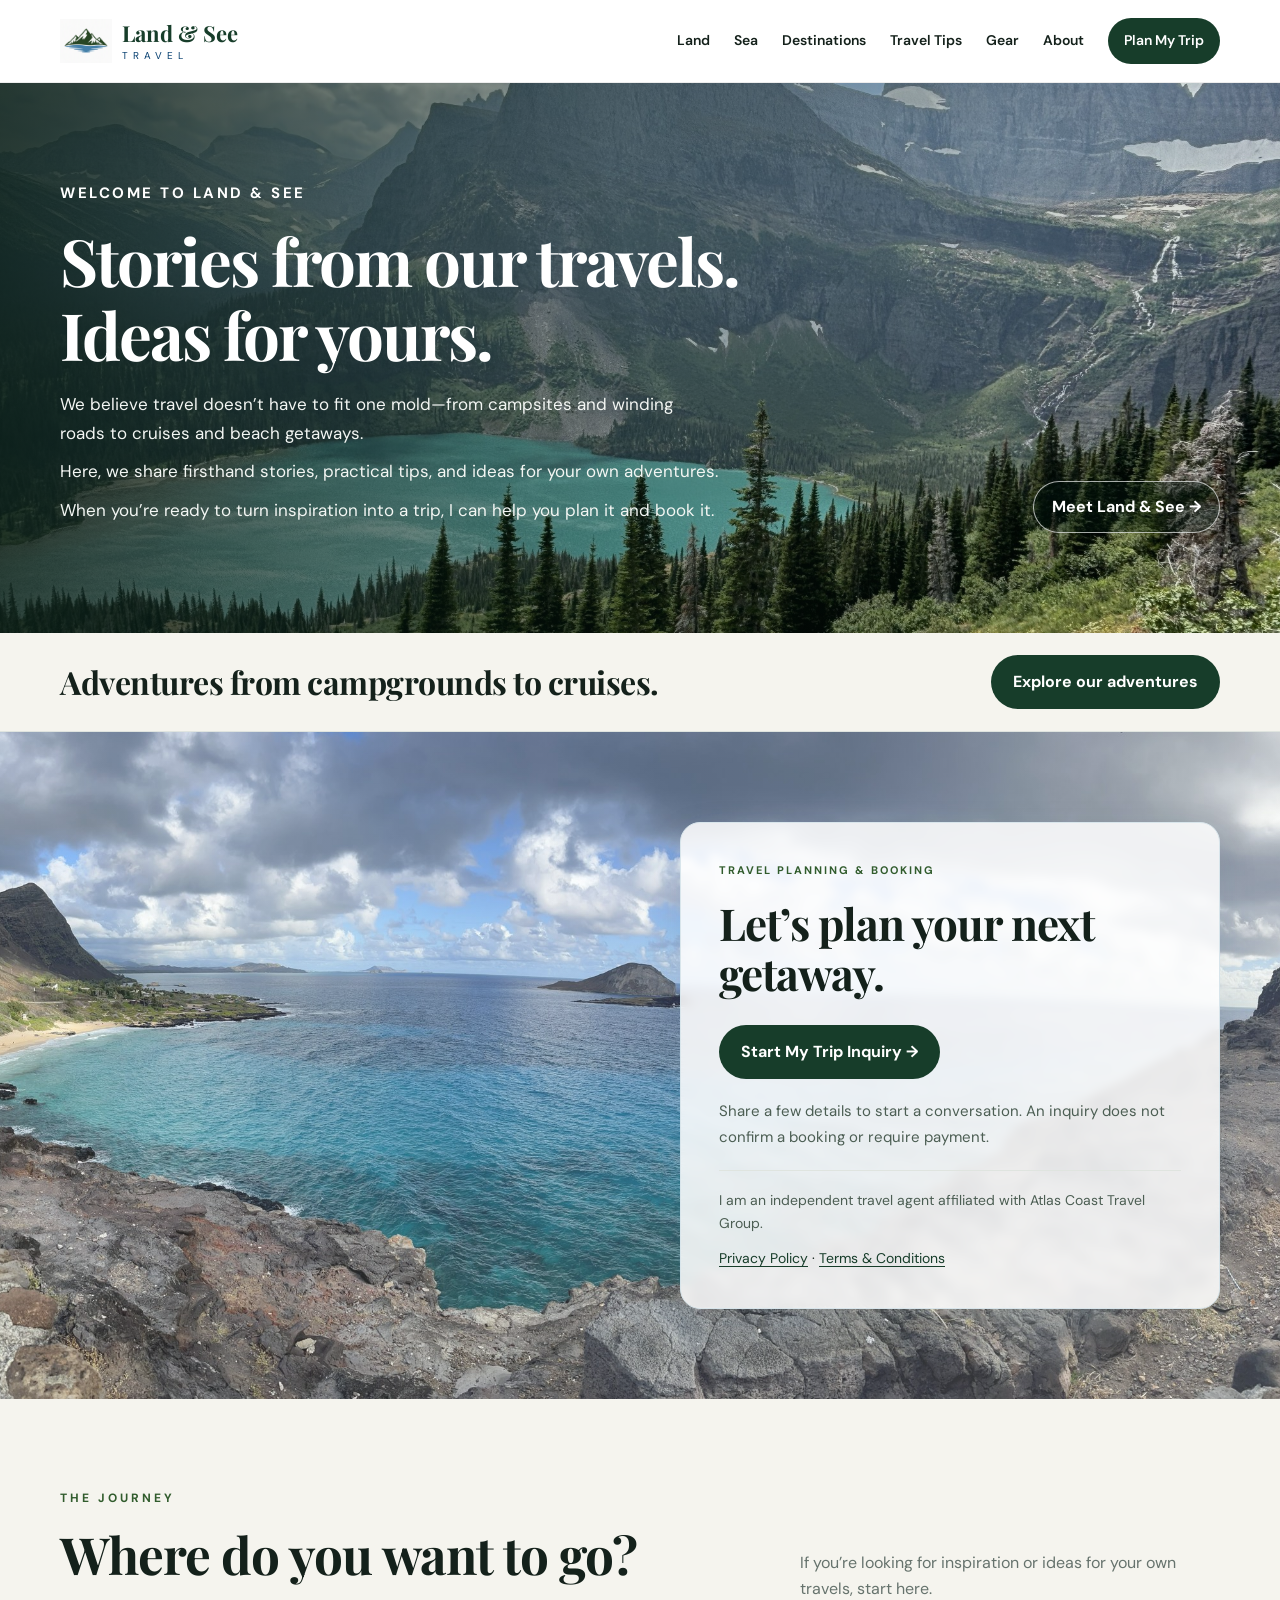
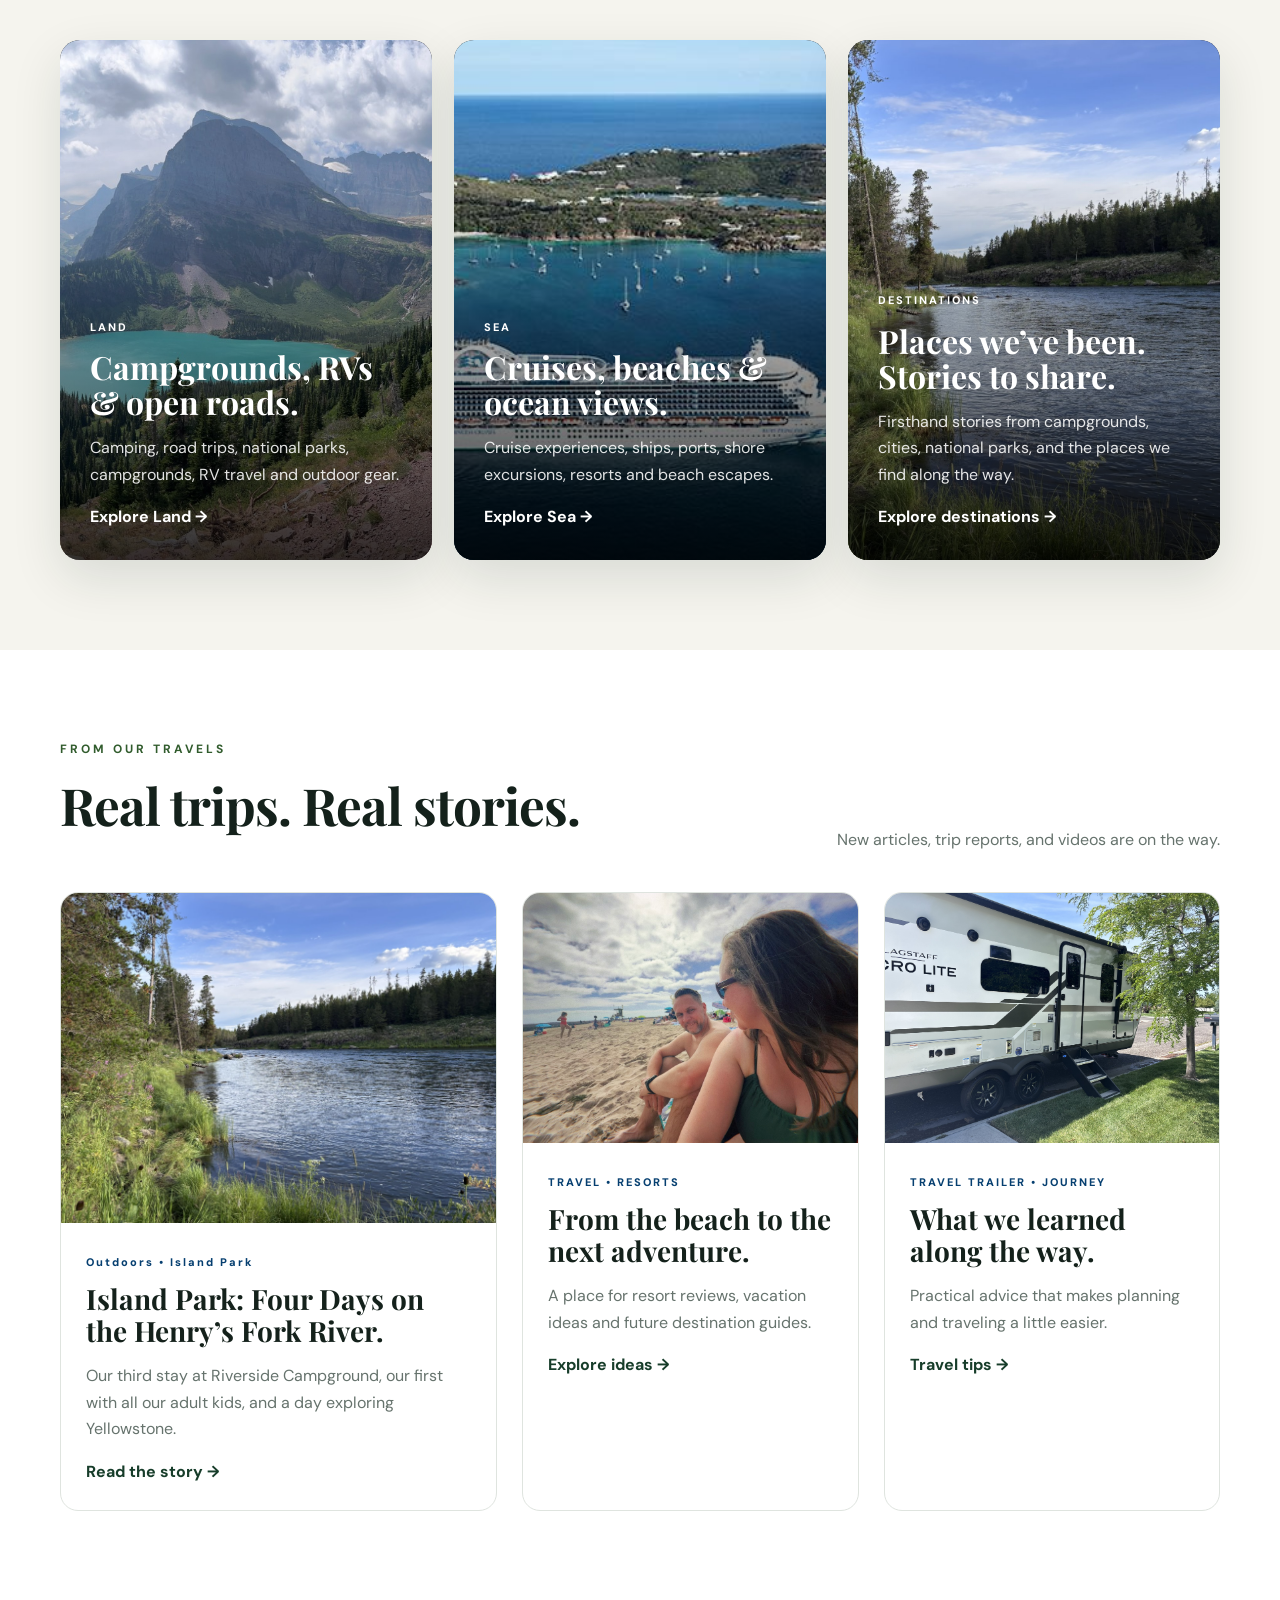
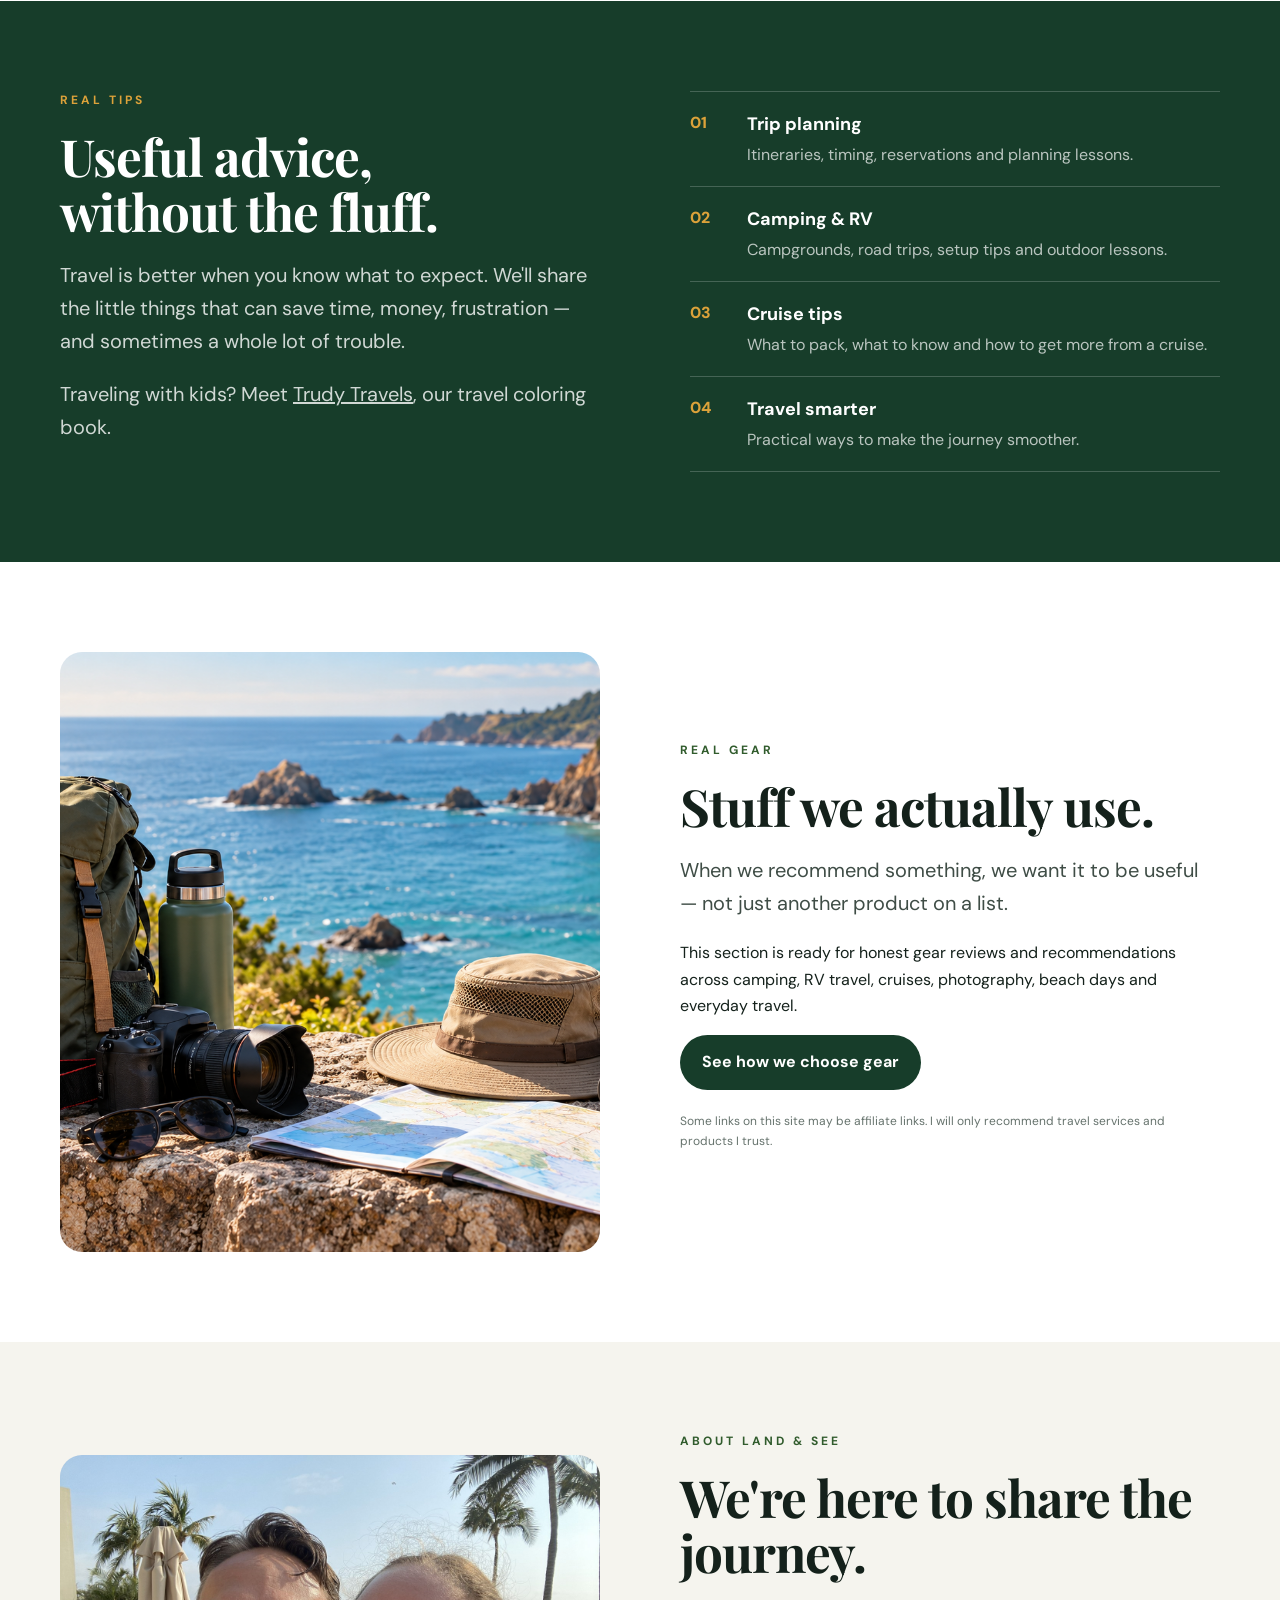
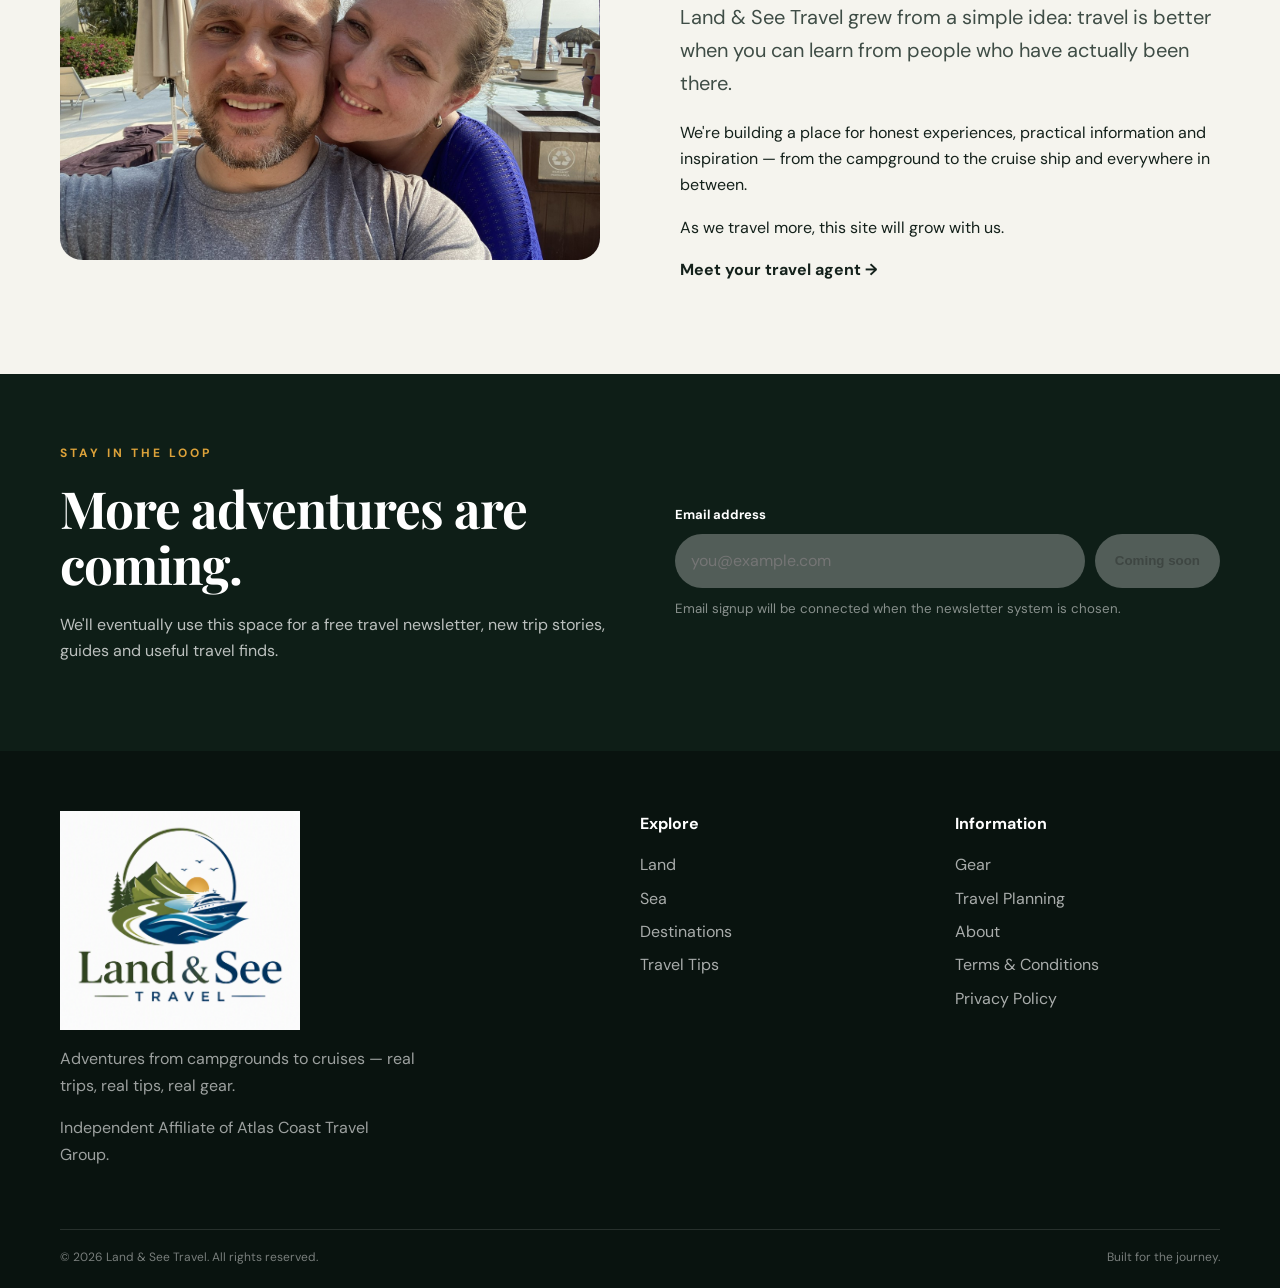
<file: index.html>
<!doctype html>
<html lang="en">
<head>
  <meta charset="utf-8">
  <meta name="viewport" content="width=device-width, initial-scale=1">
  <title>Land & See Travel | Real Trips. Real Tips. Real Gear.</title>
  <meta name="description" content="Land & See Travel shares real trips, practical travel tips, camping and RV adventures, cruises, destinations, and gear that actually works.">
  <meta name="theme-color" content="#173d2a">
  <meta property="og:title" content="Land & See Travel">
  <meta property="og:description" content="Adventures from campgrounds to cruises — real trips, real tips, real gear.">
  <meta property="og:type" content="website">
  <link rel="icon" href="assets/logo-mark.png">
  <link rel="preconnect" href="https://fonts.googleapis.com">
  <link rel="preconnect" href="https://fonts.gstatic.com" crossorigin>
  <link href="https://fonts.googleapis.com/css2?family=DM+Sans:wght@400;500;600;700&family=Playfair+Display:wght@600;700&display=swap" rel="stylesheet">
  <link rel="stylesheet" href="styles.css?v=single-card-4">
</head>
<body class="home-page">

  <header class="site-header">
    <div class="container nav-wrap">
      <a class="brand" href="#top" aria-label="Land & See Travel home">
        <img src="assets/logo-mark.png" alt="Land & See Travel" class="brand-mark">
        <span class="brand-text"><strong>Land &amp; See</strong><small>TRAVEL</small></span>
      </a>

      <button class="menu-toggle" aria-label="Open navigation" aria-expanded="false">☰</button>

      <nav class="nav">
        <a href="#land">Land</a>
        <a href="#sea">Sea</a>
        <a href="Destinations.html">Destinations</a>
        <a href="#tips">Travel Tips</a>
        <a href="#gear">Gear</a>
        <a href="#about">About</a>
        <a class="nav-cta" href="/#booking">Plan My Trip</a>
      </nav>
    </div>
  </header>

  <main id="top">

    <section class="hero">
      <div class="hero-image" role="img" aria-label="Mountain lake landscape"></div>
      <div class="hero-overlay"></div>

      <div class="container hero-content">
        <p class="eyebrow">WELCOME TO LAND &amp; SEE</p>
        <h1>Stories from our travels.<br><em>Ideas for yours.</em></h1>
        <div class="hero-welcome-copy">
          <p>We believe travel doesn’t have to fit one mold—from campsites and winding roads to cruises and beach getaways.</p>
          <p>Here, we share firsthand stories, practical tips, and ideas for your own adventures.</p>
          <p>When you’re ready to turn inspiration into a trip, I can help you plan it and book it.</p>
        </div>
        <a class="hero-meet-link text-link light" href="#about">Meet Land &amp; See →</a>
      </div>
    </section>

    <section class="intro section" aria-labelledby="explore-title">
      <div class="container explore-band">
        <h2 id="explore-title">Adventures from campgrounds to cruises.</h2>
        <div class="hero-actions">
          <a class="button button-dark" href="#adventures">Explore our adventures</a>
        </div>
      </div>
    </section>

    <section id="booking" class="section booking-section" aria-labelledby="booking-title">
      <span id="plan" class="booking-anchor" aria-hidden="true"></span>
      <div class="container booking-inner">
        <div class="booking-card">
          <p class="eyebrow green">TRAVEL PLANNING &amp; BOOKING</p>
          <h2 id="booking-title">Let’s plan your next getaway.</h2>
          <a class="button button-dark" href="https://book.landseetravel.com/form/atlas-466cce">Start My Trip Inquiry →</a>
          <p class="booking-help">Share a few details to start a conversation. An inquiry does not confirm a booking or require payment.</p>
          <p class="booking-affiliation">I am an independent travel agent affiliated with Atlas Coast Travel Group.</p>
          <p class="booking-policies"><a href="privacy-policy.html">Privacy Policy</a> · <a href="Terms-and-Conditions.html">Terms &amp; Conditions</a></p>
        </div>
      </div>
    </section>


    <section id="adventures" class="section soft">
      <div class="container">

        <div class="section-heading">
          <div>
            <p class="eyebrow green">THE JOURNEY</p>
            <h2>Where do you want to go?</h2>
          </div>
          <p>If you’re looking for inspiration or ideas for your own travels, start here.</p>
        </div>

        <div class="adventure-grid">

          <a id="land" class="adventure-card card-land" href="Land-Travel.html">
            <img src="assets/mountain-road.jpeg" alt="Road through a mountain landscape" loading="lazy">
            <div class="card-content">
              <span>LAND</span>
              <h3>Campgrounds, RVs &amp; open roads.</h3>
              <p>Camping, road trips, national parks, campgrounds, RV travel and outdoor gear.</p>
              <strong>Explore Land →</strong>
            </div>
          </a>

          <a id="sea" class="adventure-card card-sea" href="#latest">
            <img src="assets/princess-ship.jpg" alt="Princess cruise ship at sea" loading="lazy">
            <div class="card-content">
              <span>SEA</span>
              <h3>Cruises, beaches &amp; ocean views.</h3>
              <p>Cruise experiences, ships, ports, shore excursions, resorts and beach escapes.</p>
              <strong>Explore Sea →</strong>
            </div>
          </a>

          <a id="destinations" class="adventure-card card-dest" href="Destinations.html">
            <img src="assets/island-park/river-at-camp.jpg" alt="The Henry’s Fork beside our campsite in Island Park" loading="lazy">
            <div class="card-content">
              <span>DESTINATIONS</span>
              <h3>Places we’ve been. Stories to share.</h3>
              <p>Firsthand stories from campgrounds, cities, national parks, and the places we find along the way.</p>
              <strong>Explore destinations →</strong>
            </div>
          </a>

        </div>
      </div>
    </section>

    <section id="latest" class="section">
      <div class="container">

        <div class="section-heading">
          <div>
            <p class="eyebrow green">FROM OUR TRAVELS</p>
            <h2>Real trips. Real stories.</h2>
          </div>
          <p>New articles, trip reports, and videos are on the way.</p>
        </div>

        <div class="story-grid">

          <article class="story featured">
            <img src="assets/island-park/river-at-camp.jpg" alt="The Henry’s Fork River in Island Park" loading="lazy">
            <div class="story-body">
              <span class="tag">Outdoors • Island Park</span>
              <h3>Island Park: Four Days on the Henry’s Fork River.</h3>
              <p>Our third stay at Riverside Campground, our first with all our adult kids, and a day exploring Yellowstone.</p>
              <a href="Island-Park.html">Read the story →</a>
            </div>
          </article>

          <article class="story">
            <img src="assets/resort-couple.jpeg" alt="Travelers at a beach resort" loading="lazy">
            <div class="story-body">
              <span class="tag">TRAVEL • RESORTS</span>
              <h3>From the beach to the next adventure.</h3>
              <p>A place for resort reviews, vacation ideas and future destination guides.</p>
              <a href="Destinations.html">Explore ideas →</a>
            </div>
          </article>

          <article class="story">
            <img src="assets/Flagstaff-trailer.jpg" alt="Picture of Trailer in front of house" loading="lazy">
            <div class="story-body">
              <span class="tag">TRAVEL TRAILER • JOURNEY</span>
              <h3>What we learned along the way.</h3>
              <p>Practical advice that makes planning and traveling a little easier.</p>
              <a href="#tips">Travel tips →</a>
            </div>
          </article>

        </div>
      </div>
    </section>

    <section id="tips" class="section dark-section">
      <div class="container feature-grid">

        <div>
          <p class="eyebrow gold">REAL TIPS</p>
          <h2>Useful advice,<br>without the fluff.</h2>
          <p class="large">Travel is better when you know what to expect. We'll share the little things that can save time, money, frustration — and sometimes a whole lot of trouble.</p>
         <p class="large">Traveling with kids? Meet <a href="Trudy-Travels.html">Trudy Travels</a>, our travel coloring book.</p>
        </div>

        <div class="tips-list">
          <div>
            <span>01</span>
            <strong>Trip planning</strong>
            <p>Itineraries, timing, reservations and planning lessons.</p>
          </div>

          <div>
            <span>02</span>
            <strong>Camping &amp; RV</strong>
            <p>Campgrounds, road trips, setup tips and outdoor lessons.</p>
          </div>

          <div>
            <span>03</span>
            <strong>Cruise tips</strong>
            <p>What to pack, what to know and how to get more from a cruise.</p>
          </div>

          <div>
            <span>04</span>
            <strong>Travel smarter</strong>
            <p>Practical ways to make the journey smoother.</p>
          </div>
        </div>

      </div>
    </section>

    <section id="gear" class="section gear-section">
      <div class="container gear-grid">

        <div class="gear-image">
          <img src="assets/Travel-gear-3.jpg" alt="Travel gear for coastal adventures" loading="lazy">
        </div>

        <div class="gear-copy">
          <p class="eyebrow green">REAL GEAR</p>
          <h2>Stuff we actually use.</h2>
          <p class="lead">When we recommend something, we want it to be useful — not just another product on a list.</p>
          <p>This section is ready for honest gear reviews and recommendations across camping, RV travel, cruises, photography, beach days and everyday travel.</p>
          <a class="button button-dark" href="#about">See how we choose gear</a>
          <p class="small-note">Some links on this site may be affiliate links. I will only recommend travel services and products I trust.</p>
        </div>

      </div>
    </section>


    <section id="about" class="section about-section">
      <div class="container about-grid">

        <div class="about-photo">
          <img src="assets/ryan-angi-beach.jpg" alt="Ryan and Angi smiling together by the beach" loading="lazy">
        </div>

        <div>
          <p class="eyebrow green">ABOUT LAND &amp; SEE</p>
          <h2>We're here to share the journey.</h2>
          <p class="lead">Land &amp; See Travel grew from a simple idea: travel is better when you can learn from people who have actually been there.</p>
          <p>We're building a place for honest experiences, practical information and inspiration — from the campground to the cruise ship and everywhere in between.</p>
          <p>As we travel more, this site will grow with us.</p>
          <a class="text-link" href="https://book.landseetravel.com">Meet your travel agent →</a>
        </div>

      </div>
    </section>

    <section class="newsletter">
      <div class="container newsletter-inner">

        <div>
          <p class="eyebrow gold">STAY IN THE LOOP</p>
          <h2>More adventures are coming.</h2>
          <p>We'll eventually use this space for a free travel newsletter, new trip stories, guides and useful travel finds.</p>
        </div>

        <form class="signup-form" onsubmit="return false;">
          <label for="email">Email address</label>

          <div class="form-row">
            <input id="email" type="email" placeholder="you@example.com" disabled>
            <button type="submit" disabled>Coming soon</button>
          </div>

          <small>Email signup will be connected when the newsletter system is chosen.</small>
        </form>

      </div>
    </section>

  </main>

  <footer class="footer">
    <div class="container footer-grid">

      <div>
        <img src="assets/logo-full.png" alt="Land & See Travel" class="footer-logo">
        <p>Adventures from campgrounds to cruises — real trips, real tips, real gear.</p>
        <p>Independent Affiliate of Atlas Coast Travel Group.</p>
      </div>

      <div>
        <h4>Explore</h4>
        <a href="#land">Land</a>
        <a href="#sea">Sea</a>
        <a href="Destinations.html">Destinations</a>
        <a href="#tips">Travel Tips</a>
      </div>

      <div>
        <h4>Information</h4>
        <a href="#gear">Gear</a>
        <a href="/#booking">Travel Planning</a>
        <a href="#about">About</a>
        <a href="Terms-and-Conditions.html">Terms &amp; Conditions</a>
        <a href="privacy-policy.html">Privacy Policy</a>
      </div>

    </div>

    <div class="container footer-bottom">
      <span>© <span id="year"></span> Land &amp; See Travel. All rights reserved.</span>
      <span>Built for the journey.</span>
    </div>
  </footer>

  <script src="script.js"></script>
</body>
</html>
</file>
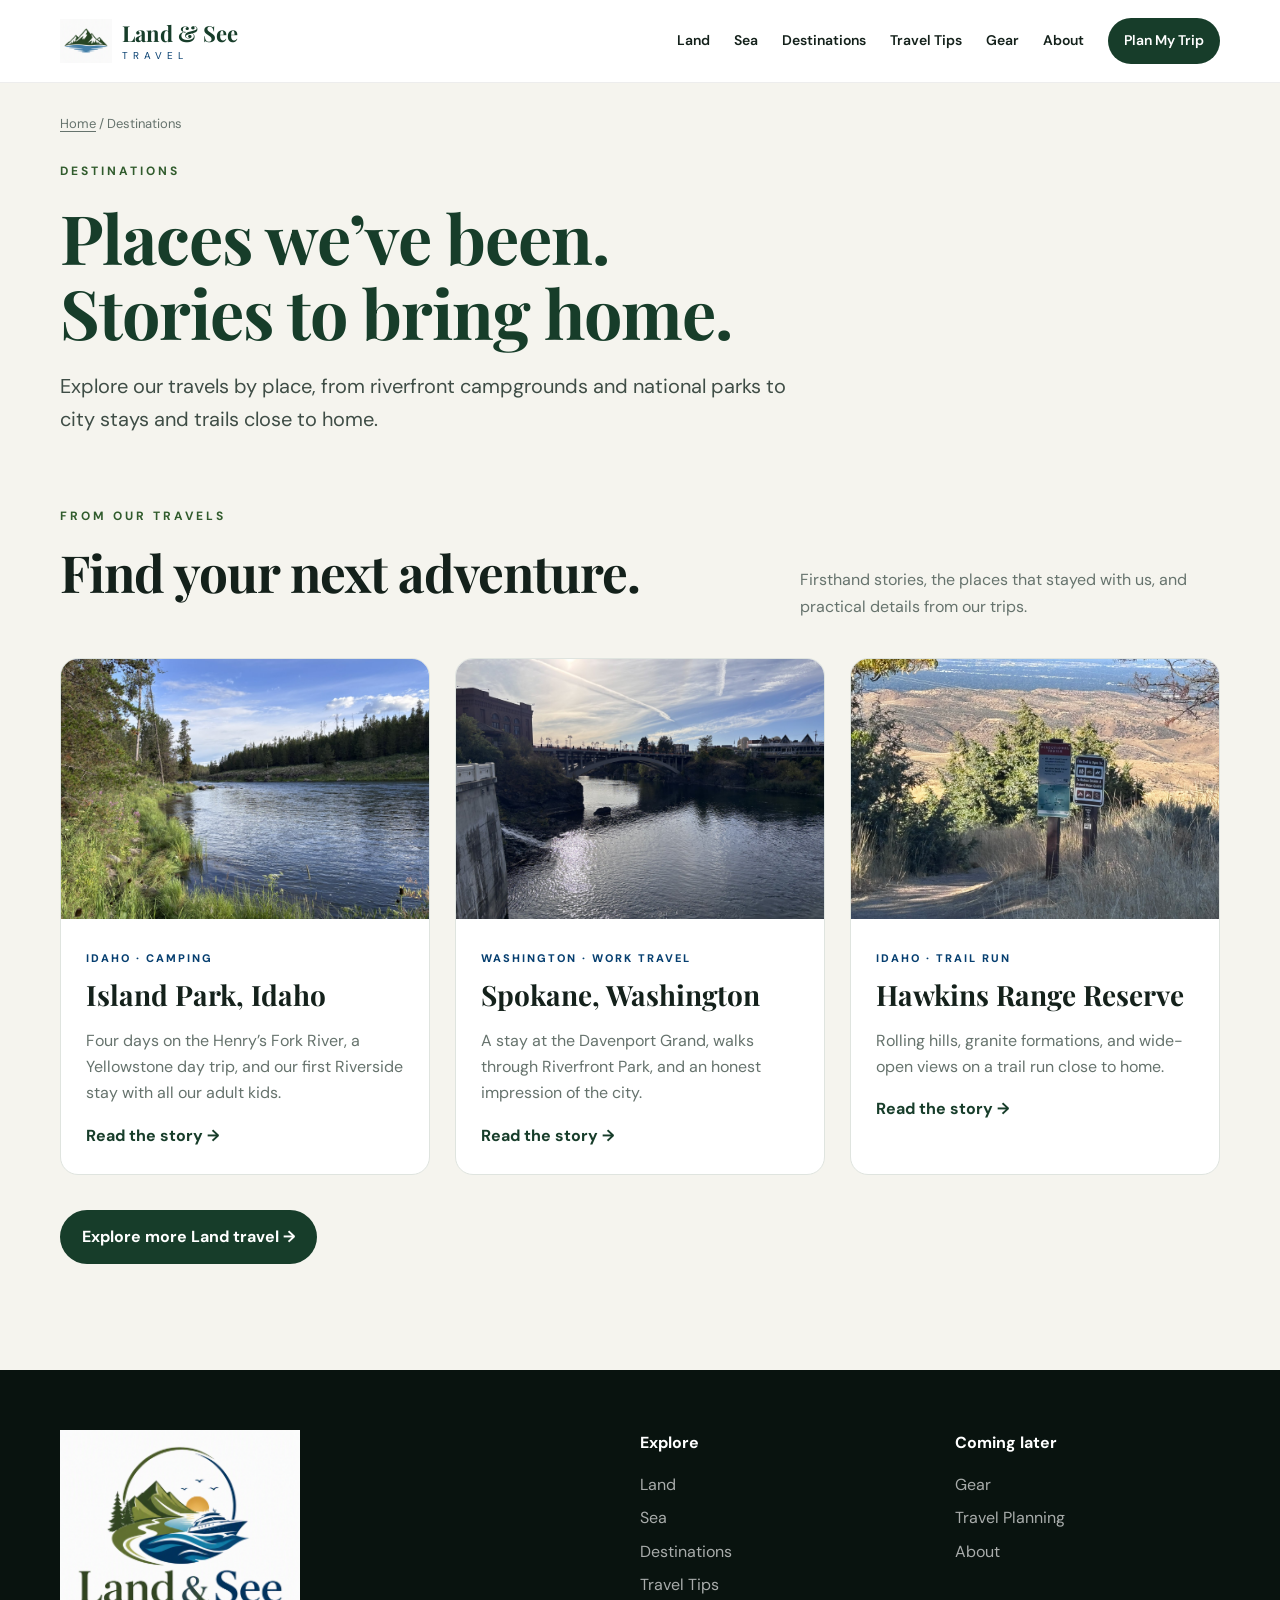
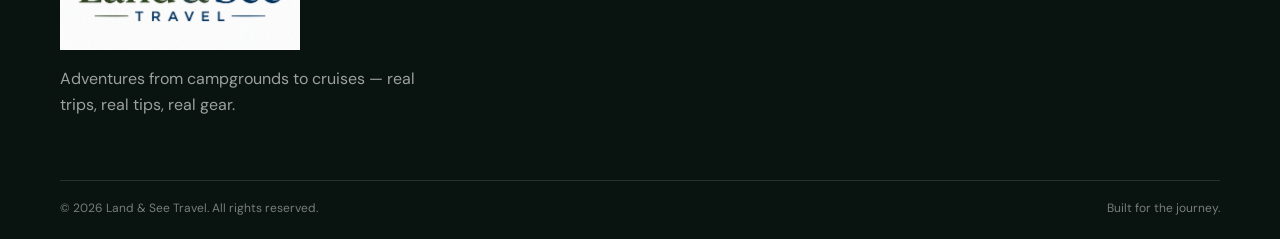
<file: Destinations.html>
<!doctype html>
<html lang="en">
<head>
  <meta charset="utf-8">
  <meta name="viewport" content="width=device-width, initial-scale=1">
  <title>Destinations | Land &amp; See Travel</title>
  <meta name="description" content="Explore firsthand destination stories from Land &amp; See Travel: Island Park, Spokane, and the Boise Foothills.">
  <meta name="theme-color" content="#173d2a">
  <meta property="og:type" content="website">
  <meta property="og:title" content="Destinations">
  <meta property="og:description" content="Explore firsthand destination stories from Land &amp; See Travel: Island Park, Spokane, and the Boise Foothills.">
  <link rel="icon" href="assets/logo-mark.png">
  <link rel="preconnect" href="https://fonts.googleapis.com">
  <link rel="preconnect" href="https://fonts.gstatic.com" crossorigin>
  <link href="https://fonts.googleapis.com/css2?family=DM+Sans:wght@400;500;600;700&amp;family=Playfair+Display:wght@600;700&amp;display=swap" rel="stylesheet">
  <link rel="stylesheet" href="styles.css">
  <link rel="stylesheet" href="destination-story.css">
</head>
<body>
<a class="skip-link" href="#main-content">Skip to content</a>
<header class="site-header">
    <div class="container nav-wrap">
      <a class="brand" href="index.html" aria-label="Land & See Travel home">
        <img src="assets/logo-mark.png" alt="Land & See Travel" class="brand-mark">
        <span class="brand-text"><strong>Land &amp; See</strong><small>TRAVEL</small></span>
      </a>

      <button class="menu-toggle" aria-label="Open navigation" aria-expanded="false">☰</button>

      <nav class="nav">
        <a href="Land-Travel.html">Land</a>
        <a href="index.html#sea">Sea</a>
        <a href="Destinations.html">Destinations</a>
        <a href="index.html#tips">Travel Tips</a>
        <a href="index.html#gear">Gear</a>
        <a href="index.html#about">About</a>
        <a class="nav-cta" href="/#booking">Plan My Trip</a>
      </nav>
    </div>
  </header>
<main id="main-content" class="destination-page">
  <div class="container destination-heading">
    <nav class="breadcrumb" aria-label="Breadcrumb"><a href="index.html">Home</a> / <span aria-current="page">Destinations</span></nav>
    <p class="eyebrow green">DESTINATIONS</p>
    <h1>Places we’ve been.<br>Stories to bring home.</h1>
    <p class="lead">Explore our travels by place, from riverfront campgrounds and national parks to city stays and trails close to home.</p>
  </div>
  <section class="section destination-list" aria-labelledby="destination-stories">
    <div class="container">
      <div class="section-heading"><div><p class="eyebrow green">FROM OUR TRAVELS</p><h2 id="destination-stories">Find your next adventure.</h2></div><p>Firsthand stories, the places that stayed with us, and practical details from our trips.</p></div>
      <div class="story-grid"><article class="story"><img src="assets/island-park/river-at-camp.jpg" alt="The Henry’s Fork beside our campsite" width="1800" height="1350" loading="lazy"><div class="story-body"><span class="tag">IDAHO · CAMPING</span><h3>Island Park, Idaho</h3><p>Four days on the Henry’s Fork River, a Yellowstone day trip, and our first Riverside stay with all our adult kids.</p><a href="Island-Park.html">Read the story →</a></div></article>
<article class="story"><img src="assets/spokane/river-city-view.jpg" alt="The Spokane River with a bridge and downtown buildings" loading="lazy"><div class="story-body"><span class="tag">WASHINGTON · WORK TRAVEL</span><h3>Spokane, Washington</h3><p>A stay at the Davenport Grand, walks through Riverfront Park, and an honest impression of the city.</p><a href="Spokane-Work-Trip.html">Read the story →</a></div></article>
<article class="story"><img src="assets/Main-Photo.JPEG" alt="A trail in the Boise Foothills" loading="lazy"><div class="story-body"><span class="tag">IDAHO · TRAIL RUN</span><h3>Hawkins Range Reserve</h3><p>Rolling hills, granite formations, and wide-open views on a trail run close to home.</p><a href="Hawkins-Range-Reserve.html">Read the story →</a></div></article></div>
      <p class="destination-land-link"><a class="button button-dark" href="Land-Travel.html">Explore more Land travel →</a></p>
    </div>
  </section>
</main>
<footer class="footer">
    <div class="container footer-grid">

      <div>
        <img src="assets/logo-full.png" alt="Land & See Travel" class="footer-logo">
        <p>Adventures from campgrounds to cruises — real trips, real tips, real gear.</p>
      </div>

      <div>
        <h4>Explore</h4>
        <a href="Land-Travel.html">Land</a>
        <a href="index.html#sea">Sea</a>
        <a href="Destinations.html">Destinations</a>
        <a href="index.html#tips">Travel Tips</a>
      </div>

      <div>
        <h4>Coming later</h4>
        <a href="index.html#gear">Gear</a>
        <a href="/#booking">Travel Planning</a>
        <a href="index.html#about">About</a>
      </div>

    </div>

    <div class="container footer-bottom">
      <span>© <span id="year"></span> Land &amp; See Travel. All rights reserved.</span>
      <span>Built for the journey.</span>
    </div>
  </footer>
<script src="script.js"></script>
</body>
</html>
</file>
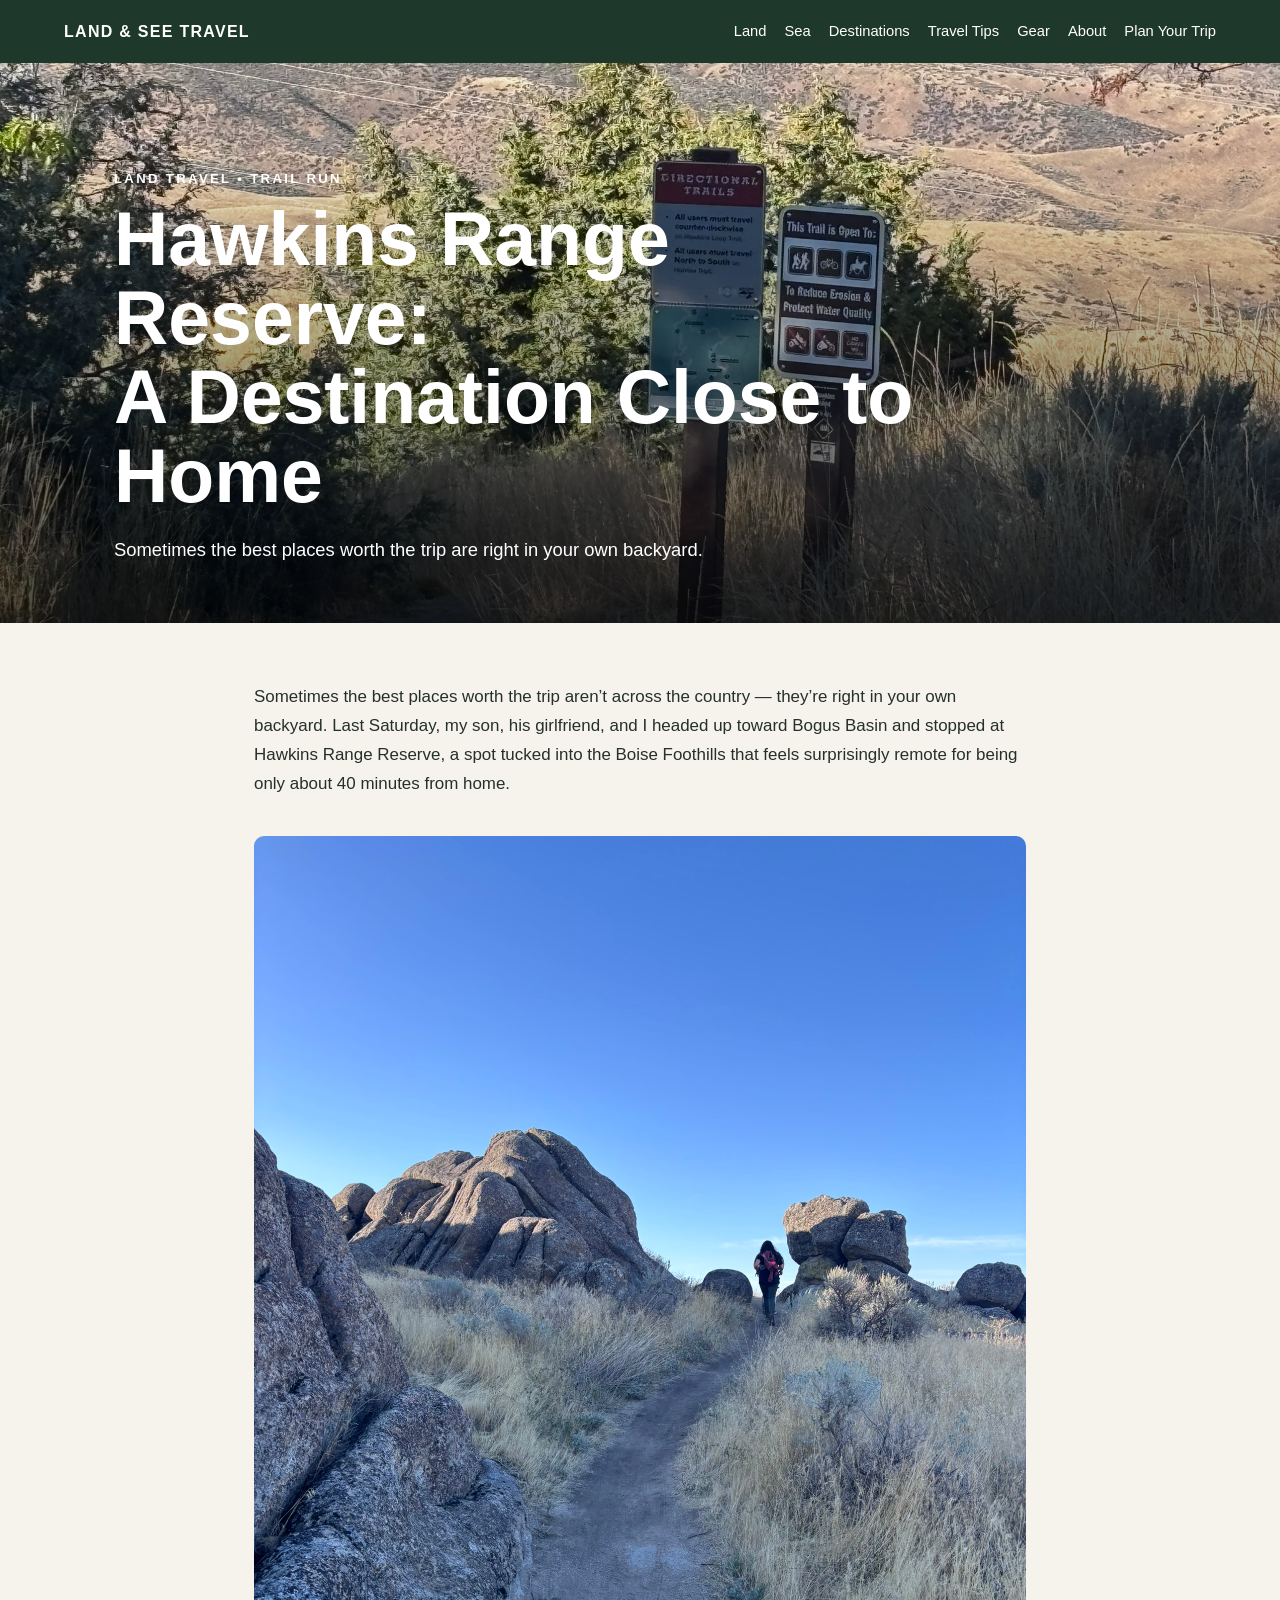
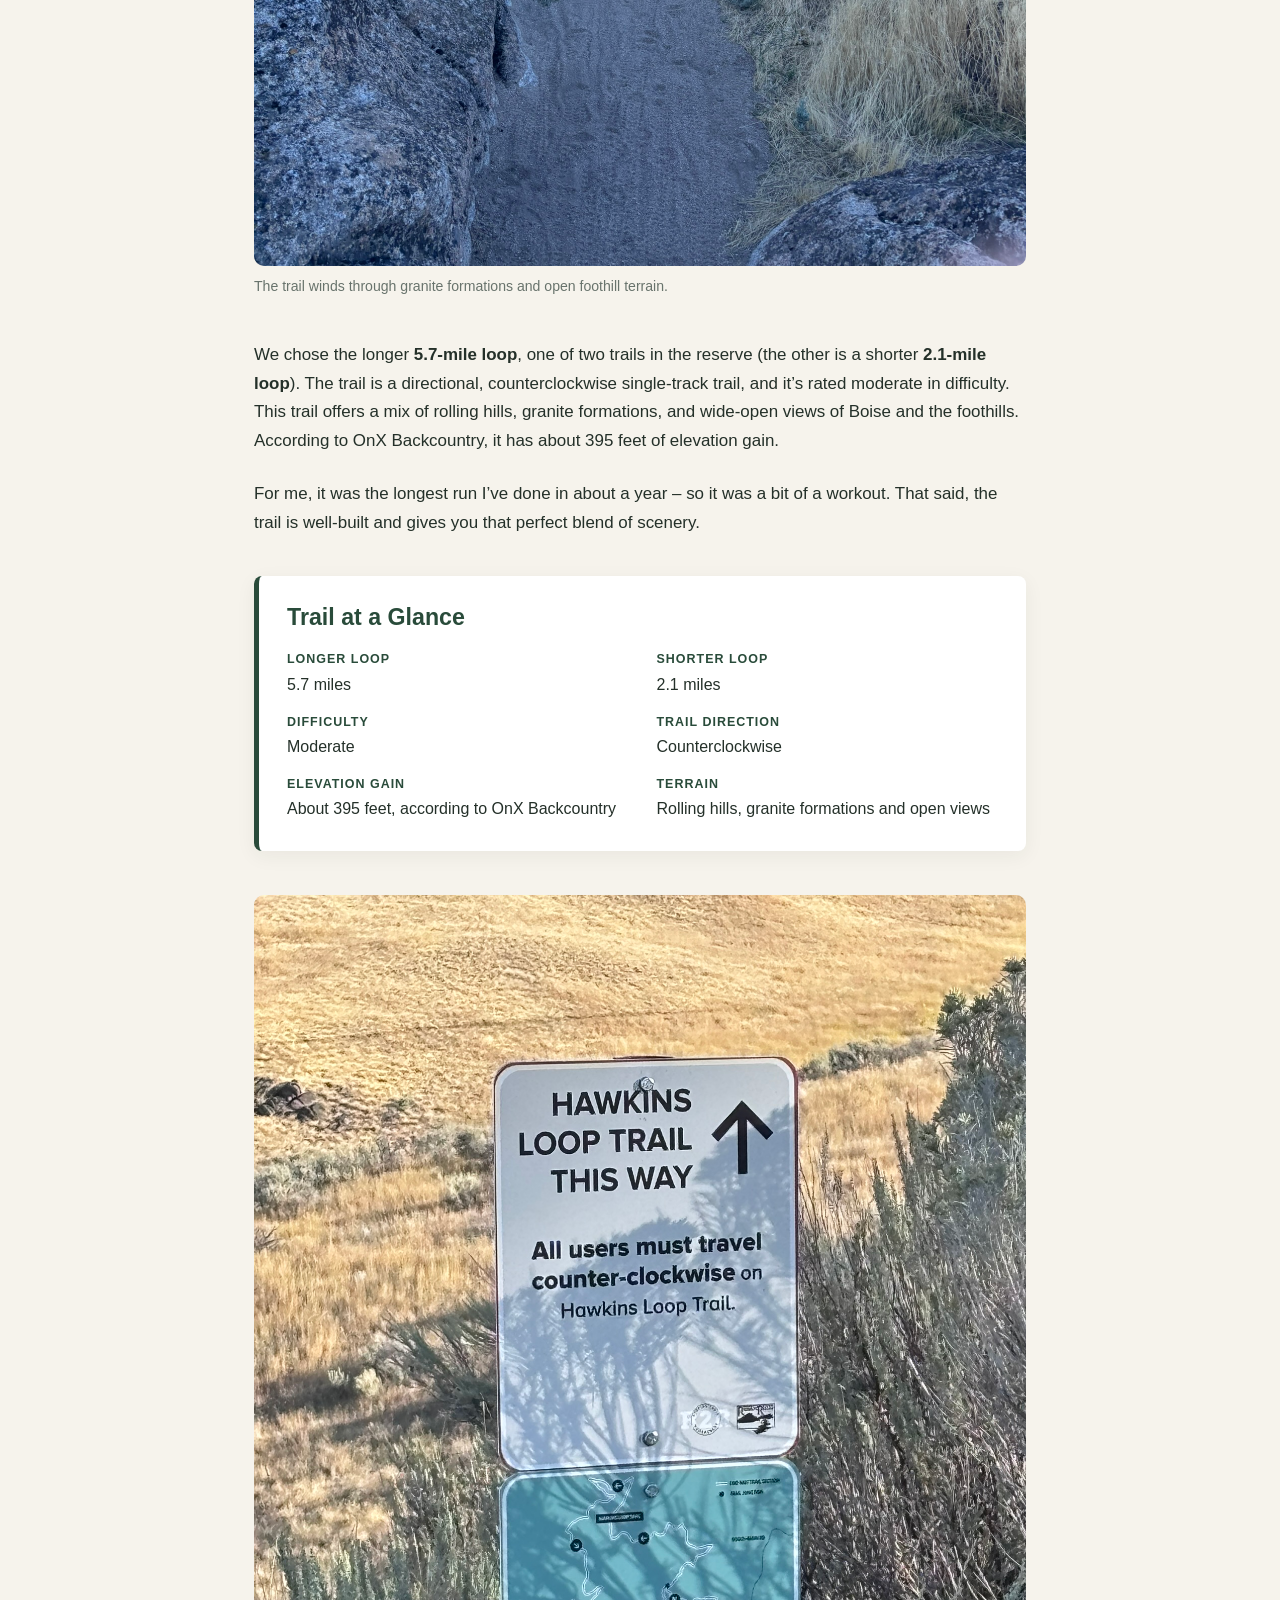
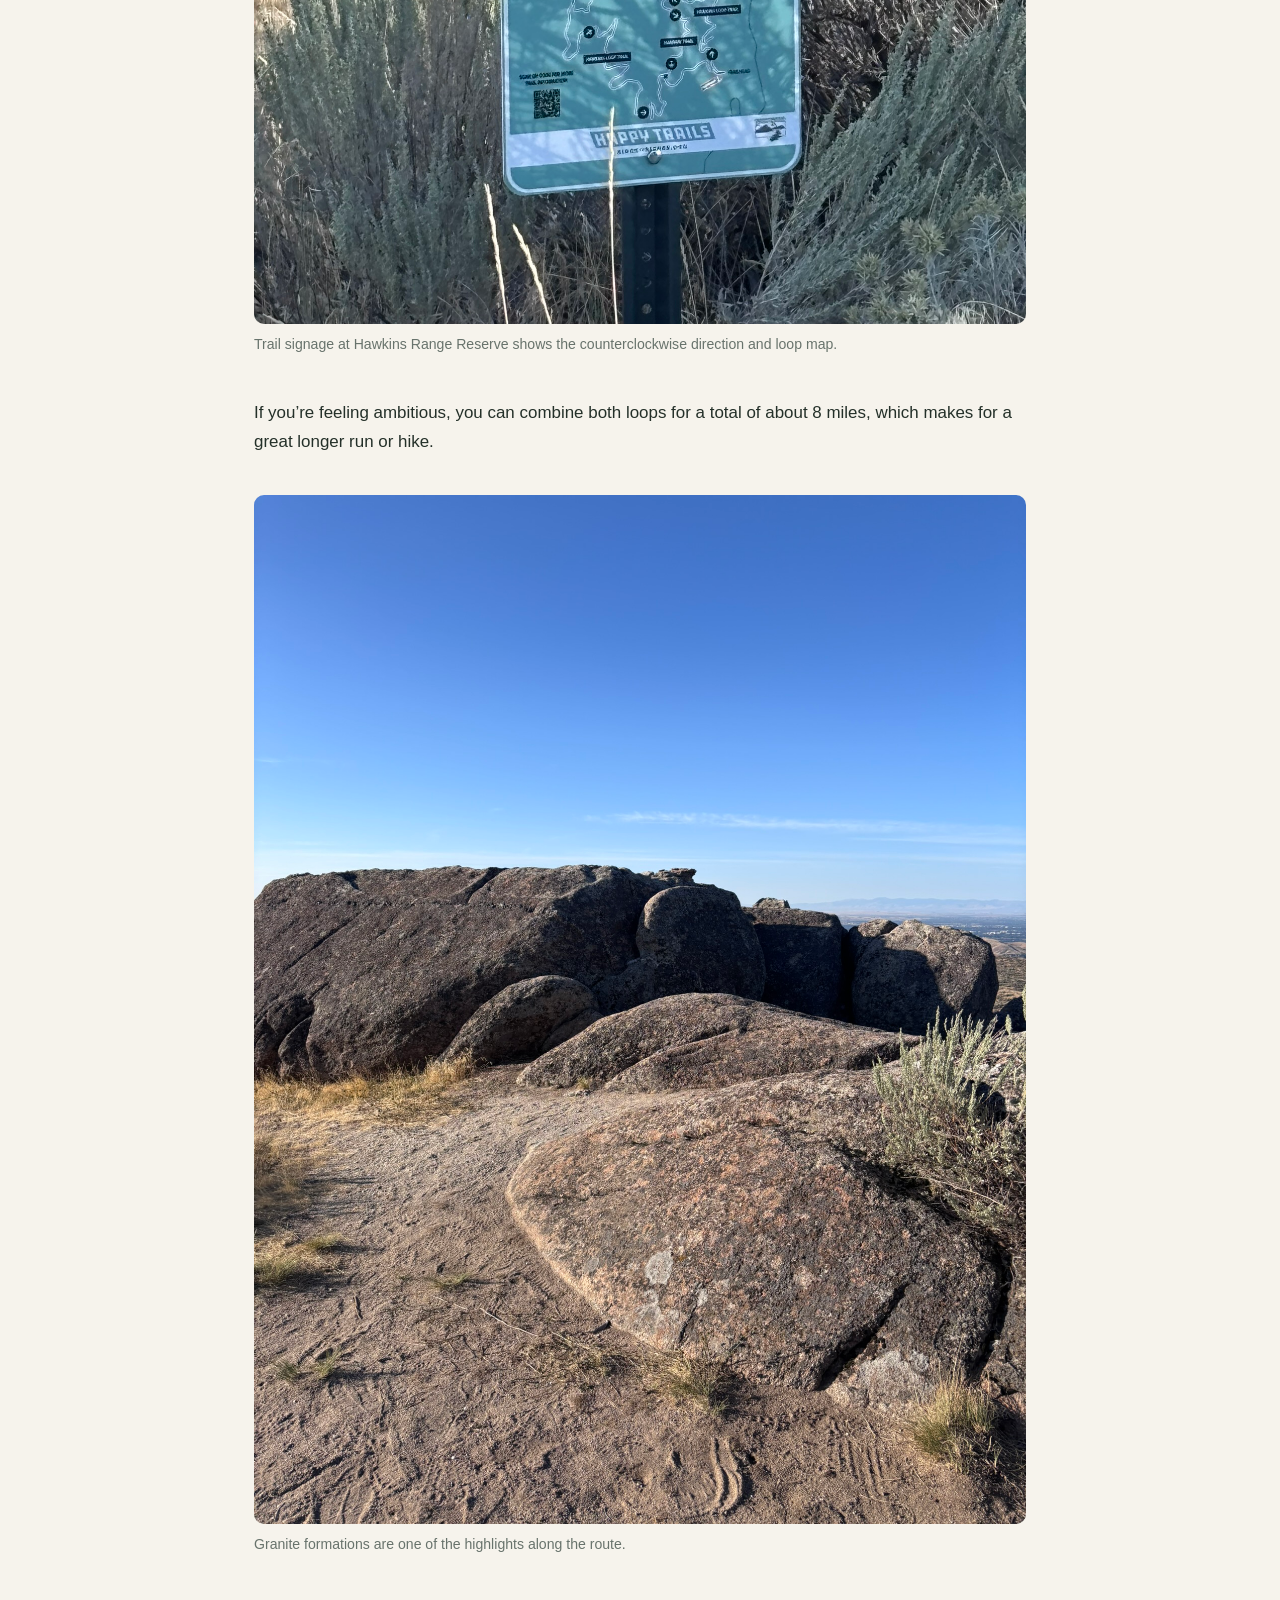
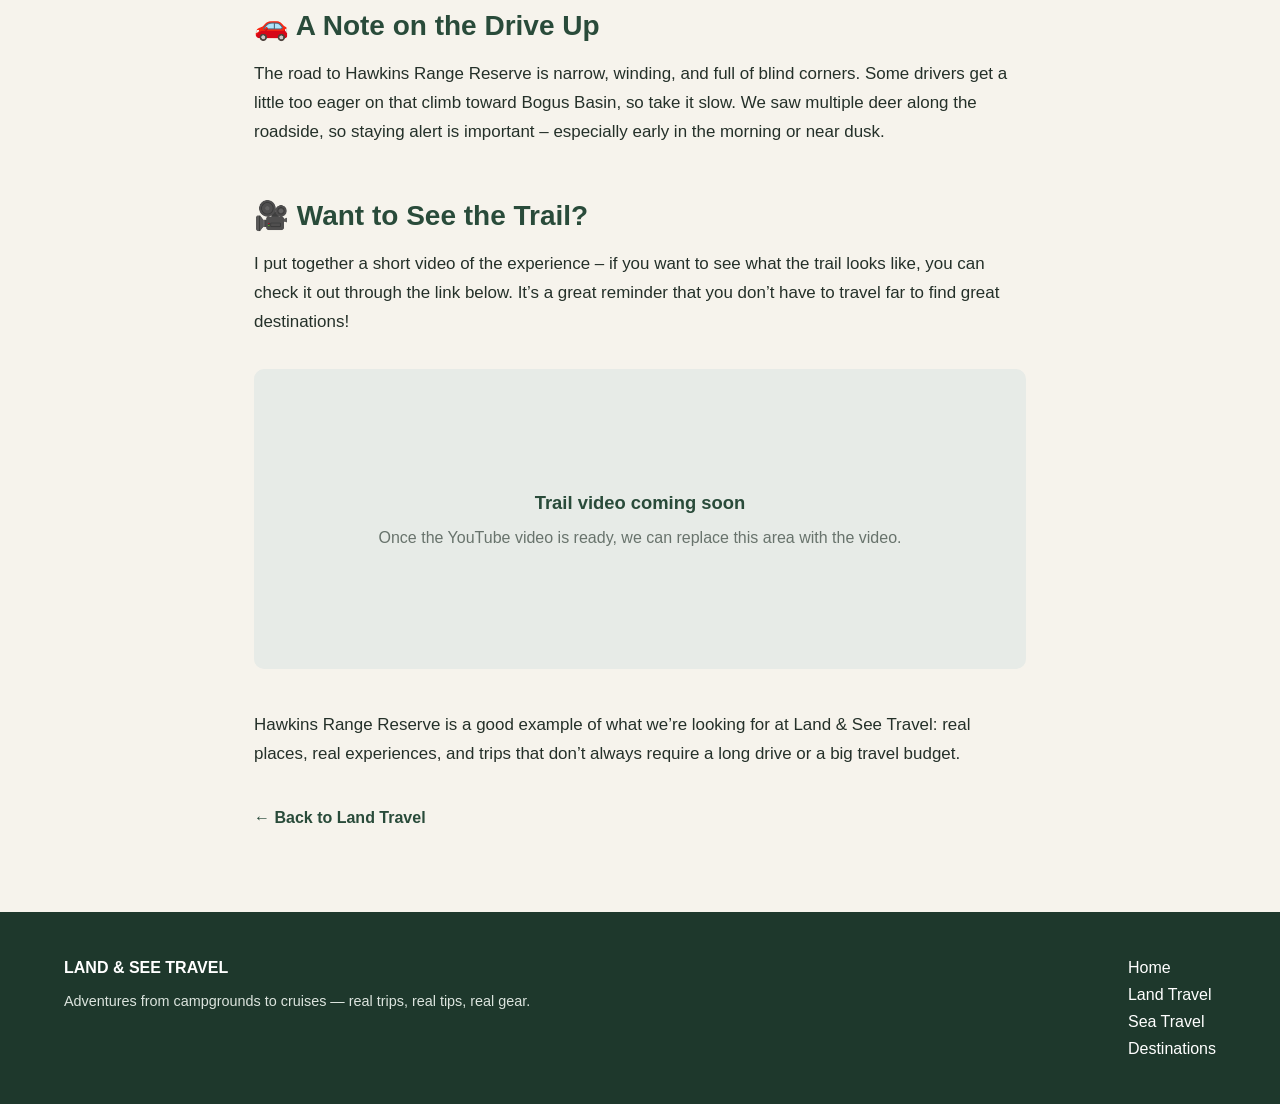
<file: Hawkins-Range-Reserve (1).html>
<!DOCTYPE html>
<html lang="en">
<head>
  <meta charset="UTF-8">
  <meta name="viewport" content="width=device-width, initial-scale=1.0">
  <title>Hawkins Range Reserve | Land &amp; See Travel</title>
  <meta name="description" content="A trail run at Hawkins Range Reserve in the Boise Foothills — a destination close to home with granite formations, open views and a moderate 5.7-mile loop.">

  <style>
    :root {
      --green: #294b3a;
      --green-dark: #1e382c;
      --cream: #f6f3ec;
      --text: #243029;
      --muted: #68736c;
      --white: #ffffff;
      --border: #dfe4df;
    }

    * {
      box-sizing: border-box;
    }

    html {
      scroll-behavior: smooth;
    }

    body {
      margin: 0;
      font-family: Arial, Helvetica, sans-serif;
      color: var(--text);
      background: var(--cream);
      line-height: 1.7;
    }

    a {
      color: inherit;
    }

    /* Header / navigation */
    .site-header {
      background: var(--green-dark);
      color: var(--white);
      padding: 18px 5%;
    }

    .nav-wrap {
      max-width: 1180px;
      margin: 0 auto;
      display: flex;
      align-items: center;
      justify-content: space-between;
      gap: 24px;
    }

    .brand {
      text-decoration: none;
      font-weight: 700;
      letter-spacing: 0.08em;
      font-size: 1rem;
      white-space: nowrap;
    }

    .nav {
      display: flex;
      flex-wrap: wrap;
      justify-content: flex-end;
      gap: 18px;
    }

    .nav a {
      color: var(--white);
      text-decoration: none;
      font-size: 0.92rem;
    }

    .nav a:hover {
      text-decoration: underline;
    }

    /* Photo hero */
    .story-hero {
      min-height: 560px;
      position: relative;
      display: flex;
      align-items: flex-end;
      background-image:
        linear-gradient(to bottom, rgba(0,0,0,0.05) 15%, rgba(0,0,0,0.72) 100%),
        url("assets/Main-Photo.JPEG");
      background-size: cover;
      background-position: center 55%;
      color: var(--white);
    }

    .story-hero-content {
      width: 100%;
      max-width: 1180px;
      margin: 0 auto;
      padding: 80px 5% 58px;
    }

    .eyebrow {
      margin: 0 0 10px;
      font-size: 0.82rem;
      font-weight: 700;
      letter-spacing: 0.18em;
      text-transform: uppercase;
    }

    .story-hero h1 {
      max-width: 850px;
      margin: 0;
      font-size: clamp(2.4rem, 6vw, 4.7rem);
      line-height: 1.05;
    }

    .story-hero h1 em {
      font-style: normal;
      display: block;
    }

    .story-hero .subtitle {
      max-width: 720px;
      margin: 18px 0 0;
      font-size: 1.15rem;
    }

    /* Article */
    .article-wrap {
      max-width: 900px;
      margin: 0 auto;
      padding: 60px 5% 80px;
    }

    .article p {
      margin: 0 0 24px;
      font-size: 1.06rem;
    }

    .article h2 {
      margin: 52px 0 18px;
      color: var(--green);
      font-size: 1.75rem;
      line-height: 1.2;
    }

    .photo {
      margin: 38px 0 42px;
    }

    .photo img {
      display: block;
      width: 100%;
      height: auto;
      border-radius: 10px;
    }

    .photo figcaption {
      margin-top: 9px;
      color: var(--muted);
      font-size: 0.88rem;
    }

    .glance {
      margin: 38px 0 44px;
      padding: 28px;
      background: var(--white);
      border-left: 5px solid var(--green);
      border-radius: 8px;
      box-shadow: 0 5px 20px rgba(35, 48, 41, 0.06);
    }

    .glance h2 {
      margin: 0 0 18px;
      font-size: 1.45rem;
    }

    .glance-grid {
      display: grid;
      grid-template-columns: repeat(2, minmax(0, 1fr));
      gap: 14px 28px;
    }

    .glance-item strong {
      display: block;
      color: var(--green);
      font-size: 0.78rem;
      letter-spacing: 0.08em;
      text-transform: uppercase;
    }

    .glance-item span {
      display: block;
    }

    .video-box {
      margin: 32px 0 42px;
      min-height: 300px;
      display: flex;
      align-items: center;
      justify-content: center;
      text-align: center;
      padding: 40px;
      background: #e7ebe7;
      border-radius: 10px;
      color: var(--muted);
    }

    .video-box strong {
      display: block;
      color: var(--green);
      margin-bottom: 6px;
      font-size: 1.15rem;
    }

    .back-link {
      display: inline-block;
      margin-top: 12px;
      color: var(--green);
      font-weight: 700;
      text-decoration: none;
    }

    .back-link:hover {
      text-decoration: underline;
    }

    /* Footer */
    .site-footer {
      background: var(--green-dark);
      color: var(--white);
      padding: 42px 5%;
    }

    .footer-wrap {
      max-width: 1180px;
      margin: 0 auto;
      display: flex;
      justify-content: space-between;
      gap: 30px;
    }

    .footer-wrap a {
      color: var(--white);
      text-decoration: none;
    }

    .footer-wrap a:hover {
      text-decoration: underline;
    }

    .footer-copy {
      color: #dce4de;
      margin: 8px 0 0;
      font-size: 0.9rem;
    }

    @media (max-width: 700px) {
      .nav-wrap,
      .footer-wrap {
        flex-direction: column;
        align-items: flex-start;
      }

      .nav {
        justify-content: flex-start;
      }

      .story-hero {
        min-height: 500px;
        background-position: center center;
      }

      .story-hero-content {
        padding-top: 70px;
        padding-bottom: 42px;
      }

      .story-hero h1 {
        font-size: 2.45rem;
      }

      .article-wrap {
        padding-top: 44px;
      }

      .glance-grid {
        grid-template-columns: 1fr;
      }

      .photo {
        margin-top: 30px;
        margin-bottom: 34px;
      }
    }
  </style>
</head>

<body>

  <header class="site-header">
    <div class="nav-wrap">
      <a class="brand" href="index.html">LAND &amp; SEE TRAVEL</a>

      <nav class="nav" aria-label="Main navigation">
        <a href="Land-Travel.html">Land</a>
        <a href="index.html#sea">Sea</a>
        <a href="index.html#destinations">Destinations</a>
        <a href="index.html#tips">Travel Tips</a>
        <a href="index.html#gear">Gear</a>
        <a href="index.html#about">About</a>
        <a href="index.html#plan">Plan Your Trip</a>
      </nav>
    </div>
  </header>

  <main>

    <section class="story-hero">
      <div class="story-hero-content">
        <p class="eyebrow">Land Travel • Trail Run</p>
        <h1>Hawkins Range Reserve:<br><em>A Destination Close to Home</em></h1>
        <p class="subtitle">Sometimes the best places worth the trip are right in your own backyard.</p>
      </div>
    </section>

    <article class="article-wrap article">

      <p>
        Sometimes the best places worth the trip aren’t across the country — they’re right in your own backyard. Last Saturday, my son, his girlfriend, and I headed up toward Bogus Basin and stopped at Hawkins Range Reserve, a spot tucked into the Boise Foothills that feels surprisingly remote for being only about 40 minutes from home.
      </p>

      <figure class="photo">
        <img src="assets/Run Photo 1.JPEG" alt="Trail winding between granite formations at Hawkins Range Reserve" loading="lazy">
        <figcaption>The trail winds through granite formations and open foothill terrain.</figcaption>
      </figure>

      <p>
        We chose the longer <strong>5.7-mile loop</strong>, one of two trails in the reserve (the other is a shorter <strong>2.1-mile loop</strong>). The trail is a directional, counterclockwise single-track trail, and it’s rated moderate in difficulty. This trail offers a mix of rolling hills, granite formations, and wide-open views of Boise and the foothills. According to OnX Backcountry, it has about 395 feet of elevation gain.
      </p>

      <p>
        For me, it was the longest run I’ve done in about a year – so it was a bit of a workout. That said, the trail is well-built and gives you that perfect blend of scenery.
      </p>

      <div class="glance">
        <h2>Trail at a Glance</h2>

        <div class="glance-grid">
          <div class="glance-item">
            <strong>Longer loop</strong>
            <span>5.7 miles</span>
          </div>

          <div class="glance-item">
            <strong>Shorter loop</strong>
            <span>2.1 miles</span>
          </div>

          <div class="glance-item">
            <strong>Difficulty</strong>
            <span>Moderate</span>
          </div>

          <div class="glance-item">
            <strong>Trail direction</strong>
            <span>Counterclockwise</span>
          </div>

          <div class="glance-item">
            <strong>Elevation gain</strong>
            <span>About 395 feet, according to OnX Backcountry</span>
          </div>

          <div class="glance-item">
            <strong>Terrain</strong>
            <span>Rolling hills, granite formations and open views</span>
          </div>
        </div>
      </div>

      <figure class="photo">
        <img src="assets/Trail-Glance.JPEG" alt="Hawkins Loop Trail sign and trail map" loading="lazy">
        <figcaption>Trail signage at Hawkins Range Reserve shows the counterclockwise direction and loop map.</figcaption>
      </figure>

      <p>
        If you’re feeling ambitious, you can combine both loops for a total of about 8 miles, which makes for a great longer run or hike.
      </p>

      <figure class="photo">
        <img src="assets/Run Photo 2.JPEG" alt="Granite formations and open views along Hawkins Range Reserve" loading="lazy">
        <figcaption>Granite formations are one of the highlights along the route.</figcaption>
      </figure>

      <h2>🚗 A Note on the Drive Up</h2>

      <p>
        The road to Hawkins Range Reserve is narrow, winding, and full of blind corners. Some drivers get a little too eager on that climb toward Bogus Basin, so take it slow. We saw multiple deer along the roadside, so staying alert is important – especially early in the morning or near dusk.
      </p>

      <h2>🎥 Want to See the Trail?</h2>

      <p>
        I put together a short video of the experience – if you want to see what the trail looks like, you can check it out through the link below. It’s a great reminder that you don’t have to travel far to find great destinations!
      </p>

      <div class="video-box">
        <div>
          <strong>Trail video coming soon</strong>
          <span>Once the YouTube video is ready, we can replace this area with the video.</span>
        </div>
      </div>

      <p>
        Hawkins Range Reserve is a good example of what we’re looking for at Land &amp; See Travel: real places, real experiences, and trips that don’t always require a long drive or a big travel budget.
      </p>

      <a class="back-link" href="Land-Travel.html">← Back to Land Travel</a>

    </article>
  </main>

  <footer class="site-footer">
    <div class="footer-wrap">
      <div>
        <strong>LAND &amp; SEE TRAVEL</strong>
        <p class="footer-copy">Adventures from campgrounds to cruises — real trips, real tips, real gear.</p>
      </div>

      <div>
        <a href="index.html">Home</a><br>
        <a href="Land-Travel.html">Land Travel</a><br>
        <a href="index.html#sea">Sea Travel</a><br>
        <a href="index.html#destinations">Destinations</a>
      </div>
    </div>
  </footer>

</body>
</html>
</file>
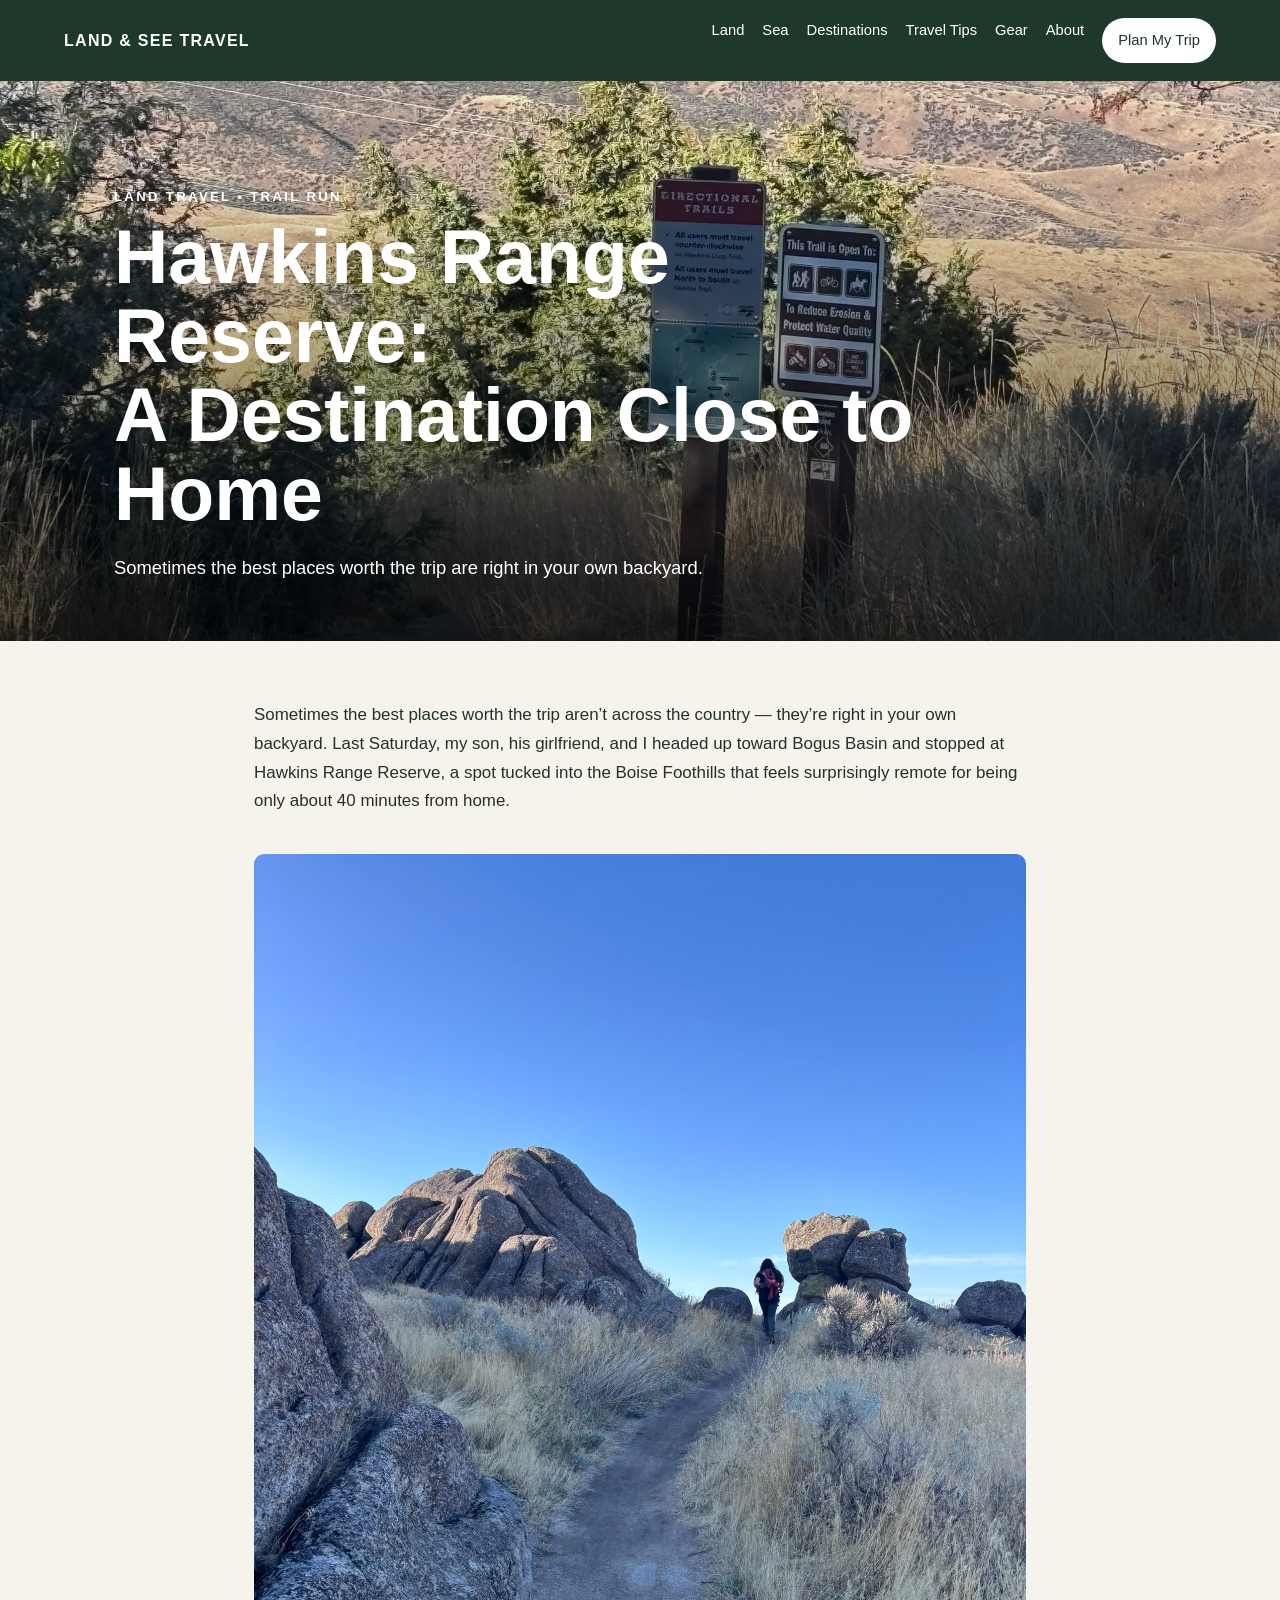
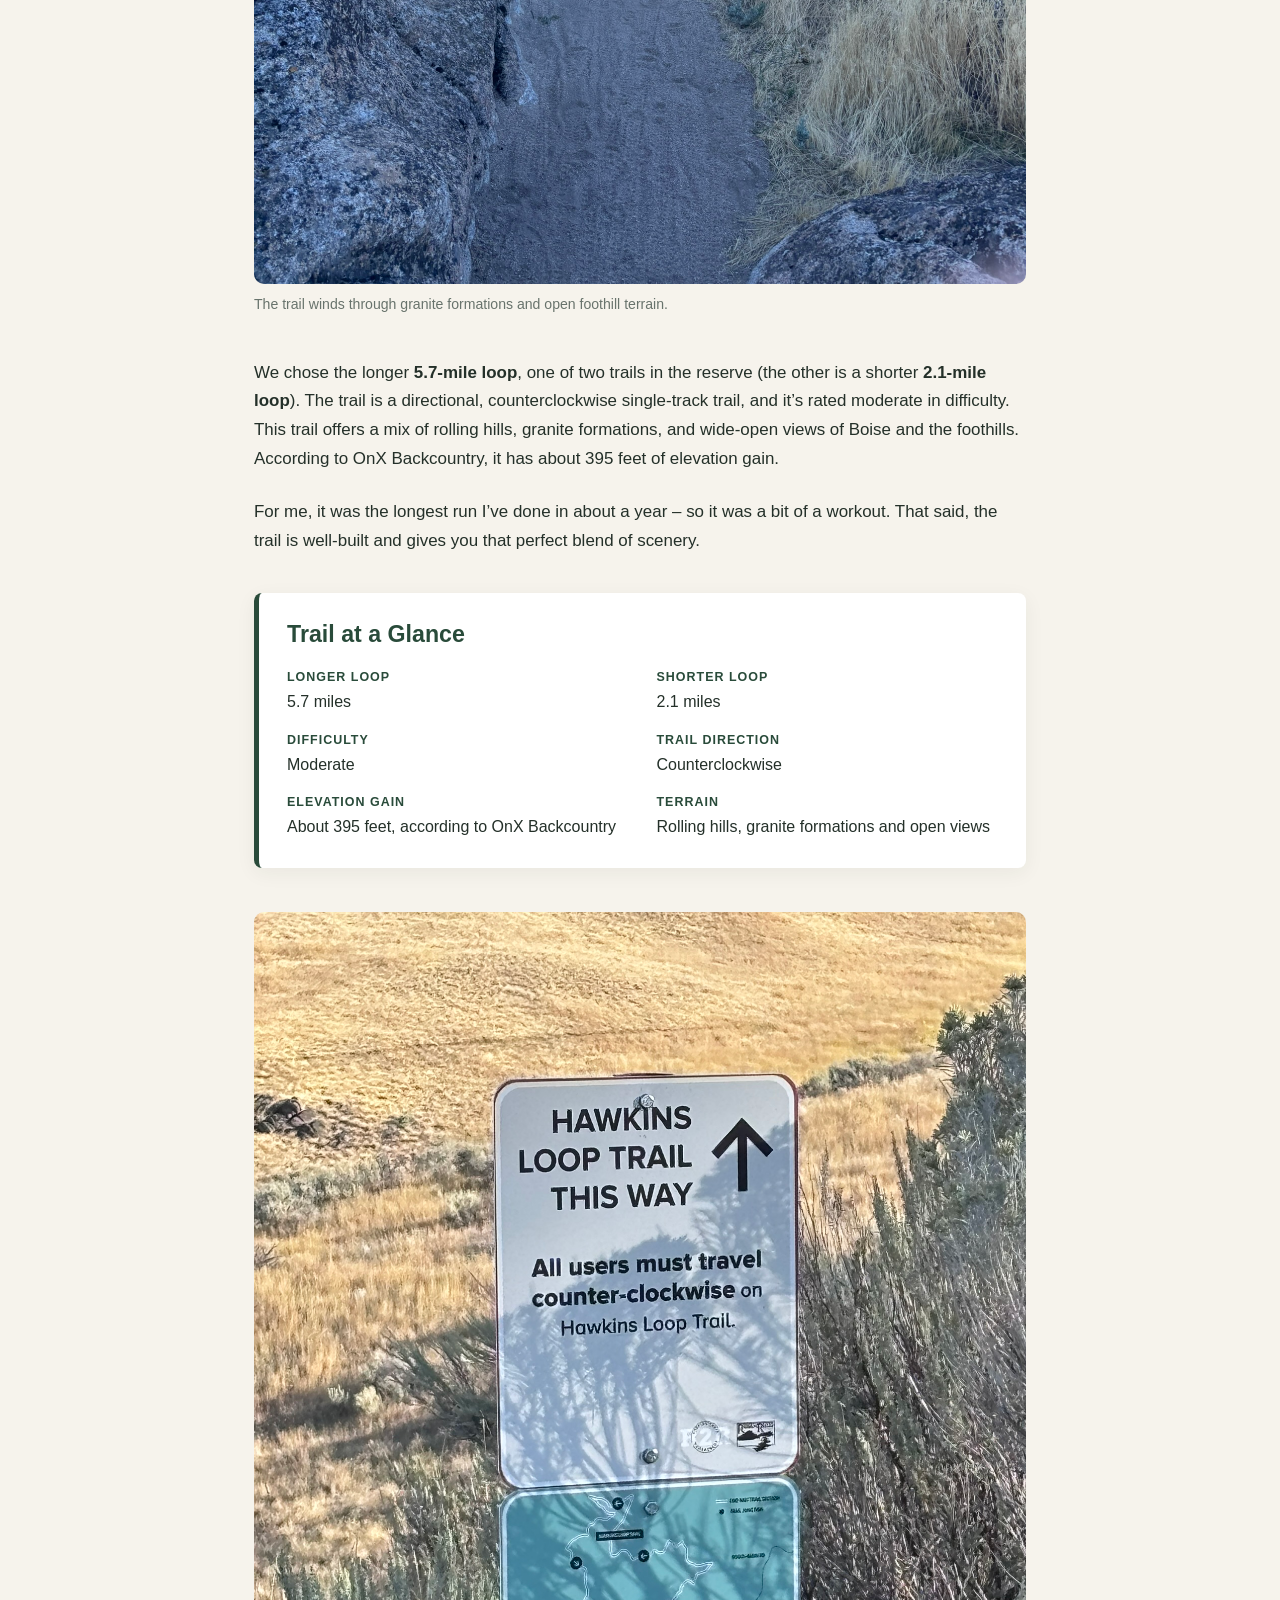
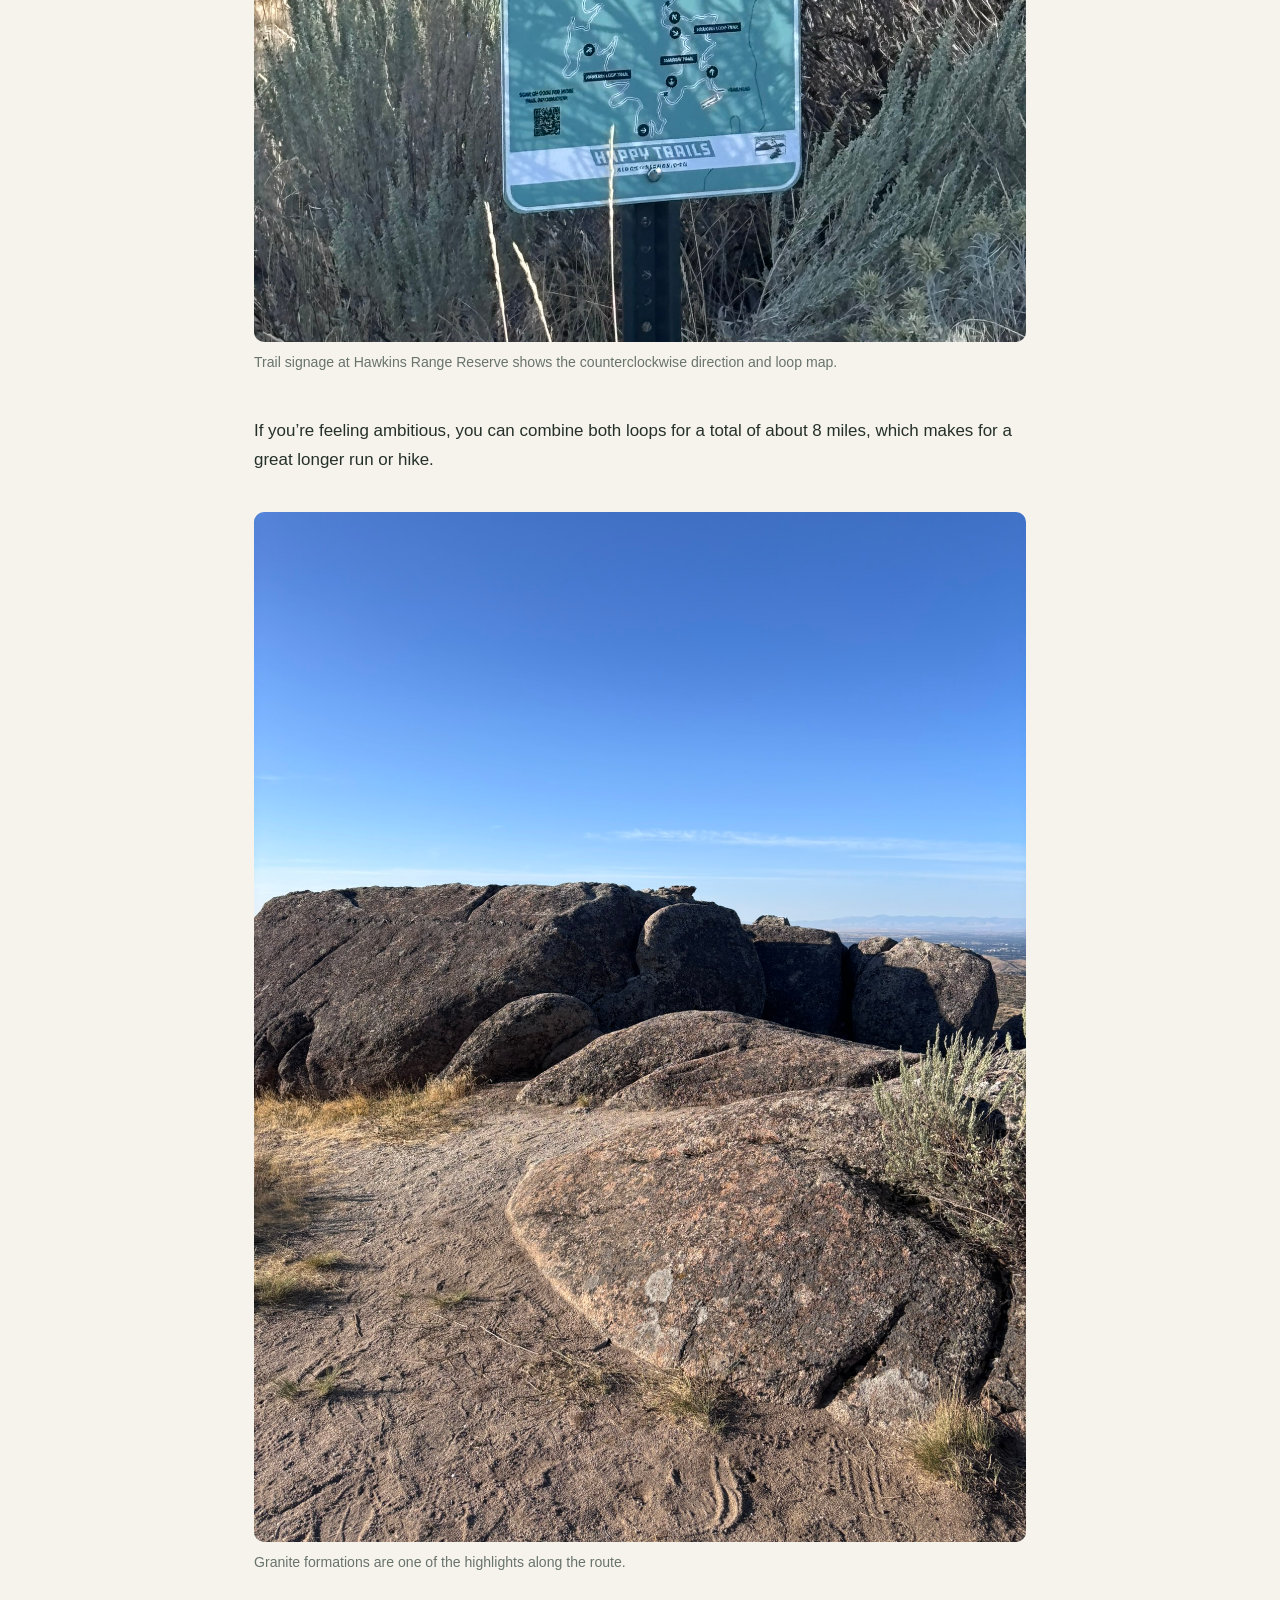
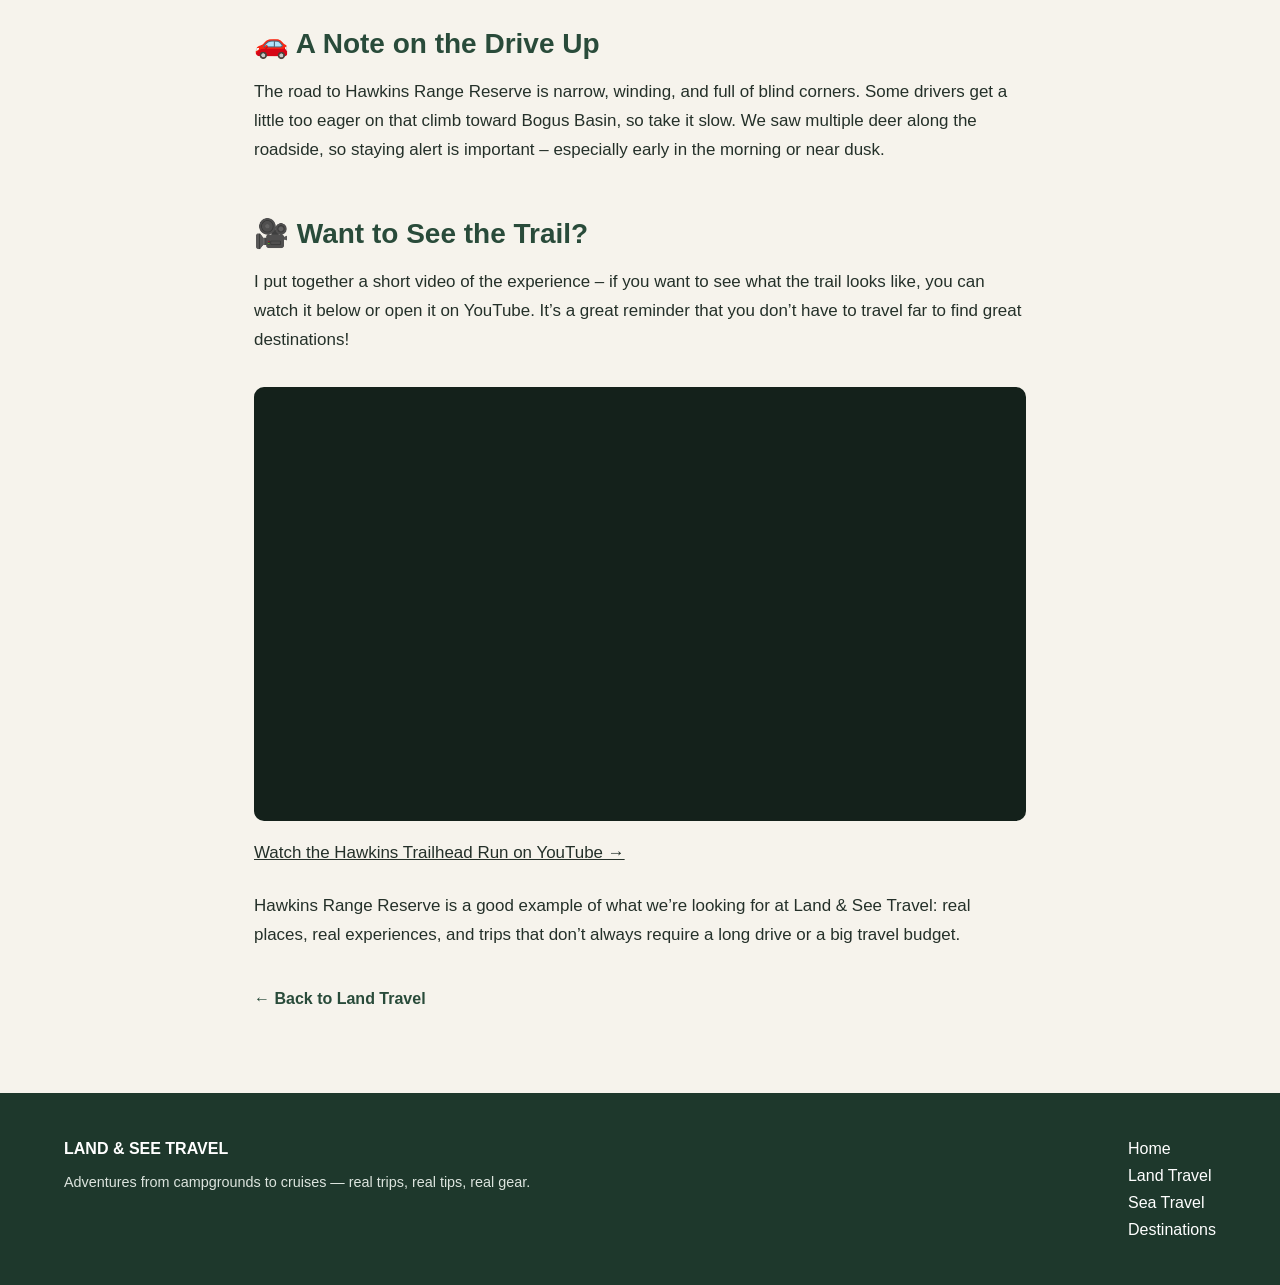
<file: Hawkins-Range-Reserve.html>
<!DOCTYPE html>
<html lang="en">
<head>
  <meta charset="UTF-8">
  <meta name="viewport" content="width=device-width, initial-scale=1.0">
  <title>Hawkins Range Reserve | Land &amp; See Travel</title>
  <meta name="description" content="A trail run at Hawkins Range Reserve in the Boise Foothills — a destination close to home with granite formations, open views and a moderate 5.7-mile loop.">

  <style>
    :root {
      --green: #294b3a;
      --green-dark: #1e382c;
      --cream: #f6f3ec;
      --text: #243029;
      --muted: #68736c;
      --white: #ffffff;
      --border: #dfe4df;
    }

    * {
      box-sizing: border-box;
    }

    html {
      scroll-behavior: smooth;
    }

    body {
      margin: 0;
      font-family: Arial, Helvetica, sans-serif;
      color: var(--text);
      background: var(--cream);
      line-height: 1.7;
    }

    a {
      color: inherit;
    }

    /* Header / navigation */
    .site-header {
      background: var(--green-dark);
      color: var(--white);
      padding: 18px 5%;
    }

    .nav-wrap {
      max-width: 1180px;
      margin: 0 auto;
      display: flex;
      align-items: center;
      justify-content: space-between;
      gap: 24px;
    }

    .brand {
      text-decoration: none;
      font-weight: 700;
      letter-spacing: 0.08em;
      font-size: 1rem;
      white-space: nowrap;
    }

    .nav {
      display: flex;
      flex-wrap: wrap;
      justify-content: flex-end;
      gap: 18px;
    }

    .nav a {
      color: var(--white);
      text-decoration: none;
      font-size: 0.92rem;
    }

    .nav a:hover {
      text-decoration: underline;
    }

    /* Photo hero */
    .story-hero {
      min-height: 560px;
      position: relative;
      display: flex;
      align-items: flex-end;
      background-image:
        linear-gradient(to bottom, rgba(0,0,0,0.05) 15%, rgba(0,0,0,0.72) 100%),
        url("assets/Main-Photo.JPEG");
      background-size: cover;
      background-position: center 55%;
      color: var(--white);
    }

    .story-hero-content {
      width: 100%;
      max-width: 1180px;
      margin: 0 auto;
      padding: 80px 5% 58px;
    }

    .eyebrow {
      margin: 0 0 10px;
      font-size: 0.82rem;
      font-weight: 700;
      letter-spacing: 0.18em;
      text-transform: uppercase;
    }

    .story-hero h1 {
      max-width: 850px;
      margin: 0;
      font-size: clamp(2.4rem, 6vw, 4.7rem);
      line-height: 1.05;
    }

    .story-hero h1 em {
      font-style: normal;
      display: block;
    }

    .story-hero .subtitle {
      max-width: 720px;
      margin: 18px 0 0;
      font-size: 1.15rem;
    }

    /* Article */
    .article-wrap {
      max-width: 900px;
      margin: 0 auto;
      padding: 60px 5% 80px;
    }

    .article p {
      margin: 0 0 24px;
      font-size: 1.06rem;
    }

    .article h2 {
      margin: 52px 0 18px;
      color: var(--green);
      font-size: 1.75rem;
      line-height: 1.2;
    }

    .photo {
      margin: 38px 0 42px;
    }

    .photo img {
      display: block;
      width: 100%;
      height: auto;
      border-radius: 10px;
    }

    .photo figcaption {
      margin-top: 9px;
      color: var(--muted);
      font-size: 0.88rem;
    }

    .glance {
      margin: 38px 0 44px;
      padding: 28px;
      background: var(--white);
      border-left: 5px solid var(--green);
      border-radius: 8px;
      box-shadow: 0 5px 20px rgba(35, 48, 41, 0.06);
    }

    .glance h2 {
      margin: 0 0 18px;
      font-size: 1.45rem;
    }

    .glance-grid {
      display: grid;
      grid-template-columns: repeat(2, minmax(0, 1fr));
      gap: 14px 28px;
    }

    .glance-item strong {
      display: block;
      color: var(--green);
      font-size: 0.78rem;
      letter-spacing: 0.08em;
      text-transform: uppercase;
    }

    .glance-item span {
      display: block;
    }

    .video-box {
      margin: 32px 0 18px;
      aspect-ratio: 16 / 9;
      background: #14211b;
      border-radius: 10px;
      overflow: hidden;
    }

    .video-box iframe {
      display: block;
      width: 100%;
      height: 100%;
      border: 0;
    }

    .back-link {
      display: inline-block;
      margin-top: 12px;
      color: var(--green);
      font-weight: 700;
      text-decoration: none;
    }

    .back-link:hover {
      text-decoration: underline;
    }

    /* Footer */
    .site-footer {
      background: var(--green-dark);
      color: var(--white);
      padding: 42px 5%;
    }

    .footer-wrap {
      max-width: 1180px;
      margin: 0 auto;
      display: flex;
      justify-content: space-between;
      gap: 30px;
    }

    .footer-wrap a {
      color: var(--white);
      text-decoration: none;
    }

    .footer-wrap a:hover {
      text-decoration: underline;
    }

    .footer-copy {
      color: #dce4de;
      margin: 8px 0 0;
      font-size: 0.9rem;
    }

    @media (max-width: 700px) {
      .nav-wrap,
      .footer-wrap {
        flex-direction: column;
        align-items: flex-start;
      }

      .nav {
        justify-content: flex-start;
      }

      .story-hero {
        min-height: 500px;
        background-position: center center;
      }

      .story-hero-content {
        padding-top: 70px;
        padding-bottom: 42px;
      }

      .story-hero h1 {
        font-size: 2.45rem;
      }

      .article-wrap {
        padding-top: 44px;
      }

      .glance-grid {
        grid-template-columns: 1fr;
      }

      .photo {
        margin-top: 30px;
        margin-bottom: 34px;
      }
    }
  .nav .nav-cta{background:#fff;color:var(--green-dark);padding:10px 16px;border-radius:999px;text-decoration:none}</style>
</head>

<body>

  <header class="site-header">
    <div class="nav-wrap">
      <a class="brand" href="index.html">LAND &amp; SEE TRAVEL</a>

      <nav class="nav" aria-label="Main navigation">
        <a href="Land-Travel.html">Land</a>
        <a href="index.html#sea">Sea</a>
        <a href="index.html#destinations">Destinations</a>
        <a href="index.html#tips">Travel Tips</a>
        <a href="index.html#gear">Gear</a>
        <a href="index.html#about">About</a>
        <a class="nav-cta" href="/#booking">Plan My Trip</a>
      </nav>
    </div>
  </header>

  <main>

    <section class="story-hero">
      <div class="story-hero-content">
        <p class="eyebrow">Land Travel • Trail Run</p>
        <h1>Hawkins Range Reserve:<br><em>A Destination Close to Home</em></h1>
        <p class="subtitle">Sometimes the best places worth the trip are right in your own backyard.</p>
      </div>
    </section>

    <article class="article-wrap article">

      <p>
        Sometimes the best places worth the trip aren’t across the country — they’re right in your own backyard. Last Saturday, my son, his girlfriend, and I headed up toward Bogus Basin and stopped at Hawkins Range Reserve, a spot tucked into the Boise Foothills that feels surprisingly remote for being only about 40 minutes from home.
      </p>

      <figure class="photo">
        <img src="assets/Run Photo 1.JPEG" alt="Trail winding between granite formations at Hawkins Range Reserve" loading="lazy">
        <figcaption>The trail winds through granite formations and open foothill terrain.</figcaption>
      </figure>

      <p>
        We chose the longer <strong>5.7-mile loop</strong>, one of two trails in the reserve (the other is a shorter <strong>2.1-mile loop</strong>). The trail is a directional, counterclockwise single-track trail, and it’s rated moderate in difficulty. This trail offers a mix of rolling hills, granite formations, and wide-open views of Boise and the foothills. According to OnX Backcountry, it has about 395 feet of elevation gain.
      </p>

      <p>
        For me, it was the longest run I’ve done in about a year – so it was a bit of a workout. That said, the trail is well-built and gives you that perfect blend of scenery.
      </p>

      <div class="glance">
        <h2>Trail at a Glance</h2>

        <div class="glance-grid">
          <div class="glance-item">
            <strong>Longer loop</strong>
            <span>5.7 miles</span>
          </div>

          <div class="glance-item">
            <strong>Shorter loop</strong>
            <span>2.1 miles</span>
          </div>

          <div class="glance-item">
            <strong>Difficulty</strong>
            <span>Moderate</span>
          </div>

          <div class="glance-item">
            <strong>Trail direction</strong>
            <span>Counterclockwise</span>
          </div>

          <div class="glance-item">
            <strong>Elevation gain</strong>
            <span>About 395 feet, according to OnX Backcountry</span>
          </div>

          <div class="glance-item">
            <strong>Terrain</strong>
            <span>Rolling hills, granite formations and open views</span>
          </div>
        </div>
      </div>

      <figure class="photo">
        <img src="assets/Trail-Glance.JPEG" alt="Hawkins Loop Trail sign and trail map" loading="lazy">
        <figcaption>Trail signage at Hawkins Range Reserve shows the counterclockwise direction and loop map.</figcaption>
      </figure>

      <p>
        If you’re feeling ambitious, you can combine both loops for a total of about 8 miles, which makes for a great longer run or hike.
      </p>

      <figure class="photo">
        <img src="assets/Run Photo 2.JPEG" alt="Granite formations and open views along Hawkins Range Reserve" loading="lazy">
        <figcaption>Granite formations are one of the highlights along the route.</figcaption>
      </figure>

      <h2>🚗 A Note on the Drive Up</h2>

      <p>
        The road to Hawkins Range Reserve is narrow, winding, and full of blind corners. Some drivers get a little too eager on that climb toward Bogus Basin, so take it slow. We saw multiple deer along the roadside, so staying alert is important – especially early in the morning or near dusk.
      </p>

      <h2>🎥 Want to See the Trail?</h2>

      <p>
        I put together a short video of the experience – if you want to see what the trail looks like, you can watch it below or open it on YouTube. It’s a great reminder that you don’t have to travel far to find great destinations!
      </p>

      <div class="video-box">
        <iframe
          src="https://www.youtube-nocookie.com/embed/nJyy-AClKjk"
          title="Hawkins Trailhead Run — Land &amp; See Travel"
          loading="lazy"
          referrerpolicy="strict-origin-when-cross-origin"
          allow="accelerometer; autoplay; clipboard-write; encrypted-media; gyroscope; picture-in-picture; web-share"
          allowfullscreen></iframe>
      </div>
      <p><a href="https://youtu.be/nJyy-AClKjk">Watch the Hawkins Trailhead Run on YouTube →</a></p>

      <p>
        Hawkins Range Reserve is a good example of what we’re looking for at Land &amp; See Travel: real places, real experiences, and trips that don’t always require a long drive or a big travel budget.
      </p>

      <a class="back-link" href="Land-Travel.html">← Back to Land Travel</a>

    </article>
  </main>

  <footer class="site-footer">
    <div class="footer-wrap">
      <div>
        <strong>LAND &amp; SEE TRAVEL</strong>
        <p class="footer-copy">Adventures from campgrounds to cruises — real trips, real tips, real gear.</p>
      </div>

      <div>
        <a href="index.html">Home</a><br>
        <a href="Land-Travel.html">Land Travel</a><br>
        <a href="index.html#sea">Sea Travel</a><br>
        <a href="index.html#destinations">Destinations</a>
      </div>
    </div>
  </footer>

</body>
</html>
</file>
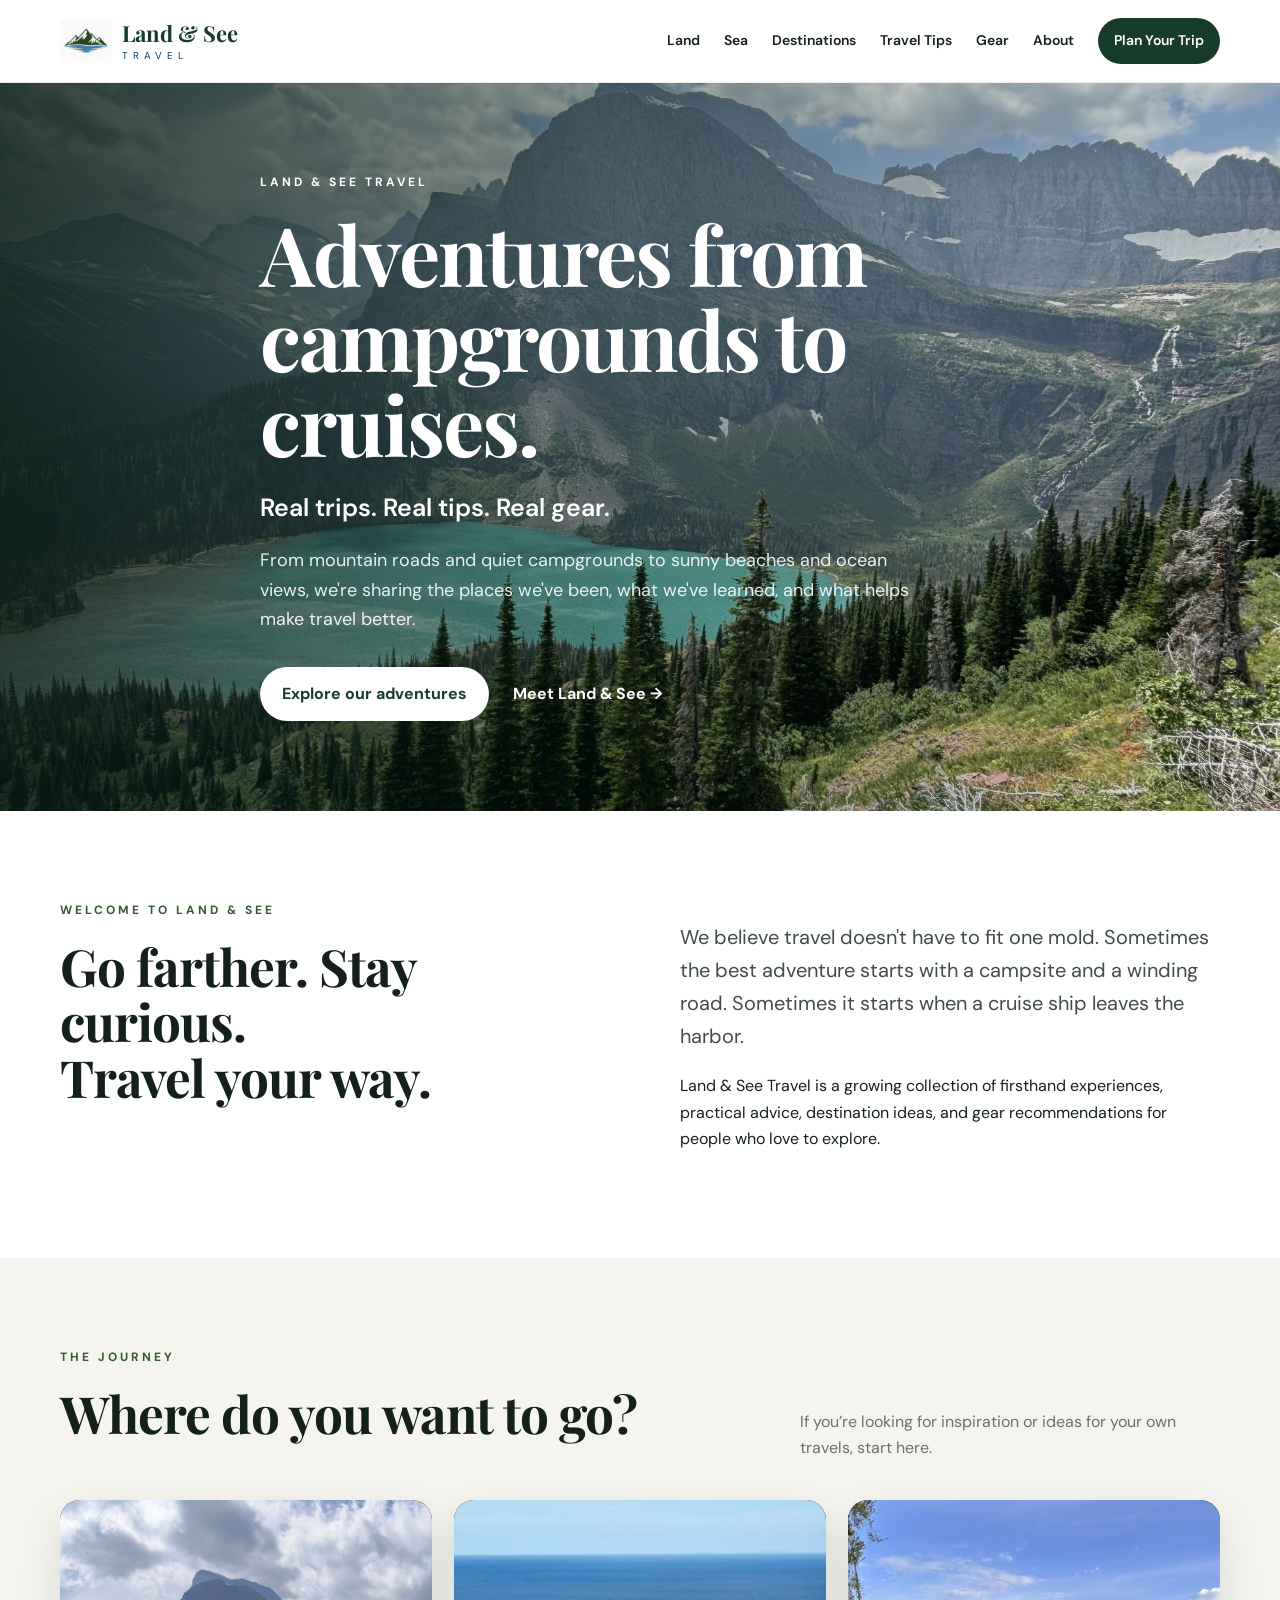
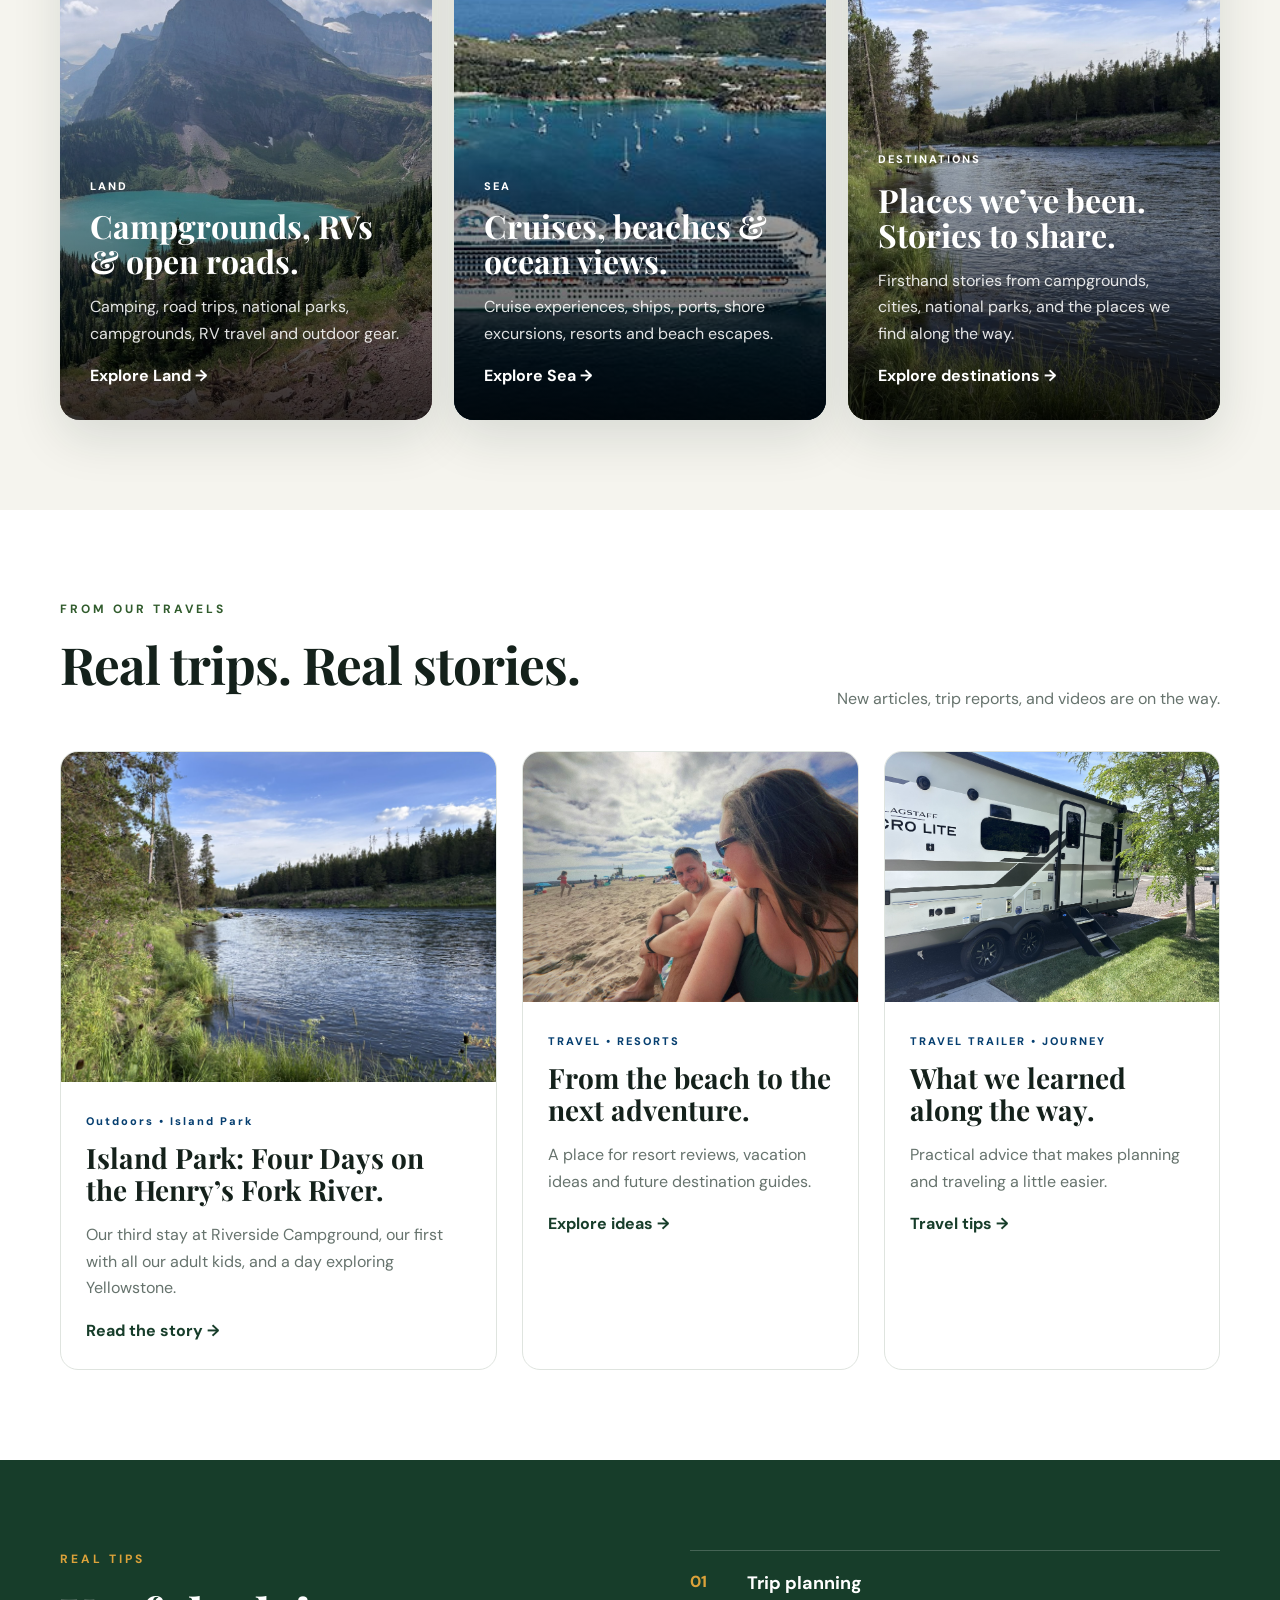
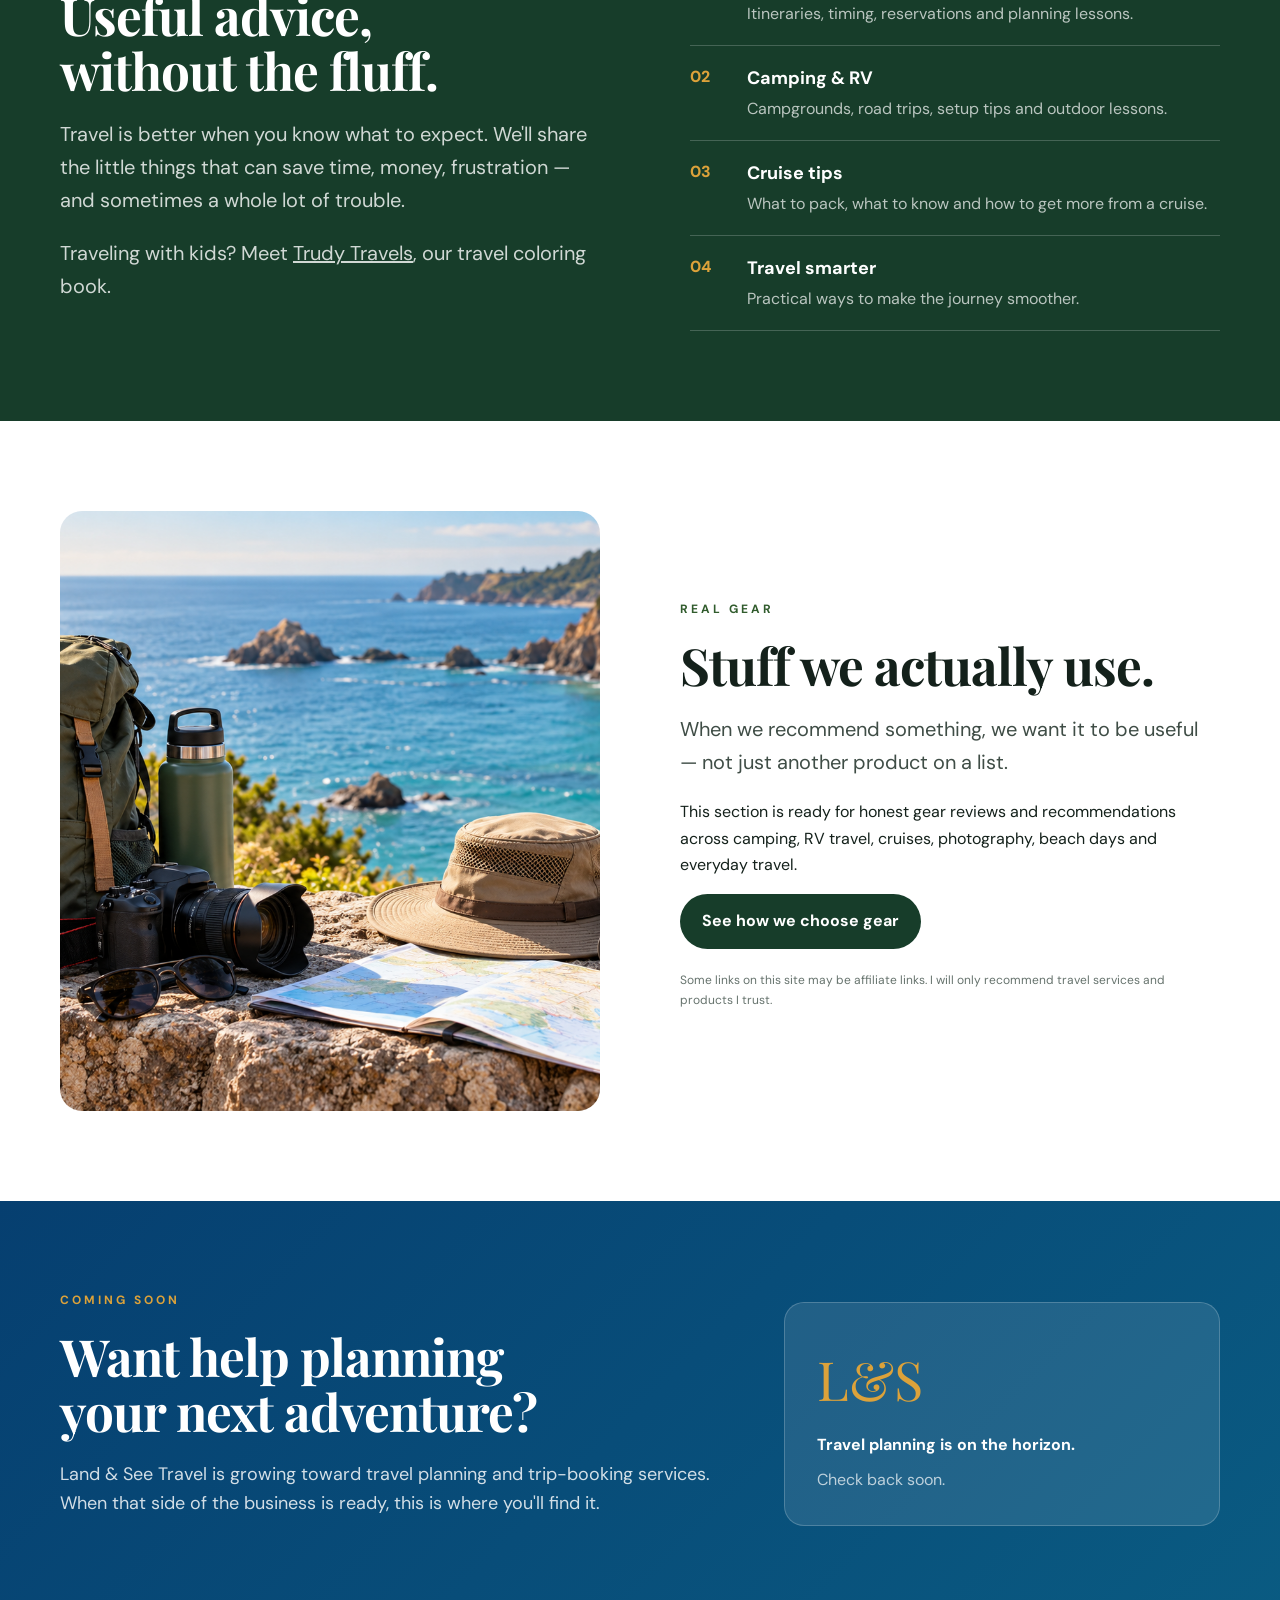
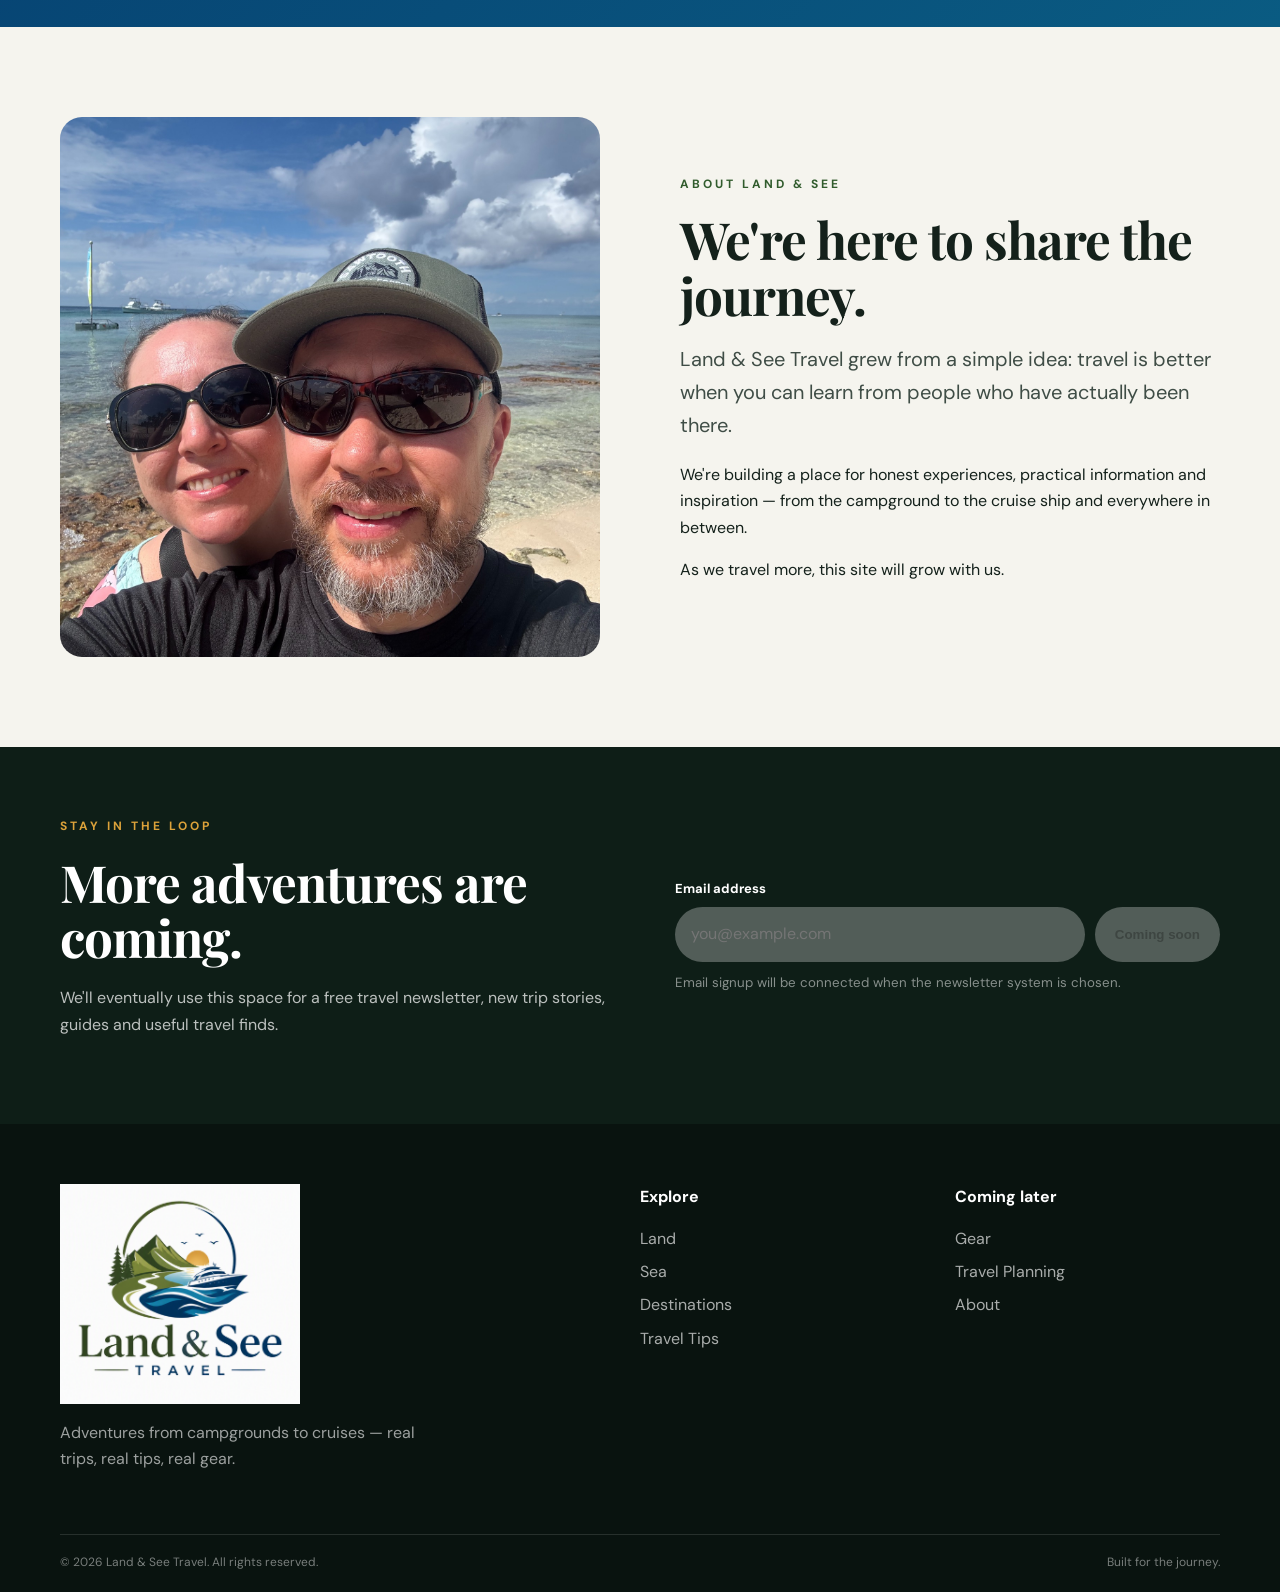
<file: index_Old_Delete Later.html>
<!doctype html>
<html lang="en">
<head>
  <meta charset="utf-8">
  <meta name="viewport" content="width=device-width, initial-scale=1">
  <title>Land & See Travel | Real Trips. Real Tips. Real Gear.</title>
  <meta name="description" content="Land & See Travel shares real trips, practical travel tips, camping and RV adventures, cruises, destinations, and gear that actually works.">
  <meta name="theme-color" content="#173d2a">
  <meta property="og:title" content="Land & See Travel">
  <meta property="og:description" content="Adventures from campgrounds to cruises — real trips, real tips, real gear.">
  <meta property="og:type" content="website">
  <link rel="icon" href="assets/logo-mark.png">
  <link rel="preconnect" href="https://fonts.googleapis.com">
  <link rel="preconnect" href="https://fonts.gstatic.com" crossorigin>
  <link href="https://fonts.googleapis.com/css2?family=DM+Sans:wght@400;500;600;700&family=Playfair+Display:wght@600;700&display=swap" rel="stylesheet">
  <link rel="stylesheet" href="styles.css">
</head>
<body>

  <header class="site-header">
    <div class="container nav-wrap">
      <a class="brand" href="#top" aria-label="Land & See Travel home">
        <img src="assets/logo-mark.png" alt="Land & See Travel" class="brand-mark">
        <span class="brand-text"><strong>Land &amp; See</strong><small>TRAVEL</small></span>
      </a>

      <button class="menu-toggle" aria-label="Open navigation" aria-expanded="false">☰</button>

      <nav class="nav">
        <a href="#land">Land</a>
        <a href="#sea">Sea</a>
        <a href="Destinations.html">Destinations</a>
        <a href="#tips">Travel Tips</a>
        <a href="#gear">Gear</a>
        <a href="#about">About</a>
        <a class="nav-cta" href="#plan">Plan Your Trip</a>
      </nav>
    </div>
  </header>

  <main id="top">

    <section class="hero">
      <div class="hero-image" role="img" aria-label="Mountain lake landscape"></div>
      <div class="hero-overlay"></div>

      <div class="container hero-content">
        <p class="eyebrow">LAND &amp; SEE TRAVEL</p>
        <h1>Adventures from<br><em>campgrounds to cruises.</em></h1>
        <p class="hero-copy">Real trips. Real tips. Real gear.</p>
        <p class="hero-description">From mountain roads and quiet campgrounds to sunny beaches and ocean views, we're sharing the places we've been, what we've learned, and what helps make travel better.</p>

        <div class="hero-actions">
          <a class="button button-light" href="#adventures">Explore our adventures</a>
          <a class="text-link light" href="#about">Meet Land &amp; See →</a>
        </div>
      </div>
    </section>

    <section class="intro section">
      <div class="container intro-grid">
        <div>
          <p class="eyebrow green">WELCOME TO LAND &amp; SEE</p>
          <h2>Go farther. Stay curious.<br>Travel your way.</h2>
        </div>

        <div>
          <p class="lead">We believe travel doesn't have to fit one mold. Sometimes the best adventure starts with a campsite and a winding road. Sometimes it starts when a cruise ship leaves the harbor.</p>
          <p>Land &amp; See Travel is a growing collection of firsthand experiences, practical advice, destination ideas, and gear recommendations for people who love to explore.</p>
        </div>
      </div>
    </section>

    <section id="adventures" class="section soft">
      <div class="container">

        <div class="section-heading">
          <div>
            <p class="eyebrow green">THE JOURNEY</p>
            <h2>Where do you want to go?</h2>
          </div>
          <p>If you’re looking for inspiration or ideas for your own travels, start here.</p>
        </div>

        <div class="adventure-grid">

          <a id="land" class="adventure-card card-land" href="Land-Travel.html">
            <img src="assets/mountain-road.jpeg" alt="Road through a mountain landscape" loading="lazy">
            <div class="card-content">
              <span>LAND</span>
              <h3>Campgrounds, RVs &amp; open roads.</h3>
              <p>Camping, road trips, national parks, campgrounds, RV travel and outdoor gear.</p>
              <strong>Explore Land →</strong>
            </div>
          </a>

          <a id="sea" class="adventure-card card-sea" href="#latest">
            <img src="assets/princess-ship.jpg" alt="Princess cruise ship at sea" loading="lazy">
            <div class="card-content">
              <span>SEA</span>
              <h3>Cruises, beaches &amp; ocean views.</h3>
              <p>Cruise experiences, ships, ports, shore excursions, resorts and beach escapes.</p>
              <strong>Explore Sea →</strong>
            </div>
          </a>

          <a id="destinations" class="adventure-card card-dest" href="Destinations.html">
            <img src="assets/island-park/river-at-camp.jpg" alt="The Henry’s Fork beside our campsite in Island Park" loading="lazy">
            <div class="card-content">
              <span>DESTINATIONS</span>
              <h3>Places we’ve been. Stories to share.</h3>
              <p>Firsthand stories from campgrounds, cities, national parks, and the places we find along the way.</p>
              <strong>Explore destinations →</strong>
            </div>
          </a>

        </div>
      </div>
    </section>

    <section id="latest" class="section">
      <div class="container">

        <div class="section-heading">
          <div>
            <p class="eyebrow green">FROM OUR TRAVELS</p>
            <h2>Real trips. Real stories.</h2>
          </div>
          <p>New articles, trip reports, and videos are on the way.</p>
        </div>

        <div class="story-grid">

          <article class="story featured">
            <img src="assets/island-park/river-at-camp.jpg" alt="The Henry’s Fork River in Island Park" loading="lazy">
            <div class="story-body">
              <span class="tag">Outdoors • Island Park</span>
              <h3>Island Park: Four Days on the Henry’s Fork River.</h3>
              <p>Our third stay at Riverside Campground, our first with all our adult kids, and a day exploring Yellowstone.</p>
              <a href="Island-Park.html">Read the story →</a>
            </div>
          </article>

          <article class="story">
            <img src="assets/resort-couple.jpeg" alt="Travelers at a beach resort" loading="lazy">
            <div class="story-body">
              <span class="tag">TRAVEL • RESORTS</span>
              <h3>From the beach to the next adventure.</h3>
              <p>A place for resort reviews, vacation ideas and future destination guides.</p>
              <a href="Destinations.html">Explore ideas →</a>
            </div>
          </article>

          <article class="story">
            <img src="assets/Flagstaff-trailer.jpg" alt="Picture of Trailer in front of house" loading="lazy">
            <div class="story-body">
              <span class="tag">TRAVEL TRAILER • JOURNEY</span>
              <h3>What we learned along the way.</h3>
              <p>Practical advice that makes planning and traveling a little easier.</p>
              <a href="#tips">Travel tips →</a>
            </div>
          </article>

        </div>
      </div>
    </section>

    <section id="tips" class="section dark-section">
      <div class="container feature-grid">

        <div>
          <p class="eyebrow gold">REAL TIPS</p>
          <h2>Useful advice,<br>without the fluff.</h2>
          <p class="large">Travel is better when you know what to expect. We'll share the little things that can save time, money, frustration — and sometimes a whole lot of trouble.</p>
         <p class="large">Traveling with kids? Meet <a href="Trudy-Travels.html">Trudy Travels</a>, our travel coloring book.</p>
        </div>

        <div class="tips-list">
          <div>
            <span>01</span>
            <strong>Trip planning</strong>
            <p>Itineraries, timing, reservations and planning lessons.</p>
          </div>

          <div>
            <span>02</span>
            <strong>Camping &amp; RV</strong>
            <p>Campgrounds, road trips, setup tips and outdoor lessons.</p>
          </div>

          <div>
            <span>03</span>
            <strong>Cruise tips</strong>
            <p>What to pack, what to know and how to get more from a cruise.</p>
          </div>

          <div>
            <span>04</span>
            <strong>Travel smarter</strong>
            <p>Practical ways to make the journey smoother.</p>
          </div>
        </div>

      </div>
    </section>

    <section id="gear" class="section gear-section">
      <div class="container gear-grid">

        <div class="gear-image">
          <img src="assets/Travel-gear-3.jpg" alt="Travel gear for coastal adventures" loading="lazy">
        </div>

        <div class="gear-copy">
          <p class="eyebrow green">REAL GEAR</p>
          <h2>Stuff we actually use.</h2>
          <p class="lead">When we recommend something, we want it to be useful — not just another product on a list.</p>
          <p>This section is ready for honest gear reviews and recommendations across camping, RV travel, cruises, photography, beach days and everyday travel.</p>
          <a class="button button-dark" href="#about">See how we choose gear</a>
          <p class="small-note">Some links on this site may be affiliate links. I will only recommend travel services and products I trust.</p>
        </div>

      </div>
    </section>

    <section id="plan" class="planning section">
      <div class="container planning-inner">

        <div>
          <p class="eyebrow gold">COMING SOON</p>
          <h2>Want help planning<br>your next adventure?</h2>
          <p>Land &amp; See Travel is growing toward travel planning and trip-booking services. When that side of the business is ready, this is where you'll find it.</p>
        </div>

        <div class="coming-card">
          <div class="mark">L&amp;S</div>
          <strong>Travel planning is on the horizon.</strong>
          <span>Check back soon.</span>
        </div>

      </div>
    </section>

    <section id="about" class="section about-section">
      <div class="container about-grid">

        <div class="about-photo">
          <img src="assets/Beach us.jpeg" alt="Land & See travelers at the beach" loading="lazy">
        </div>

        <div>
          <p class="eyebrow green">ABOUT LAND &amp; SEE</p>
          <h2>We're here to share the journey.</h2>
          <p class="lead">Land &amp; See Travel grew from a simple idea: travel is better when you can learn from people who have actually been there.</p>
          <p>We're building a place for honest experiences, practical information and inspiration — from the campground to the cruise ship and everywhere in between.</p>
          <p>As we travel more, this site will grow with us.</p>
        </div>

      </div>
    </section>

    <section class="newsletter">
      <div class="container newsletter-inner">

        <div>
          <p class="eyebrow gold">STAY IN THE LOOP</p>
          <h2>More adventures are coming.</h2>
          <p>We'll eventually use this space for a free travel newsletter, new trip stories, guides and useful travel finds.</p>
        </div>

        <form class="signup-form" onsubmit="return false;">
          <label for="email">Email address</label>

          <div class="form-row">
            <input id="email" type="email" placeholder="you@example.com" disabled>
            <button type="submit" disabled>Coming soon</button>
          </div>

          <small>Email signup will be connected when the newsletter system is chosen.</small>
        </form>

      </div>
    </section>

  </main>

  <footer class="footer">
    <div class="container footer-grid">

      <div>
        <img src="assets/logo-full.png" alt="Land & See Travel" class="footer-logo">
        <p>Adventures from campgrounds to cruises — real trips, real tips, real gear.</p>
      </div>

      <div>
        <h4>Explore</h4>
        <a href="#land">Land</a>
        <a href="#sea">Sea</a>
        <a href="Destinations.html">Destinations</a>
        <a href="#tips">Travel Tips</a>
      </div>

      <div>
        <h4>Coming later</h4>
        <a href="#gear">Gear</a>
        <a href="#plan">Travel Planning</a>
        <a href="#about">About</a>
      </div>

    </div>

    <div class="container footer-bottom">
      <span>© <span id="year"></span> Land &amp; See Travel. All rights reserved.</span>
      <span>Built for the journey.</span>
    </div>
  </footer>

  <script src="script.js"></script>
</body>
</html>
</file>
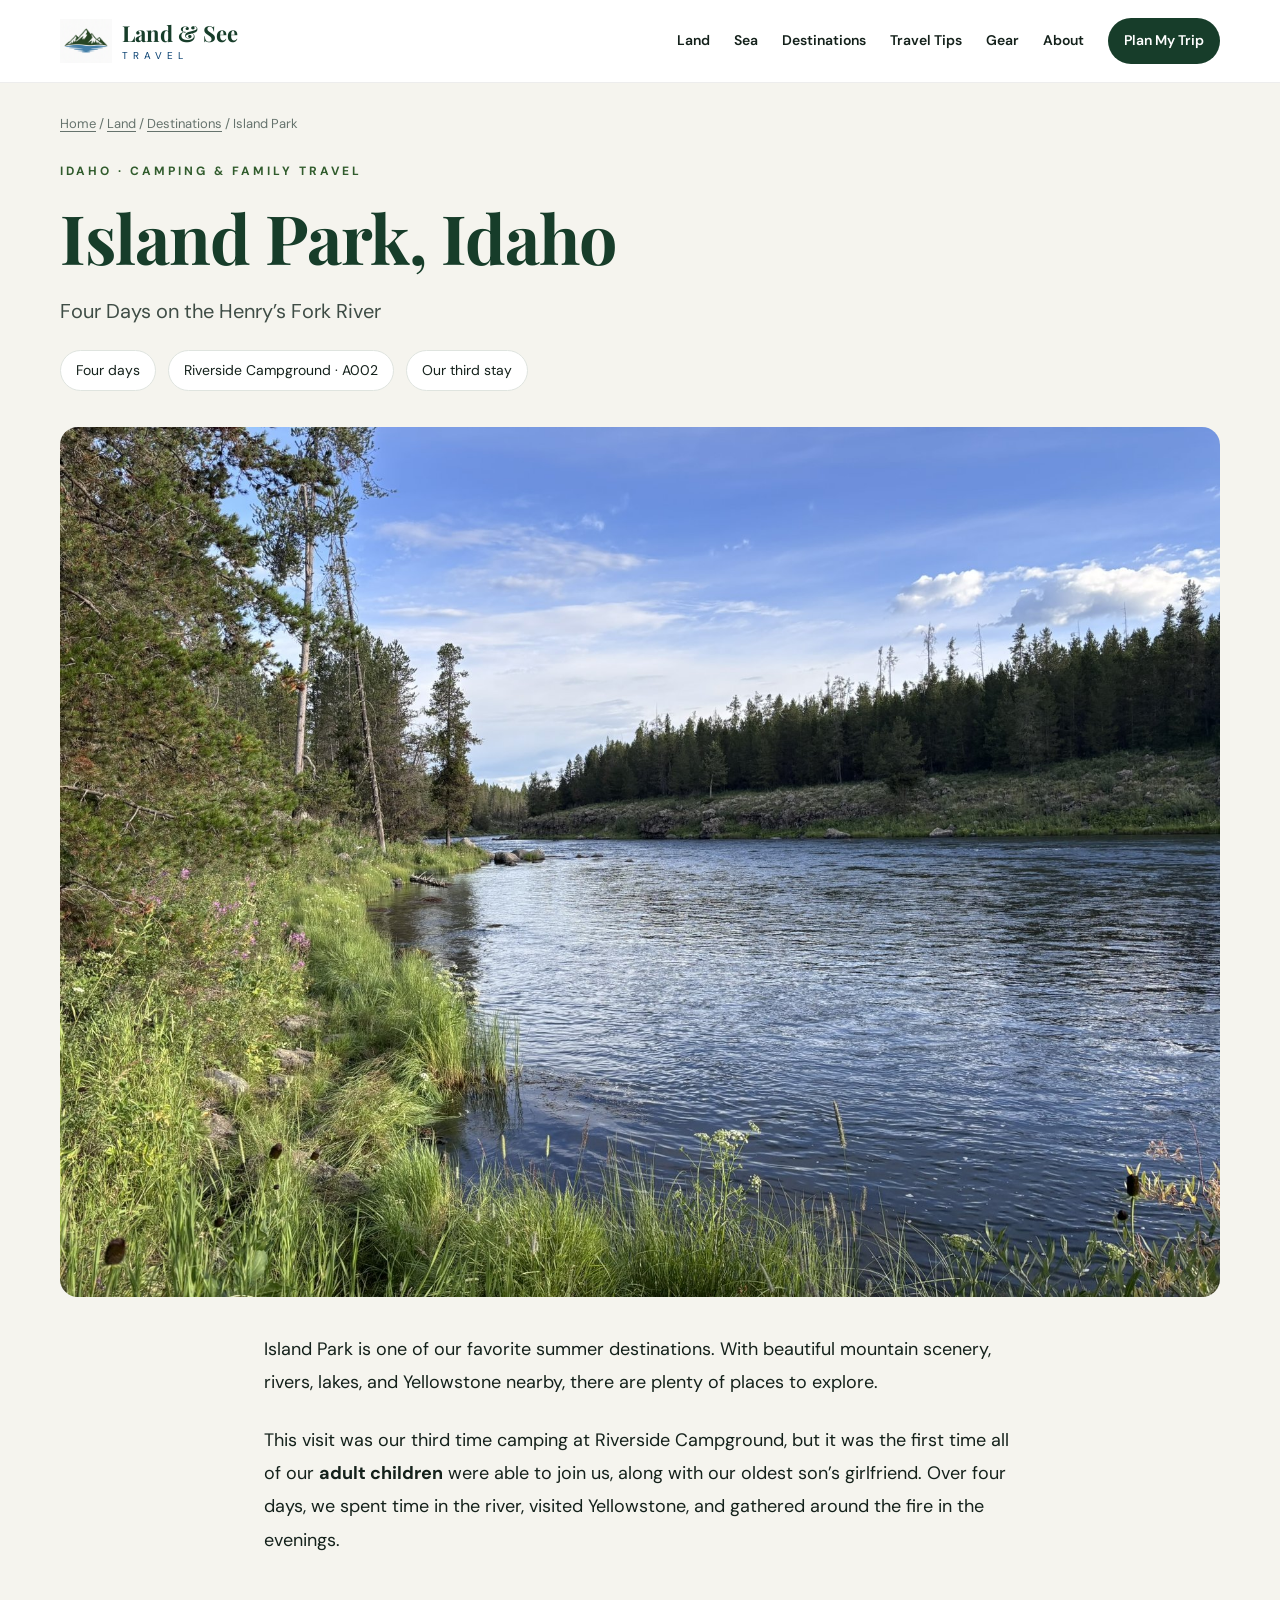
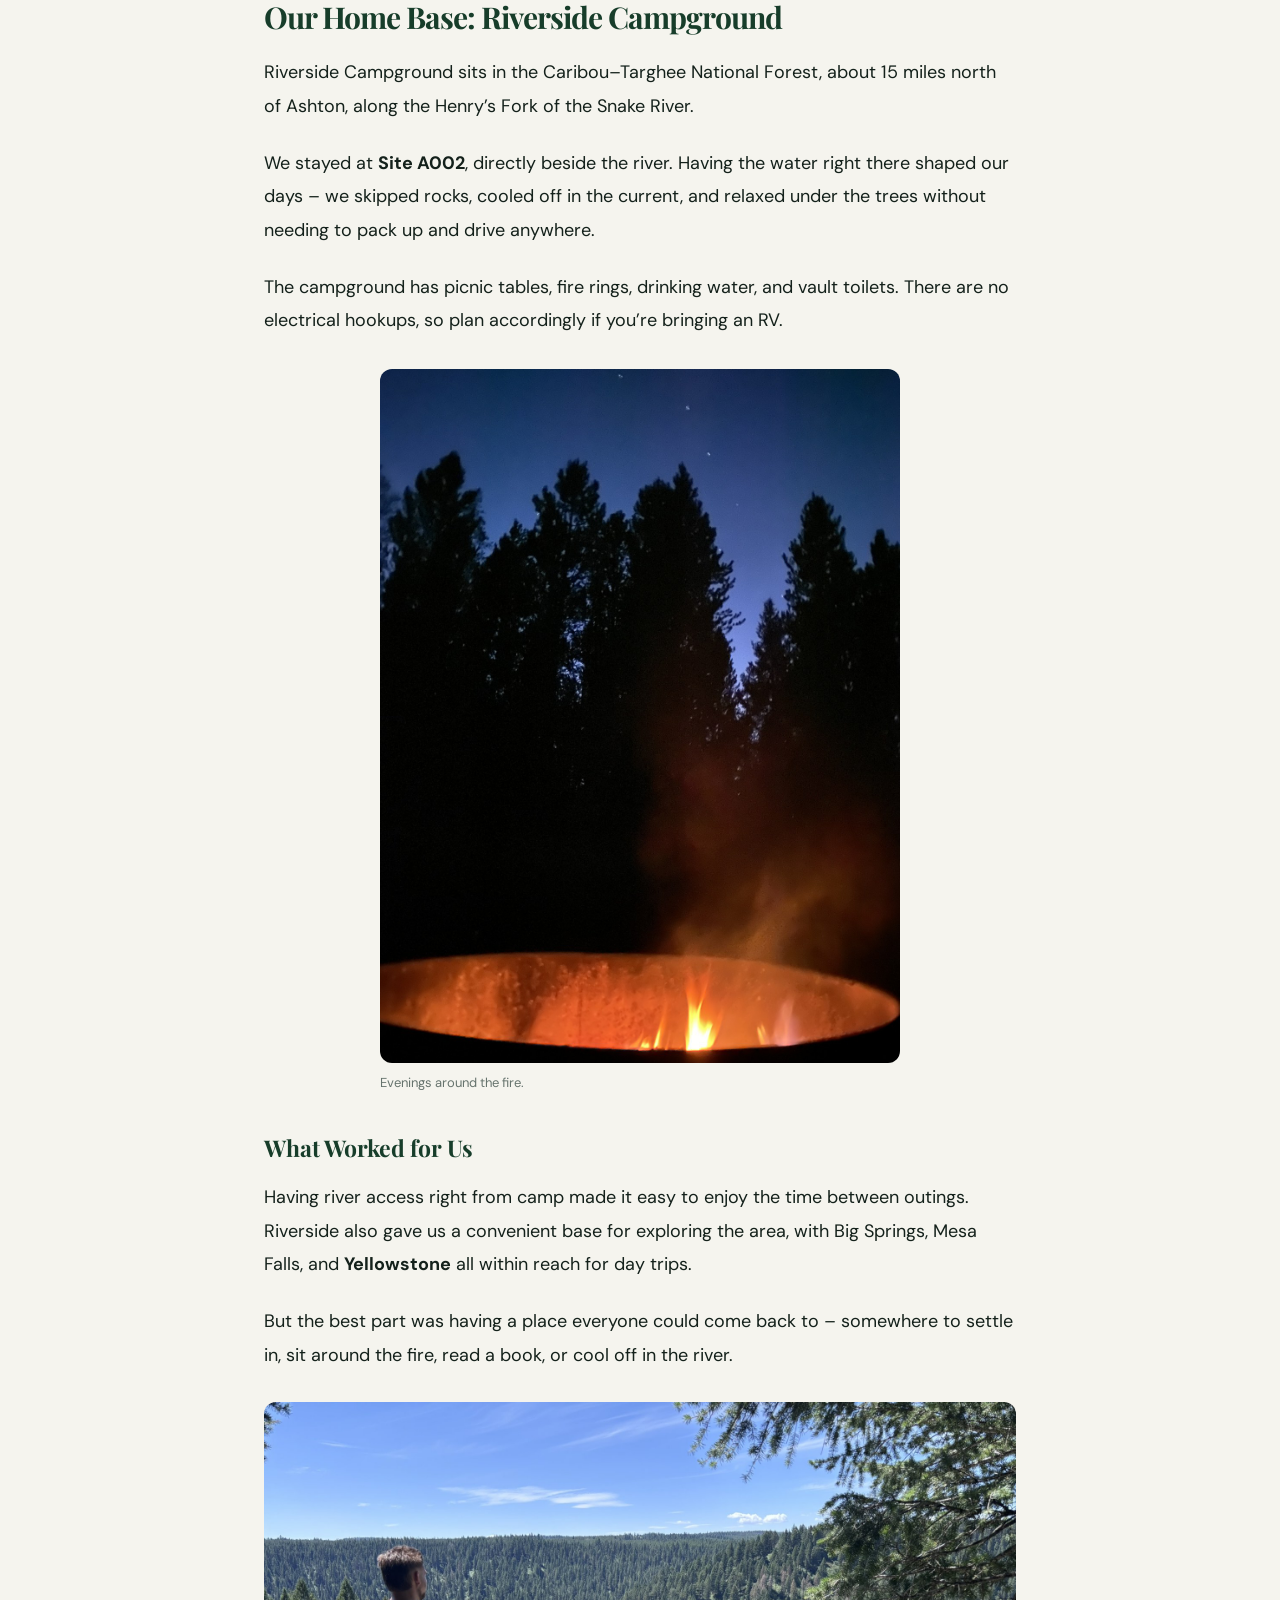
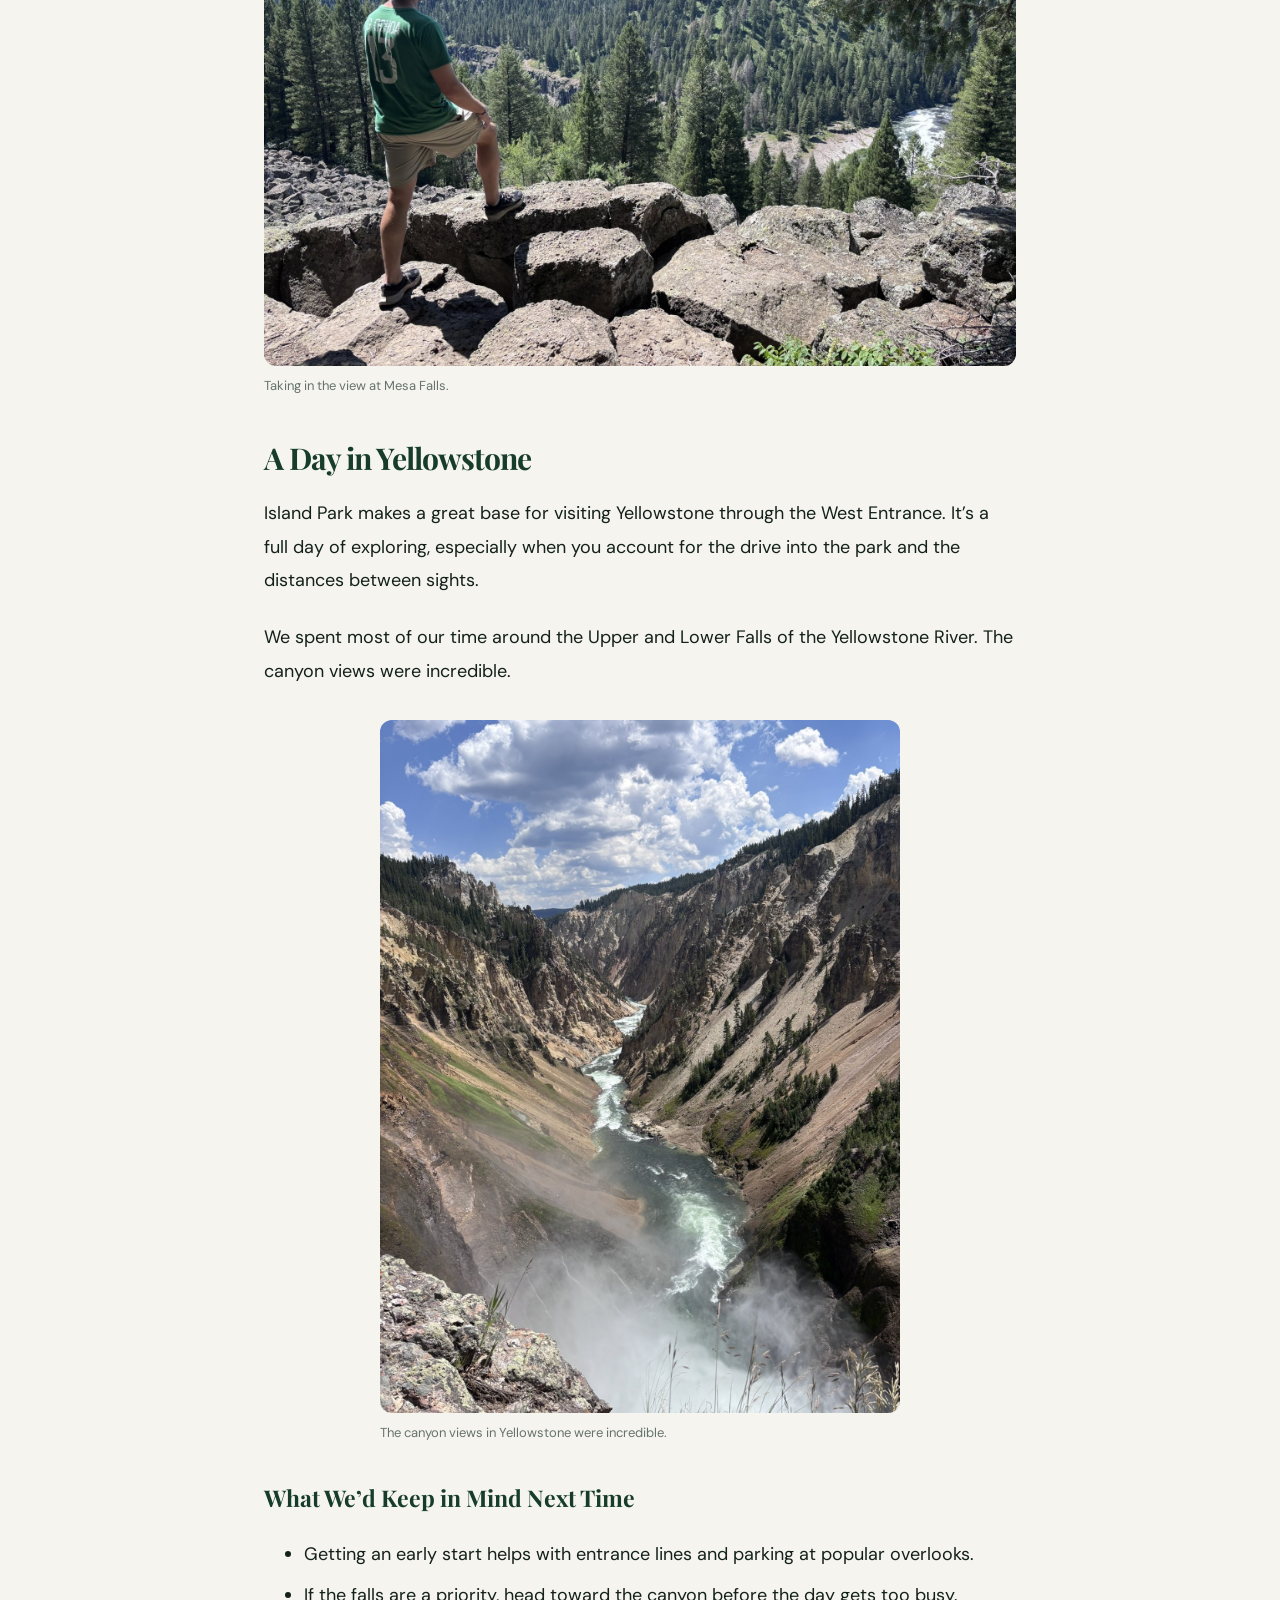
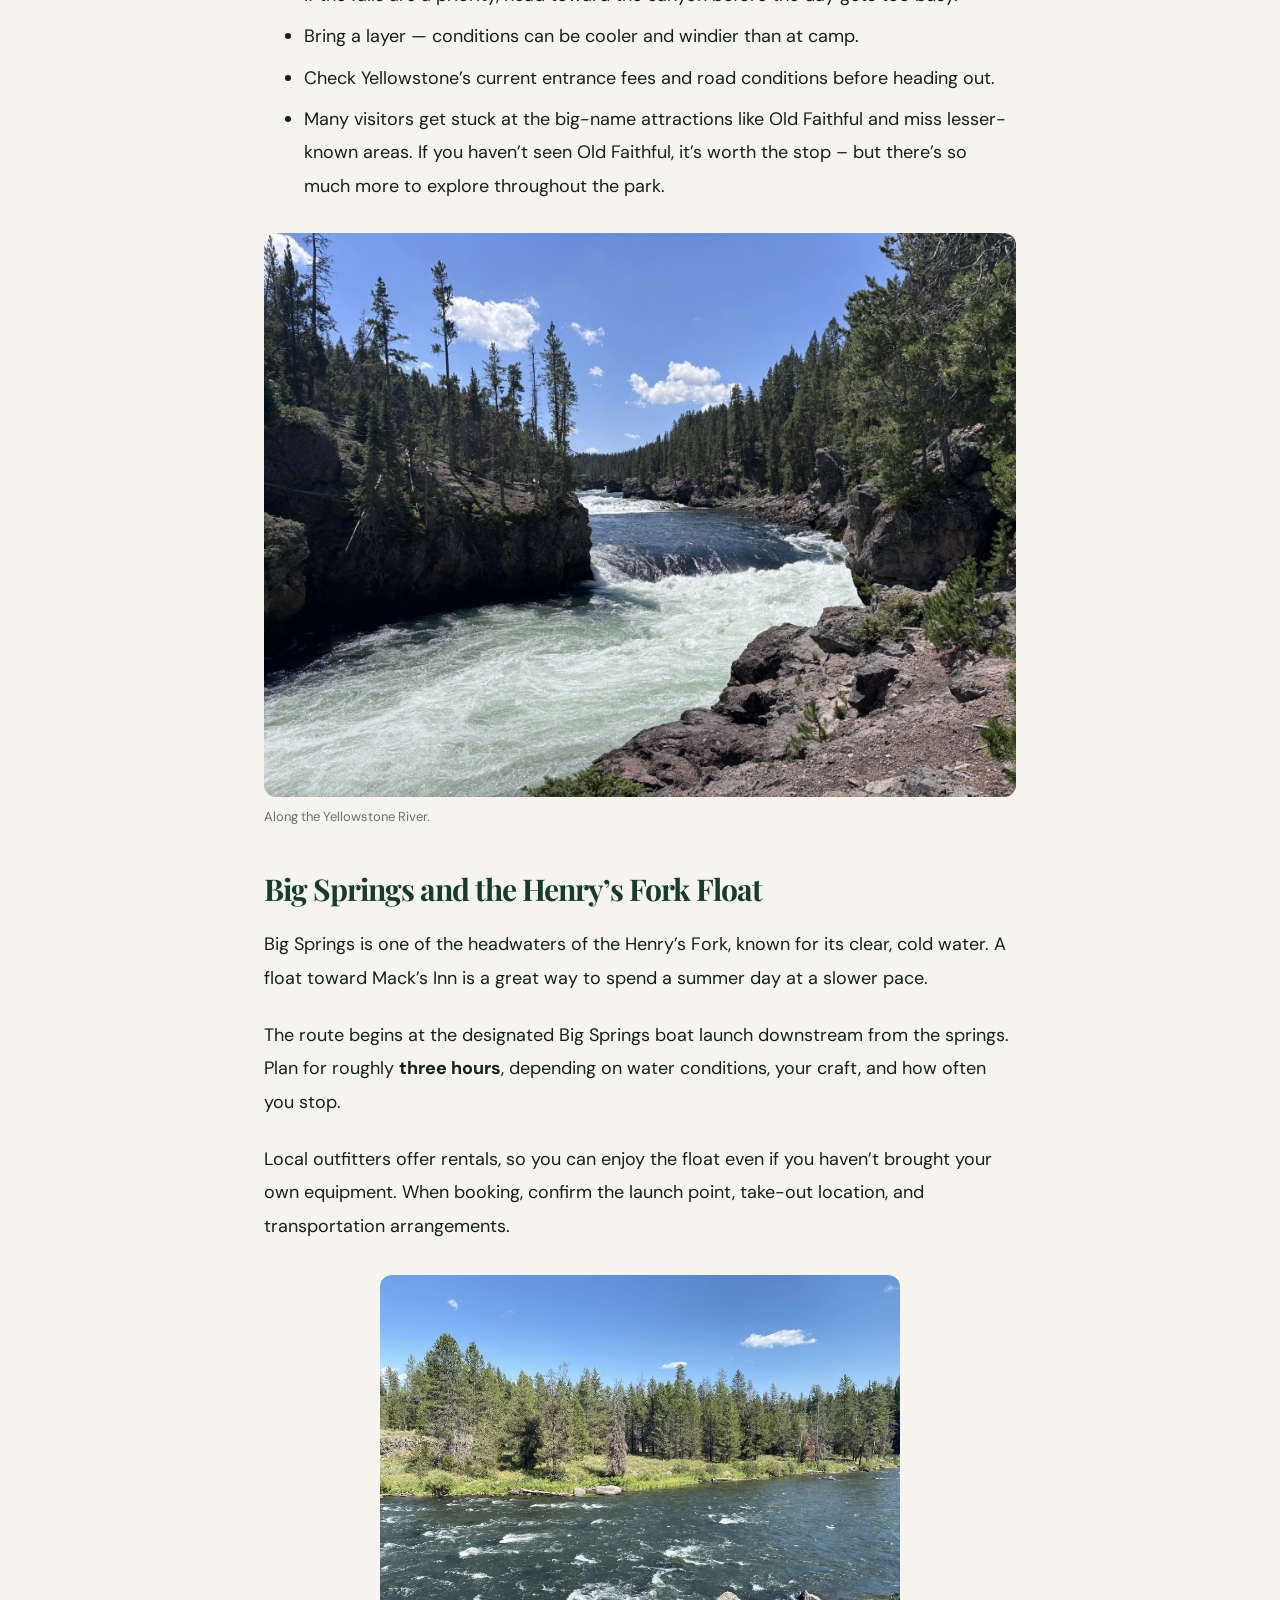
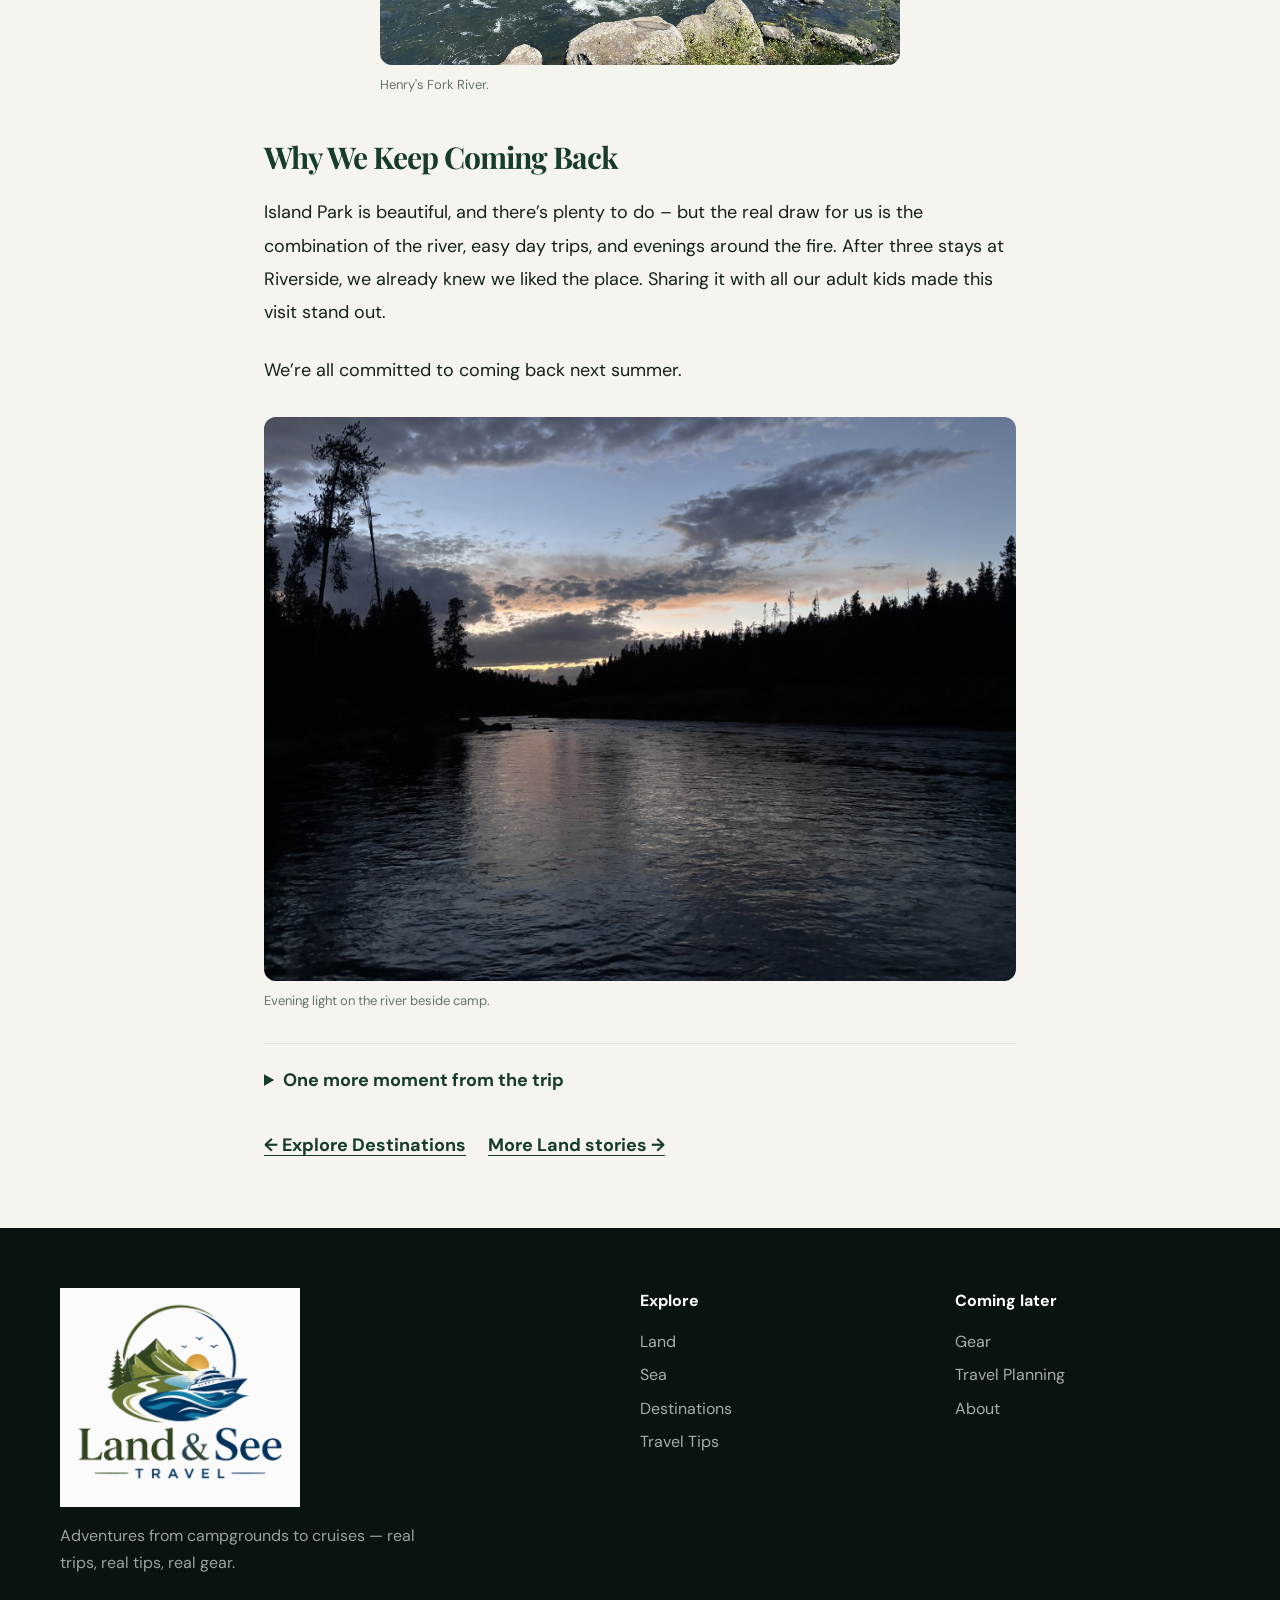
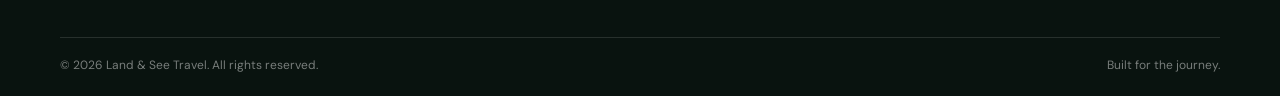
<file: Island-Park.html>
<!doctype html>
<html lang="en">
<head>
  <meta charset="utf-8">
  <meta name="viewport" content="width=device-width, initial-scale=1">
  <title>Island Park, Idaho — Four Days on the Henry’s Fork River | Land &amp; See Travel</title>
  <meta name="description" content="Our third stay at Riverside Campground, Site A002: four days on the Henry’s Fork with all our adult kids, plus Yellowstone and nearby adventures.">
  <meta name="theme-color" content="#173d2a">
  <meta property="og:type" content="article">
  <meta property="og:title" content="Island Park, Idaho — Four Days on the Henry’s Fork River">
  <meta property="og:description" content="Our third stay at Riverside Campground, Site A002: four days on the Henry’s Fork with all our adult kids, plus Yellowstone and nearby adventures.">
  <link rel="icon" href="assets/logo-mark.png">
  <link rel="preconnect" href="https://fonts.googleapis.com">
  <link rel="preconnect" href="https://fonts.gstatic.com" crossorigin>
  <link href="https://fonts.googleapis.com/css2?family=DM+Sans:wght@400;500;600;700&amp;family=Playfair+Display:wght@600;700&amp;display=swap" rel="stylesheet">
  <link rel="stylesheet" href="styles.css">
  <link rel="stylesheet" href="destination-story.css">
</head>
<body>
<a class="skip-link" href="#main-content">Skip to content</a>
<header class="site-header">
    <div class="container nav-wrap">
      <a class="brand" href="index.html" aria-label="Land & See Travel home">
        <img src="assets/logo-mark.png" alt="Land & See Travel" class="brand-mark">
        <span class="brand-text"><strong>Land &amp; See</strong><small>TRAVEL</small></span>
      </a>

      <button class="menu-toggle" aria-label="Open navigation" aria-expanded="false">☰</button>

      <nav class="nav">
        <a href="Land-Travel.html">Land</a>
        <a href="index.html#sea">Sea</a>
        <a href="Destinations.html">Destinations</a>
        <a href="index.html#tips">Travel Tips</a>
        <a href="index.html#gear">Gear</a>
        <a href="index.html#about">About</a>
        <a class="nav-cta" href="/#booking">Plan My Trip</a>
      </nav>
    </div>
  </header>
<main id="main-content" class="destination-page">
  <div class="container destination-heading">
    <nav class="breadcrumb" aria-label="Breadcrumb"><a href="index.html">Home</a> / <a href="Land-Travel.html">Land</a> / <a href="Destinations.html">Destinations</a> / <span aria-current="page">Island Park</span></nav>
    <p class="eyebrow green">IDAHO · CAMPING &amp; FAMILY TRAVEL</p>
    <h1>Island Park, Idaho</h1>
    <p class="lead">Four Days on the Henry’s Fork River</p>
    <div class="trip-facts" aria-label="Trip details"><span>Four days</span><span>Riverside Campground · A002</span><span>Our third stay</span></div>
  </div>
  <div class="container destination-cover"><img src="assets/island-park/river-at-camp.jpg" alt="The Henry’s Fork beside camp, with a grassy bank and pine trees" width="1800" height="1350" fetchpriority="high"></div>
  <article class="destination-copy" aria-label="Island Park trip story">
    <p>Island Park is one of our favorite summer destinations. With beautiful mountain scenery, rivers, lakes, and Yellowstone nearby, there are plenty of places to explore.</p>
    <p>This visit was our third time camping at Riverside Campground, but it was the first time all of our <strong>adult children</strong> were able to join us, along with our oldest son’s girlfriend. Over four days, we spent time in the river, visited Yellowstone, and gathered around the fire in the evenings.</p>
    <h2>Our Home Base: Riverside Campground</h2>
    <p>Riverside Campground sits in the Caribou–Targhee National Forest, about 15 miles north of Ashton, along the Henry’s Fork of the Snake River.</p>
    <p>We stayed at <strong>Site A002</strong>, directly beside the river. Having the water right there shaped our days – we skipped rocks, cooled off in the current, and relaxed under the trees without needing to pack up and drive anywhere.</p>
    <p>The campground has picnic tables, fire rings, drinking water, and vault toilets. There are no electrical hookups, so plan accordingly if you’re bringing an RV.</p>
   <figure class="portrait-photo">
  <img src="assets/island-park/campfire.jpg"
       alt="A campfire beneath the trees at night"
       width="1200" height="1600" loading="lazy">
  <figcaption>Evenings around the fire.</figcaption>
</figure>
    <h3>What Worked for Us</h3>
    <p>Having river access right from camp made it easy to enjoy the time between outings. Riverside also gave us a convenient base for exploring the area, with Big Springs, Mesa Falls, and <strong>Yellowstone</strong> all within reach for day trips.</p>
    <p>But the best part was having a place everyone could come back to – somewhere to settle in, sit around the fire, read a book, or cool off in the river.</p>
    <figure class=""><img src="assets/island-park/mesa-falls-overlook.jpg" alt="Our son standing on rocks overlooking a forested canyon at Mesa Falls" width="1800" height="1350" loading="lazy"><figcaption>Taking in the view at Mesa Falls.</figcaption></figure>
    <h2>A Day in Yellowstone</h2>
    <p>Island Park makes a great base for visiting Yellowstone through the West Entrance. It’s a full day of exploring, especially when you account for the drive into the park and the distances between sights.</p>
    <p>We spent most of our time around the Upper and Lower Falls of the Yellowstone River. The canyon views were incredible.</p>
    <figure class="portrait-photo"><img src="assets/island-park/yellowstone-canyon.jpg" alt="The Yellowstone River winding through steep canyon walls with mist in the foreground" width="1350" height="1800" loading="lazy"><figcaption>The canyon views in Yellowstone were incredible.</figcaption></figure>
    <h3>What We’d Keep in Mind Next Time</h3>
    <ul>
      <li>Getting an early start helps with entrance lines and parking at popular overlooks.</li>
      <li>If the falls are a priority, head toward the canyon before the day gets too busy.</li>
      <li>Bring a layer — conditions can be cooler and windier than at camp.</li>
      <li>Check Yellowstone’s current entrance fees and road conditions before heading out.</li>
      <li>Many visitors get stuck at the big-name attractions like Old Faithful and miss lesser-known areas. If you haven’t seen Old Faithful, it’s worth the stop – but there’s so much more to explore throughout the park.</li>
    </ul>
    
    <figure class=""><img src="assets/island-park/yellowstone-falls.jpg" alt="Whitewater rushing between rocky, tree-lined banks in Yellowstone" width="1800" height="1350" loading="lazy"><figcaption>Along the Yellowstone River.</figcaption></figure>
    <h2>Big Springs and the Henry’s Fork Float</h2>
    <p>Big Springs is one of the headwaters of the Henry’s Fork, known for its clear, cold water. A float toward Mack’s Inn is a great way to spend a summer day at a slower pace.</p>
    <p>The route begins at the designated Big Springs boat launch downstream from the springs. Plan for roughly <strong>three hours</strong>, depending on water conditions, your craft, and how often you stop.</p>
    <p>Local outfitters offer rentals, so you can enjoy the float even if you haven’t brought your own equipment. When booking, confirm the launch point, take-out location, and transportation arrangements.</p>
<figure class="portrait-photo">
  <img src="assets/island-park/Henrys-Fork-River.jpg"
       alt="Henry Fork River"
       width="1200" height="1600" loading="lazy">
  <figcaption>Henry's Fork River.</figcaption>
</figure>
    <h2>Why We Keep Coming Back</h2>
    <p>Island Park is beautiful, and there’s plenty to do – but the real draw for us is the combination of the river, easy day trips, and evenings around the fire. After three stays at Riverside, we already knew we liked the place. Sharing it with all our adult kids made this visit stand out.</p>
    <p>We’re all committed to coming back next summer.</p>
    <figure class=""><img src="assets/island-park/river-sunset.jpg" alt="Soft sunset colors above the Henry’s Fork and silhouetted trees" width="1800" height="1350" loading="lazy"><figcaption>Evening light on the river beside camp.</figcaption></figure>
    <details class="trip-extra"><summary>One more moment from the trip</summary><figure class="portrait-photo"><img src="assets/island-park/deer-in-the-trees.jpg" alt="A deer with velvet antlers standing in grass among tall trees" width="1350" height="1800" loading="lazy"><figcaption>A wildlife moment from the trip.</figcaption></figure></details>
    <nav class="story-return" aria-label="More travel stories"><a href="Destinations.html">← Explore Destinations</a><a href="Land-Travel.html#stories">More Land stories →</a></nav>
  </article>
</main>
<footer class="footer">
    <div class="container footer-grid">

      <div>
        <img src="assets/logo-full.png" alt="Land & See Travel" class="footer-logo">
        <p>Adventures from campgrounds to cruises — real trips, real tips, real gear.</p>
      </div>

      <div>
        <h4>Explore</h4>
        <a href="Land-Travel.html">Land</a>
        <a href="index.html#sea">Sea</a>
        <a href="Destinations.html">Destinations</a>
        <a href="index.html#tips">Travel Tips</a>
      </div>

      <div>
        <h4>Coming later</h4>
        <a href="index.html#gear">Gear</a>
        <a href="/#booking">Travel Planning</a>
        <a href="index.html#about">About</a>
      </div>

    </div>

    <div class="container footer-bottom">
      <span>© <span id="year"></span> Land &amp; See Travel. All rights reserved.</span>
      <span>Built for the journey.</span>
    </div>
  </footer>
<script src="script.js"></script>
</body>
</html>
</file>
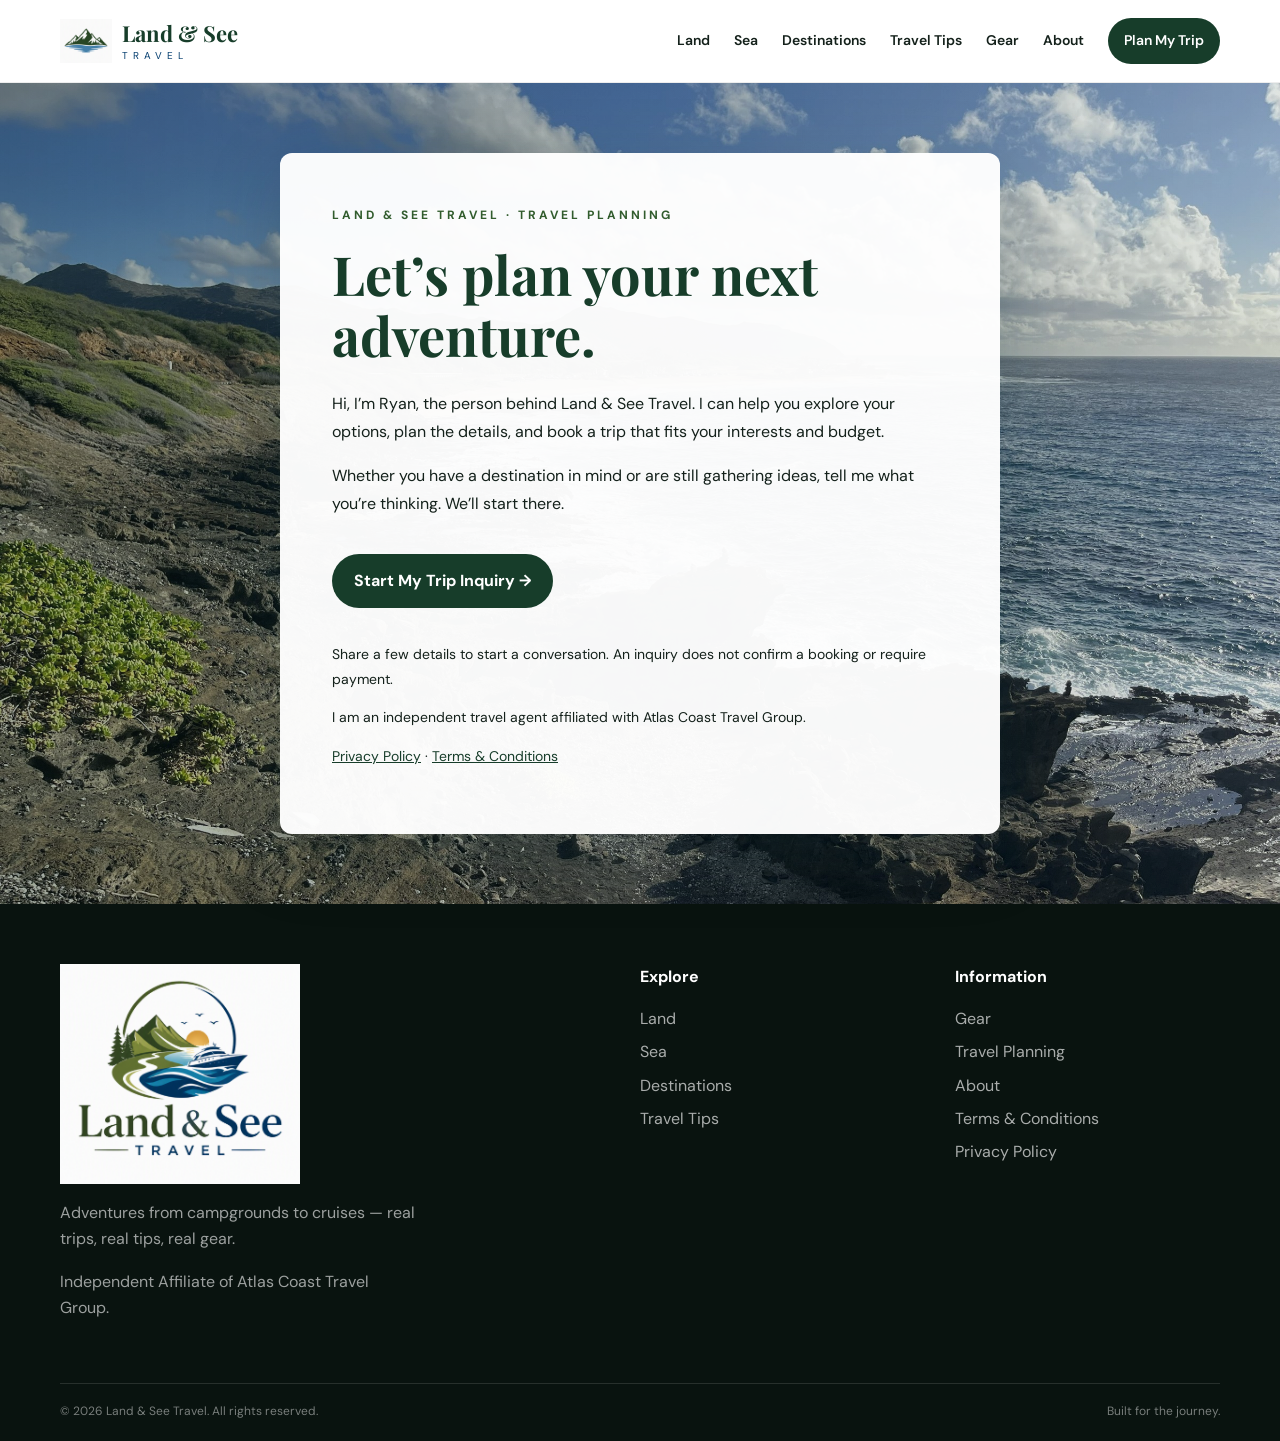
<file: plan-my-trip.html>
<!doctype html>
<html lang="en"><head><meta charset="utf-8"><meta name="viewport" content="width=device-width, initial-scale=1">
<meta name="theme-color" content="#173d2a"><link rel="icon" href="assets/logo-mark.png">
<link rel="preconnect" href="https://fonts.googleapis.com"><link rel="preconnect" href="https://fonts.gstatic.com" crossorigin>
<link href="https://fonts.googleapis.com/css2?family=DM+Sans:wght@400;500;600;700&amp;family=Playfair+Display:wght@600;700&amp;display=swap" rel="stylesheet">
<link rel="stylesheet" href="styles.css">
<title>Plan My Trip | Land &amp; See Travel</title>
<meta name="description" content="Travel planning and trip booking with Ryan Linnarz at Land &amp; See Travel, an independent affiliate of Atlas Coast Travel Group.">
<link rel="canonical" href="https://landseetravel.com/plan-my-trip">
<style>
.trip-page{background:var(--cream)}
.trip-heading{padding:30px 0 0}.trip-breadcrumb{font-size:14px;color:var(--muted);margin-bottom:26px}
.trip-hero{display:grid;grid-template-columns:1.1fr .9fr;gap:55px;align-items:center;padding:20px 0 70px}
.trip-hero h1{font-family:"Playfair Display",Georgia,serif;color:var(--green);font-size:clamp(40px,5.3vw,66px);letter-spacing:-1px;line-height:1.1;margin:0 0 24px}
.trip-hero .lead{font-size:21px}.trip-hero .button{margin:14px 0 10px}.trip-photo{margin:0}.trip-photo img{width:100%;height:480px;object-fit:cover;border-radius:20px}
.trip-disclosure{font-size:14px;color:var(--muted);max-width:560px}.trip-how{background:white}.trip-how .story-grid{grid-template-columns:repeat(3,minmax(0,1fr))}.trip-how h3{font-size:24px}
.trip-contact{padding:65px 24px;text-align:center;border-top:1px solid var(--line)}.trip-contact h2{font-size:clamp(32px,4vw,44px);color:var(--green)}.trip-contact>p{max-width:650px;margin:18px auto}.trip-contact .button{margin:10px}.trip-policies{font-size:14px;color:var(--muted)}.trip-policies a{color:var(--green);text-underline-offset:3px}
.skip-link{position:fixed;top:10px;left:10px;z-index:100;background:white;padding:12px 20px;transform:translateY(-160%)}.skip-link:focus{transform:translateY(0)}a:focus-visible,button:focus-visible{outline:3px solid var(--blue-2);outline-offset:4px}
@media(max-width:900px){.trip-hero{grid-template-columns:1fr;gap:30px;padding-bottom:50px}.trip-photo img{height:380px}.trip-how .story-grid{grid-template-columns:1fr}}
@media(max-width:600px){.trip-heading{padding-top:22px}.trip-hero{padding-top:8px}.trip-hero .lead{font-size:19px}.trip-photo img{height:330px}.trip-contact{padding:48px 20px}}
@media(prefers-reduced-motion:reduce){html{scroll-behavior:auto}}

.planning-scene{background:linear-gradient(90deg,rgba(13,35,31,.38),rgba(13,35,31,.12)),url('assets/planning-coast.jpg') center/cover;min-height:calc(100vh - 90px);padding:70px 24px;display:flex;align-items:center;justify-content:center}
.planning-panel{background:rgba(255,255,255,.97);width:min(100%,720px);padding:52px;border-radius:12px;box-shadow:0 20px 70px #102d3540}
.planning-panel h1{font-family:'Playfair Display',Georgia,serif;color:#173d2a;font-size:clamp(36px,5vw,54px);line-height:1.13;margin:12px 0 24px}
.planning-panel p{line-height:1.75}.planning-panel .button{margin:20px 0}.affiliation,.policy-links,.form-help{font-size:14px}.policy-links a{color:#173d2a;text-decoration:underline}.inquiry-scene{background-image:linear-gradient(#102d352b,#102d352b),url('assets/inquiry-cove.jpg');align-items:flex-start}.inquiry-panel{width:min(100%,760px)}
.inquiry-grid{display:grid;grid-template-columns:1fr 1fr;gap:20px}.inquiry-grid label{display:block;font-weight:600;font-size:15px}.inquiry-grid input,.inquiry-grid textarea,.inquiry-grid select{display:block;width:100%;border:1px solid #b9c7bd;border-radius:5px;background:white;padding:12px;margin-top:8px;font:inherit;color:#173d2a}.full-field{grid-column:1/-1}.preview-note{background:#f5f4ee;border-left:3px solid #b28a41;padding:14px;font-size:14px}.inquiry-panel button:disabled{opacity:.65;cursor:not-allowed}
@media(max-width:600px){.planning-scene{padding:28px 16px}.planning-panel{padding:28px 22px}.inquiry-grid{grid-template-columns:1fr}.full-field{grid-column:auto}}
</style></head><body>
<a class="skip-link" href="#main-content">Skip to content</a>
<header class="site-header">
    <div class="container nav-wrap">
      <a class="brand" href="index.html" aria-label="Land & See Travel home">
        <img src="assets/logo-mark.png" alt="Land & See Travel" class="brand-mark">
        <span class="brand-text"><strong>Land &amp; See</strong><small>TRAVEL</small></span>
      </a>

      <button class="menu-toggle" aria-label="Open navigation" aria-expanded="false">☰</button>

      <nav class="nav">
        <a href="Land-Travel.html">Land</a>
        <a href="index.html#sea">Sea</a>
        <a href="Destinations.html">Destinations</a>
        <a href="index.html#tips">Travel Tips</a>
        <a href="index.html#gear">Gear</a>
        <a href="index.html#about">About</a>
        <a class="nav-cta" href="plan-my-trip.html">Plan My Trip</a>
      </nav>
    </div>
  </header>
<main id="main-content" class="planning-scene"><section class="planning-panel" aria-labelledby="planning-title"><p class="eyebrow green">LAND &amp; SEE TRAVEL · TRAVEL PLANNING</p><h1 id="planning-title">Let’s plan your next adventure.</h1><p>Hi, I’m Ryan, the person behind Land &amp; See Travel. I can help you explore your options, plan the details, and book a trip that fits your interests and budget.</p><p>Whether you have a destination in mind or are still gathering ideas, tell me what you’re thinking. We’ll start there.</p><a class="button button-dark" href="https://book.landseetravel.com/form/atlas-466cce">Start My Trip Inquiry →</a><p class="form-help">Share a few details to start a conversation. An inquiry does not confirm a booking or require payment.</p><p class="affiliation">I am an independent travel agent affiliated with Atlas Coast Travel Group.</p><p class="policy-links"><a href="privacy-policy.html">Privacy Policy</a> · <a href="Terms-and-Conditions.html">Terms &amp; Conditions</a></p></section></main>
<footer class="footer">
    <div class="container footer-grid">

      <div>
        <img src="assets/logo-full.png" alt="Land & See Travel" class="footer-logo">
        <p>Adventures from campgrounds to cruises — real trips, real tips, real gear.</p><p>Independent Affiliate of Atlas Coast Travel Group.</p>
      </div>

      <div>
        <h4>Explore</h4>
        <a href="Land-Travel.html">Land</a>
        <a href="index.html#sea">Sea</a>
        <a href="Destinations.html">Destinations</a>
        <a href="index.html#tips">Travel Tips</a>
      </div>

      <div>
        <h4>Information</h4>
        <a href="index.html#gear">Gear</a>
        <a href="plan-my-trip.html">Travel Planning</a>
        <a href="index.html#about">About</a>
        <a href="Terms-and-Conditions.html">Terms &amp; Conditions</a>
        <a href="privacy-policy.html">Privacy Policy</a>
      </div>

    </div>

    <div class="container footer-bottom">
      <span>© <span id="year"></span> Land &amp; See Travel. All rights reserved.</span>
      <span>Built for the journey.</span>
    </div>
  </footer>
<script src="script.js"></script>
</body></html>
</file>
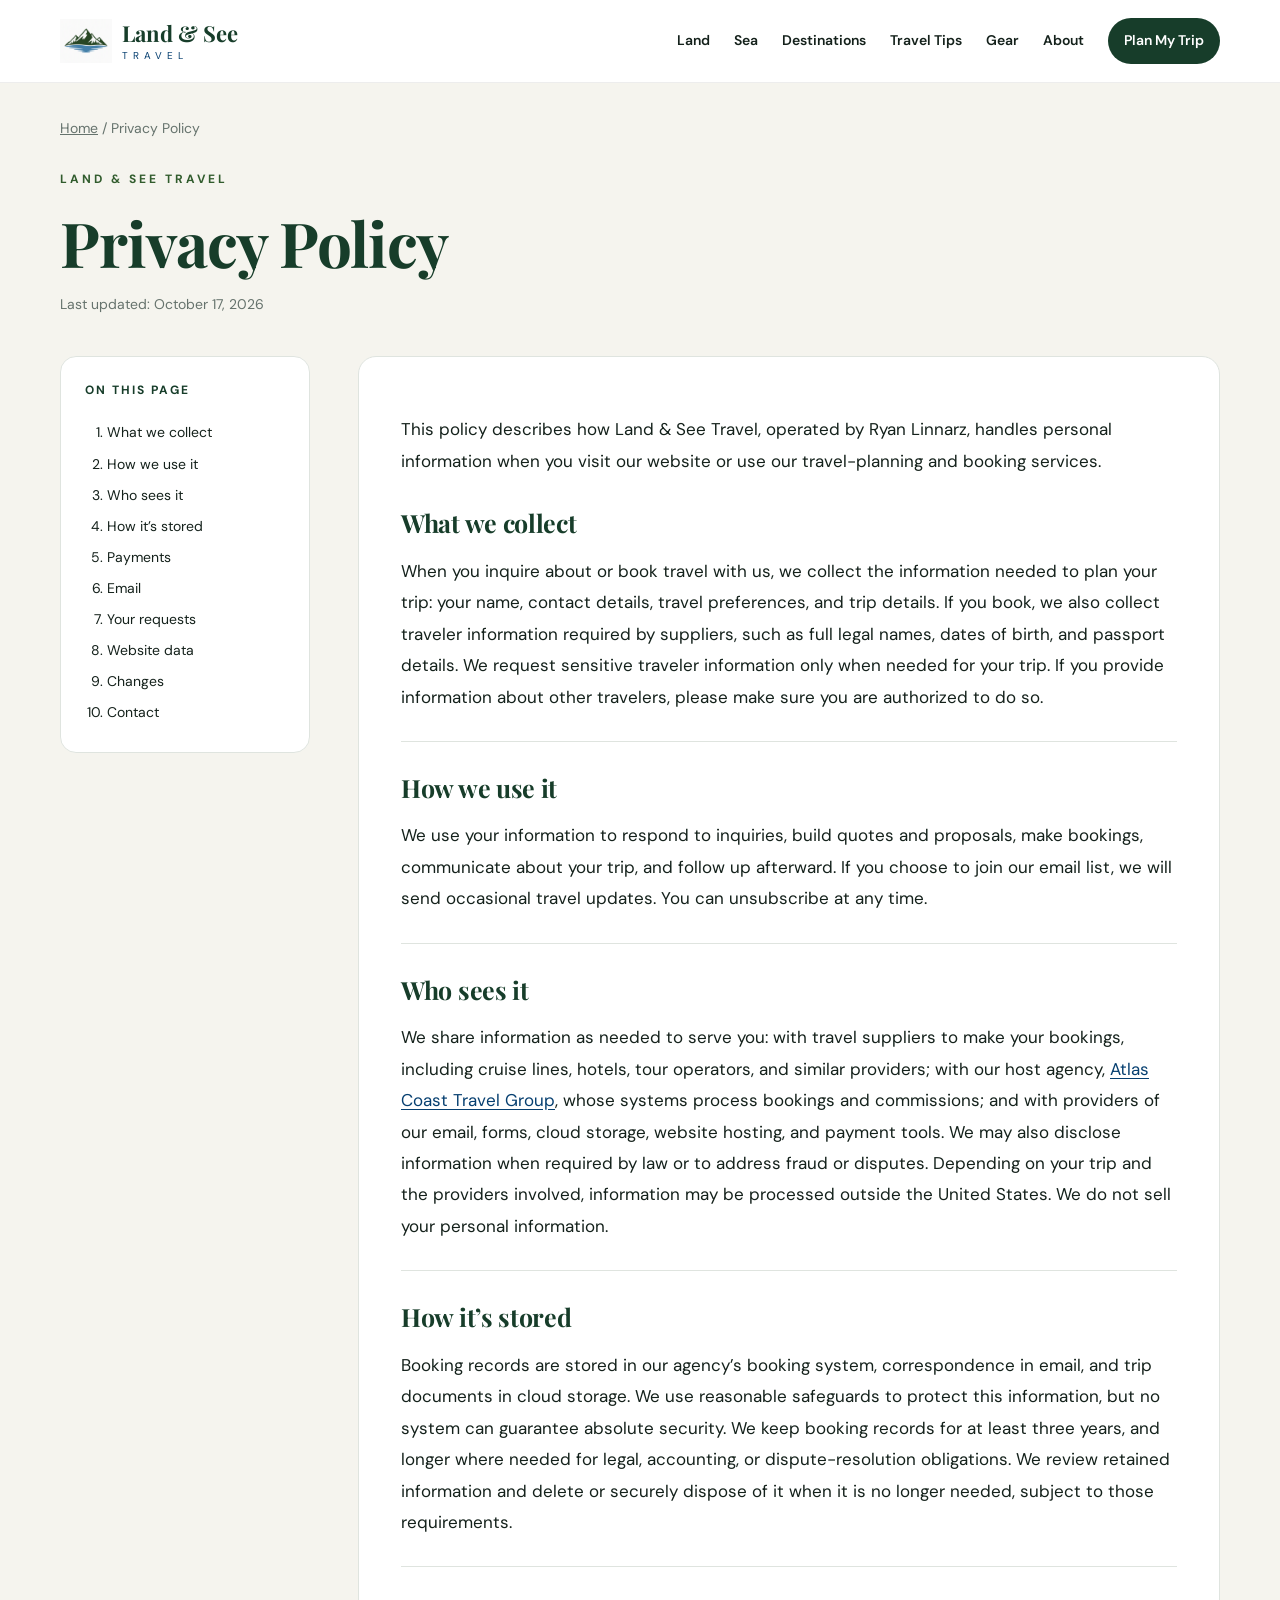
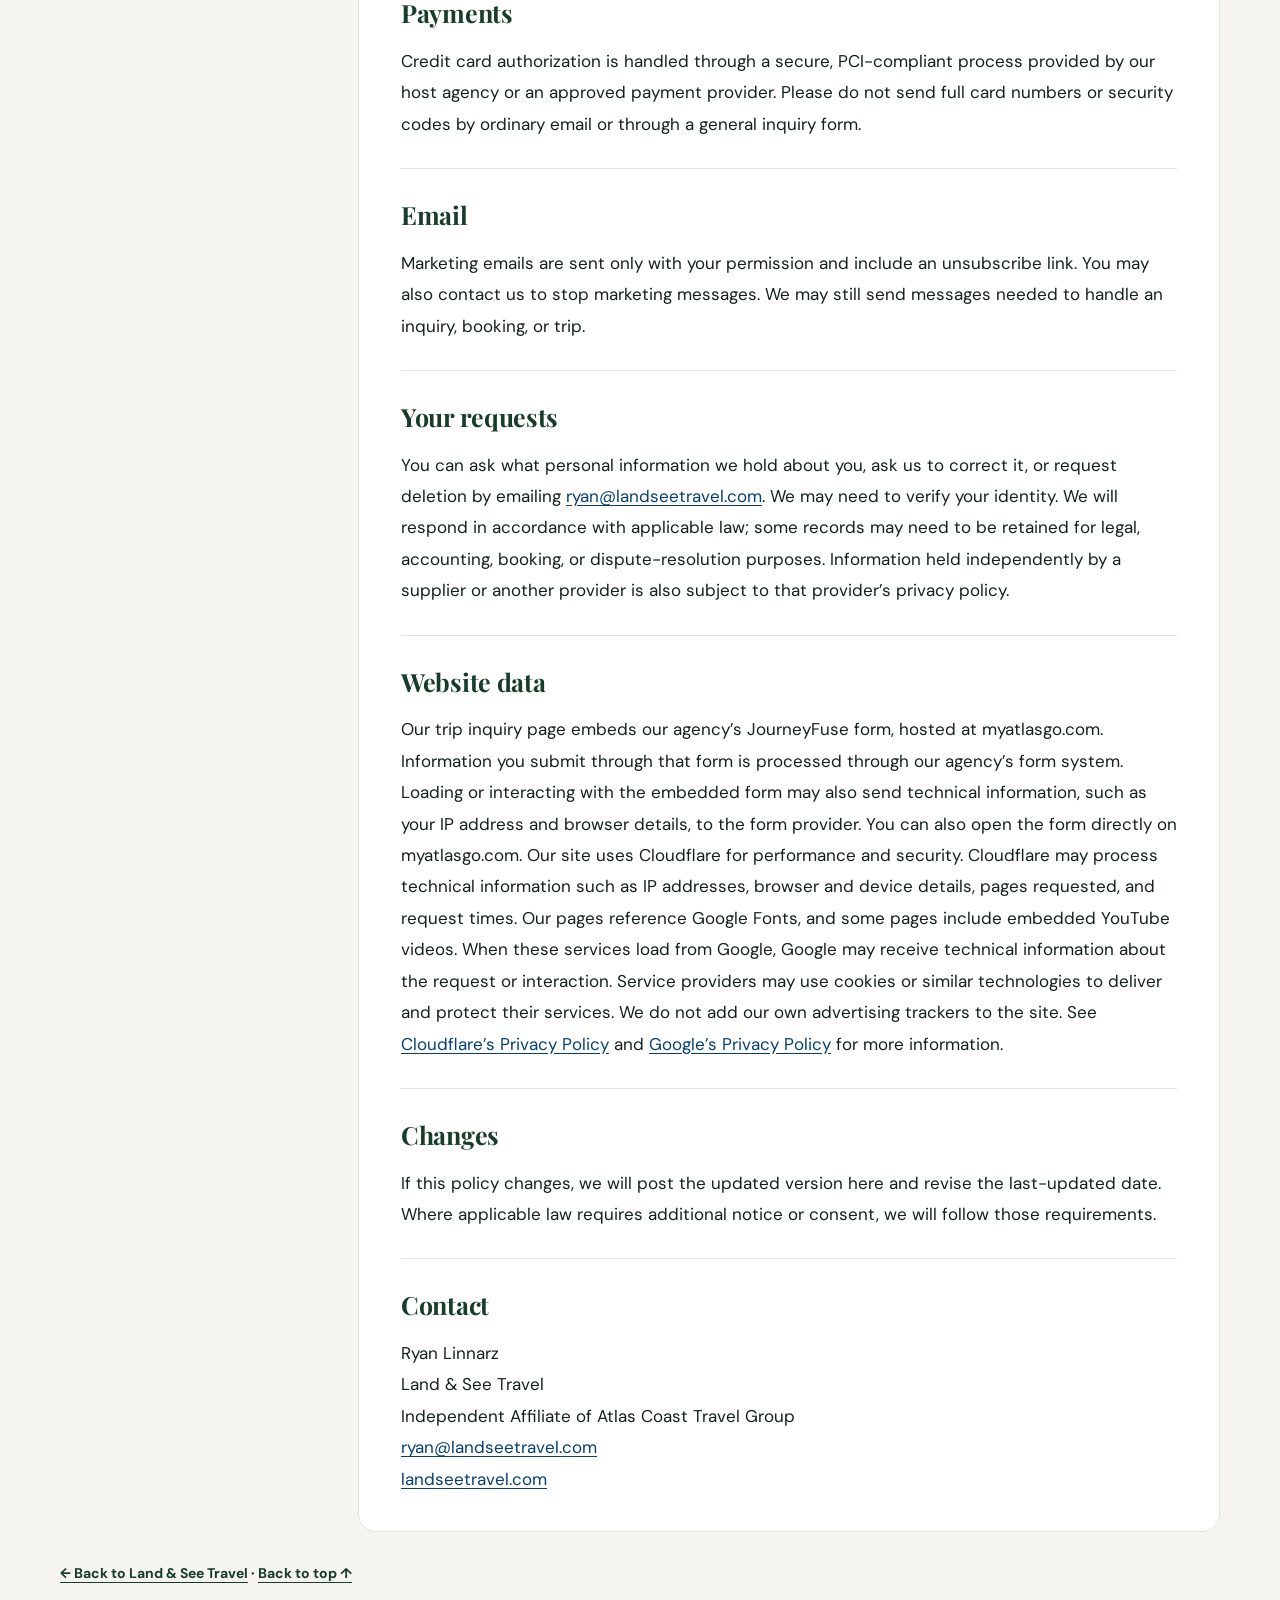
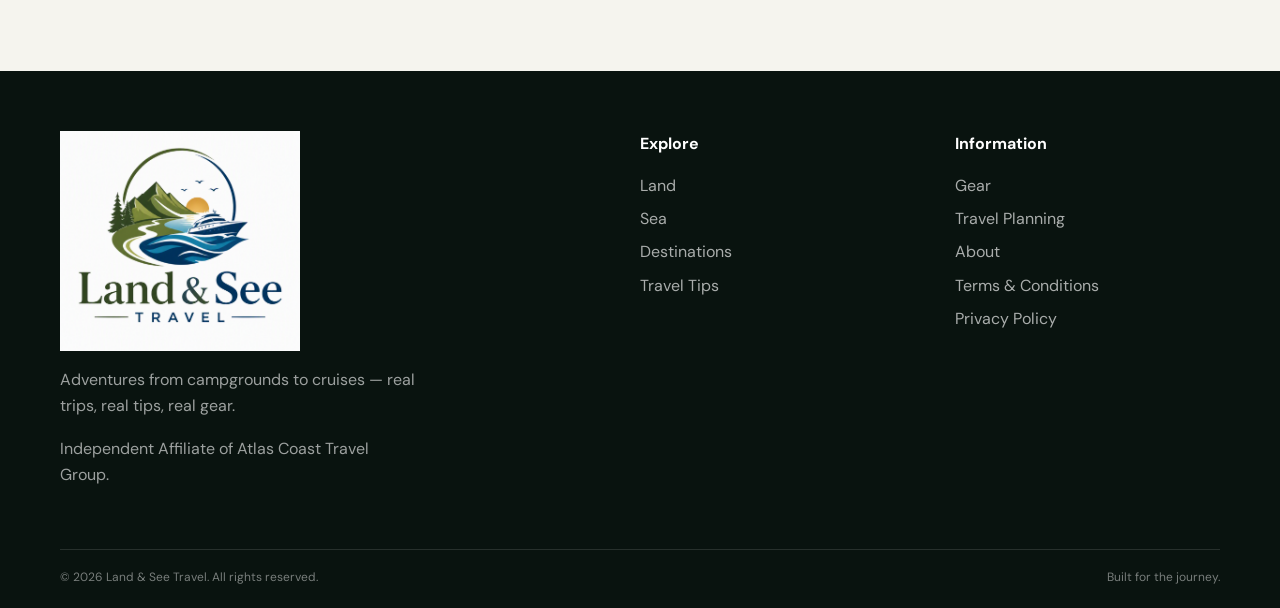
<file: privacy-policy.html>
<!doctype html>
<html lang="en"><head><meta charset="utf-8"><meta name="viewport" content="width=device-width, initial-scale=1">
<meta name="theme-color" content="#173d2a"><link rel="icon" href="assets/logo-mark.png">
<link rel="preconnect" href="https://fonts.googleapis.com"><link rel="preconnect" href="https://fonts.gstatic.com" crossorigin>
<link href="https://fonts.googleapis.com/css2?family=DM+Sans:wght@400;500;600;700&amp;family=Playfair+Display:wght@600;700&amp;display=swap" rel="stylesheet">
<link rel="stylesheet" href="styles.css">
<title>Privacy Policy | Land &amp; See Travel</title>
<meta name="description" content="How Land &amp; See Travel collects, uses, shares, and protects information for travel inquiries, bookings, and website visits.">
<link rel="canonical" href="https://landseetravel.com/privacy-policy">
<style>
.terms-page{background:var(--cream);padding-bottom:72px}
.terms-heading{padding:34px 0 40px;max-width:900px}
.terms-breadcrumb{font-size:14px;color:var(--muted);margin-bottom:30px}
.terms-heading h1{font-family:"Playfair Display",Georgia,serif;color:var(--green);font-size:clamp(38px,5vw,62px);line-height:1.12;letter-spacing:-1px;margin:0 0 16px}
.terms-updated{color:var(--muted);font-size:14px;margin:0}
.terms-layout{display:grid;grid-template-columns:250px minmax(0,1fr);gap:48px;align-items:start}
.terms-toc{position:sticky;top:110px;background:white;border:1px solid var(--line);border-radius:16px;padding:24px}
.terms-toc h2{font-family:"DM Sans",Arial,sans-serif;font-size:12px;line-height:1.5;letter-spacing:2px;margin:0 0 18px;color:var(--green)}
.terms-toc ol{padding-left:22px;margin:0;font-size:14px}.terms-toc li{padding:4px 0}.terms-toc a{text-decoration:none}.terms-toc a:hover{text-decoration:underline}
.terms-content{background:white;border:1px solid var(--line);border-radius:18px;padding:12px 42px 36px;min-width:0}
.terms-content section{padding-top:30px;scroll-margin-top:110px}.terms-content section+section{border-top:1px solid var(--line);margin-top:28px}
.terms-content h2{font-size:25px;line-height:1.3;color:var(--green);letter-spacing:-.3px;margin:0 0 16px}.terms-content h2 span{font-family:"DM Sans",Arial,sans-serif;font-size:15px;color:var(--muted);margin-right:5px}
.term-text{font-size:17px;line-height:1.85;overflow-wrap:anywhere}.term-text p{margin:0 0 16px}.term-text p:last-child{margin-bottom:0}.term-text a{color:var(--blue);text-underline-offset:3px}
.registration-list{margin:20px 0}.registration-list dt{font-weight:700}.registration-list dd{margin:2px 0 14px}
.terms-bottom{margin-top:30px;font-size:14px;font-weight:700}.terms-bottom a{color:var(--green);text-underline-offset:4px}
.skip-link{position:fixed;top:10px;left:10px;z-index:100;background:white;padding:12px 20px;transform:translateY(-160%)}.skip-link:focus{transform:translateY(0)}
a:focus-visible,button:focus-visible{outline:3px solid var(--blue-2);outline-offset:4px}
@media(max-width:900px){.terms-layout{grid-template-columns:1fr;gap:24px}.terms-toc{position:static}.terms-toc ol{columns:2;column-gap:30px}.terms-toc li{break-inside:avoid}}
@media(max-width:600px){.terms-heading{padding:25px 0 30px}.terms-content{padding:0 22px 28px}.terms-content h2{font-size:23px}.term-text{font-size:16px}.terms-toc{padding:20px}.terms-toc ol{columns:1}.terms-content section{scroll-margin-top:90px}.terms-page{padding-bottom:45px}}
@media(prefers-reduced-motion:reduce){html{scroll-behavior:auto}}
@media print{.site-header,.footer,.terms-toc,.terms-bottom,.skip-link{display:none}.terms-page{background:white;padding:0}.container{width:100%}.terms-heading{padding:0 0 20px}.terms-layout{display:block}.terms-content{padding:0;border:0}.terms-content section{break-inside:avoid}.term-text{font-size:11pt}.terms-heading h1{font-size:26pt}.terms-content h2{font-size:15pt}}

.policy-intro{font-size:17px;padding-top:28px;margin-bottom:0;line-height:1.85}
</style></head><body>
<a class="skip-link" href="#main-content">Skip to content</a>
<header class="site-header">
    <div class="container nav-wrap">
      <a class="brand" href="index.html" aria-label="Land & See Travel home">
        <img src="assets/logo-mark.png" alt="Land & See Travel" class="brand-mark">
        <span class="brand-text"><strong>Land &amp; See</strong><small>TRAVEL</small></span>
      </a>

      <button class="menu-toggle" aria-label="Open navigation" aria-expanded="false">☰</button>

      <nav class="nav">
        <a href="Land-Travel.html">Land</a>
        <a href="index.html#sea">Sea</a>
        <a href="Destinations.html">Destinations</a>
        <a href="index.html#tips">Travel Tips</a>
        <a href="index.html#gear">Gear</a>
        <a href="index.html#about">About</a>
        <a class="nav-cta" href="/#booking">Plan My Trip</a>
      </nav>
    </div>
  </header>
<main id="main-content" class="terms-page"><div class="container">
<div class="terms-heading"><nav class="terms-breadcrumb" aria-label="Breadcrumb"><a href="index.html">Home</a> / <span aria-current="page">Privacy Policy</span></nav>
<p class="eyebrow green">LAND &amp; SEE TRAVEL</p><h1>Privacy Policy</h1>
<p class="terms-updated">Last updated: <time datetime="2026-10-17">October 17, 2026</time></p></div>
<div class="terms-layout"><nav class="terms-toc" aria-label="Privacy policy sections"><h2>ON THIS PAGE</h2><ol><li><a href="#collection">What we collect</a></li>
<li><a href="#use">How we use it</a></li>
<li><a href="#sharing">Who sees it</a></li>
<li><a href="#storage">How it’s stored</a></li>
<li><a href="#payments">Payments</a></li>
<li><a href="#email">Email</a></li>
<li><a href="#rights">Your requests</a></li>
<li><a href="#website">Website data</a></li>
<li><a href="#changes">Changes</a></li>
<li><a href="#contact">Contact</a></li></ol></nav>
<article id="terms-content" class="terms-content" aria-label="Land and See Travel privacy policy"><p class="policy-intro">This policy describes how Land &amp; See Travel, operated by Ryan Linnarz, handles personal information when you visit our website or use our travel-planning and booking services.</p><section id="collection" aria-labelledby="heading-collection"><h2 id="heading-collection">What we collect</h2><div class="term-text"><p>When you inquire about or book travel with us, we collect the information needed to plan your trip: your name, contact details, travel preferences, and trip details. If you book, we also collect traveler information required by suppliers, such as full legal names, dates of birth, and passport details. We request sensitive traveler information only when needed for your trip. If you provide information about other travelers, please make sure you are authorized to do so.</p></div></section>
<section id="use" aria-labelledby="heading-use"><h2 id="heading-use">How we use it</h2><div class="term-text"><p>We use your information to respond to inquiries, build quotes and proposals, make bookings, communicate about your trip, and follow up afterward. If you choose to join our email list, we will send occasional travel updates. You can unsubscribe at any time.</p></div></section>
<section id="sharing" aria-labelledby="heading-sharing"><h2 id="heading-sharing">Who sees it</h2><div class="term-text"><p>We share information as needed to serve you: with travel suppliers to make your bookings, including cruise lines, hotels, tour operators, and similar providers; with our host agency, <a href="https://www.atlascoasttravel.com/privacy">Atlas Coast Travel Group</a>, whose systems process bookings and commissions; and with providers of our email, forms, cloud storage, website hosting, and payment tools. We may also disclose information when required by law or to address fraud or disputes. Depending on your trip and the providers involved, information may be processed outside the United States. We do not sell your personal information.</p></div></section>
<section id="storage" aria-labelledby="heading-storage"><h2 id="heading-storage">How it’s stored</h2><div class="term-text"><p>Booking records are stored in our agency’s booking system, correspondence in email, and trip documents in cloud storage. We use reasonable safeguards to protect this information, but no system can guarantee absolute security. We keep booking records for at least three years, and longer where needed for legal, accounting, or dispute-resolution obligations. We review retained information and delete or securely dispose of it when it is no longer needed, subject to those requirements.</p></div></section>
<section id="payments" aria-labelledby="heading-payments"><h2 id="heading-payments">Payments</h2><div class="term-text"><p>Credit card authorization is handled through a secure, PCI-compliant process provided by our host agency or an approved payment provider. Please do not send full card numbers or security codes by ordinary email or through a general inquiry form.</p></div></section>
<section id="email" aria-labelledby="heading-email"><h2 id="heading-email">Email</h2><div class="term-text"><p>Marketing emails are sent only with your permission and include an unsubscribe link. You may also contact us to stop marketing messages. We may still send messages needed to handle an inquiry, booking, or trip.</p></div></section>
<section id="rights" aria-labelledby="heading-rights"><h2 id="heading-rights">Your requests</h2><div class="term-text"><p>You can ask what personal information we hold about you, ask us to correct it, or request deletion by emailing <a href="mailto:ryan@landseetravel.com">ryan@landseetravel.com</a>. We may need to verify your identity. We will respond in accordance with applicable law; some records may need to be retained for legal, accounting, booking, or dispute-resolution purposes. Information held independently by a supplier or another provider is also subject to that provider’s privacy policy.</p></div></section>
<section id="website" aria-labelledby="heading-website"><h2 id="heading-website">Website data</h2><div class="term-text"><p>Our trip inquiry page embeds our agency’s JourneyFuse form, hosted at myatlasgo.com. Information you submit through that form is processed through our agency’s form system. Loading or interacting with the embedded form may also send technical information, such as your IP address and browser details, to the form provider. You can also open the form directly on myatlasgo.com. Our site uses Cloudflare for performance and security. Cloudflare may process technical information such as IP addresses, browser and device details, pages requested, and request times. Our pages reference Google Fonts, and some pages include embedded YouTube videos. When these services load from Google, Google may receive technical information about the request or interaction. Service providers may use cookies or similar technologies to deliver and protect their services. We do not add our own advertising trackers to the site. See <a href="https://www.cloudflare.com/privacypolicy/">Cloudflare’s Privacy Policy</a> and <a href="https://policies.google.com/privacy">Google’s Privacy Policy</a> for more information.</p></div></section>
<section id="changes" aria-labelledby="heading-changes"><h2 id="heading-changes">Changes</h2><div class="term-text"><p>If this policy changes, we will post the updated version here and revise the last-updated date. Where applicable law requires additional notice or consent, we will follow those requirements.</p></div></section>
<section id="contact" aria-labelledby="heading-contact"><h2 id="heading-contact">Contact</h2><div class="term-text"><p>Ryan Linnarz<br>Land &amp; See Travel<br>Independent Affiliate of Atlas Coast Travel Group<br><a href="mailto:ryan@landseetravel.com">ryan@landseetravel.com</a><br><a href="https://landseetravel.com/">landseetravel.com</a></p></div></section></article></div>
<p class="terms-bottom"><a href="index.html">← Back to Land &amp; See Travel</a> · <a href="#main-content">Back to top ↑</a></p>
</div></main>
<footer class="footer">
    <div class="container footer-grid">

      <div>
        <img src="assets/logo-full.png" alt="Land & See Travel" class="footer-logo">
        <p>Adventures from campgrounds to cruises — real trips, real tips, real gear.</p><p>Independent Affiliate of Atlas Coast Travel Group.</p>
      </div>

      <div>
        <h4>Explore</h4>
        <a href="Land-Travel.html">Land</a>
        <a href="index.html#sea">Sea</a>
        <a href="Destinations.html">Destinations</a>
        <a href="index.html#tips">Travel Tips</a>
      </div>

      <div>
        <h4>Information</h4>
        <a href="index.html#gear">Gear</a>
        <a href="/#booking">Travel Planning</a>
        <a href="index.html#about">About</a>
        <a href="Terms-and-Conditions.html">Terms &amp; Conditions</a>
        <a href="privacy-policy.html">Privacy Policy</a>
      </div>

    </div>

    <div class="container footer-bottom">
      <span>© <span id="year"></span> Land &amp; See Travel. All rights reserved.</span>
      <span>Built for the journey.</span>
    </div>
  </footer>
<script src="script.js"></script>
</body></html>
</file>
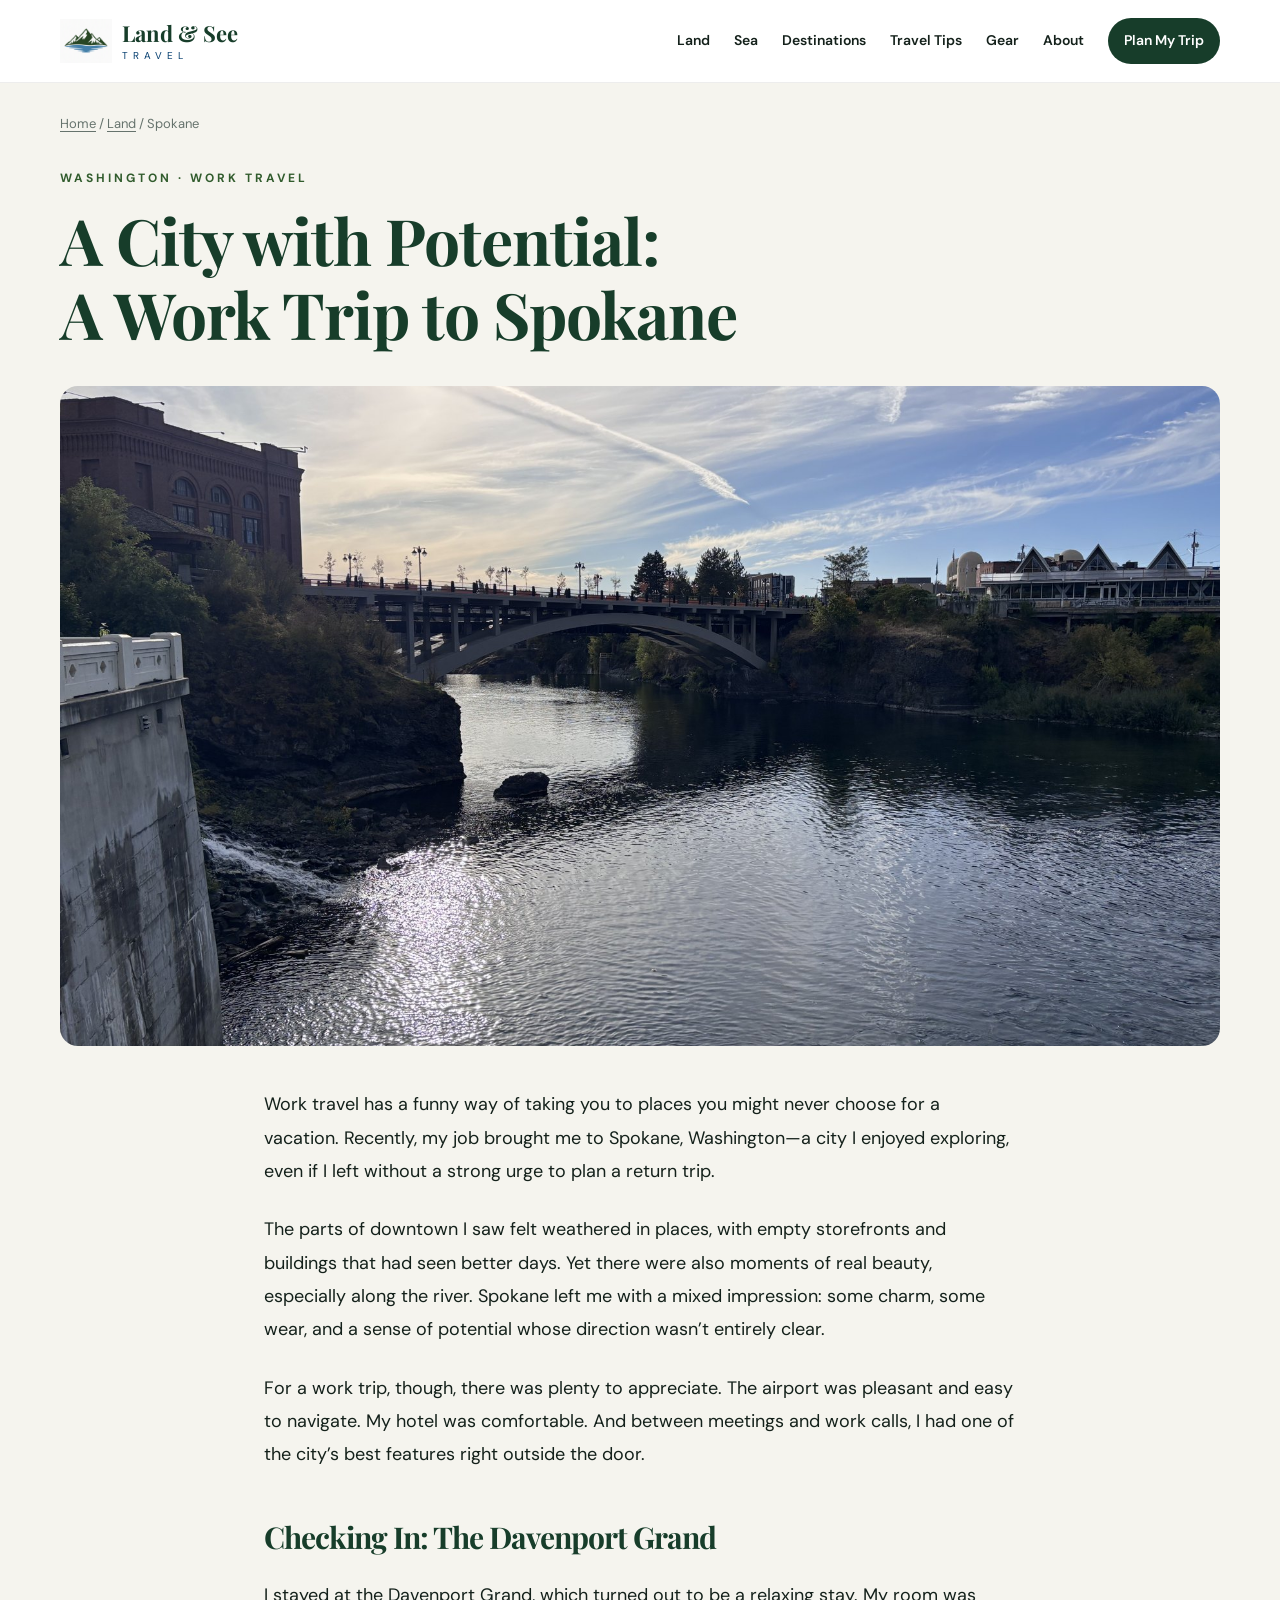
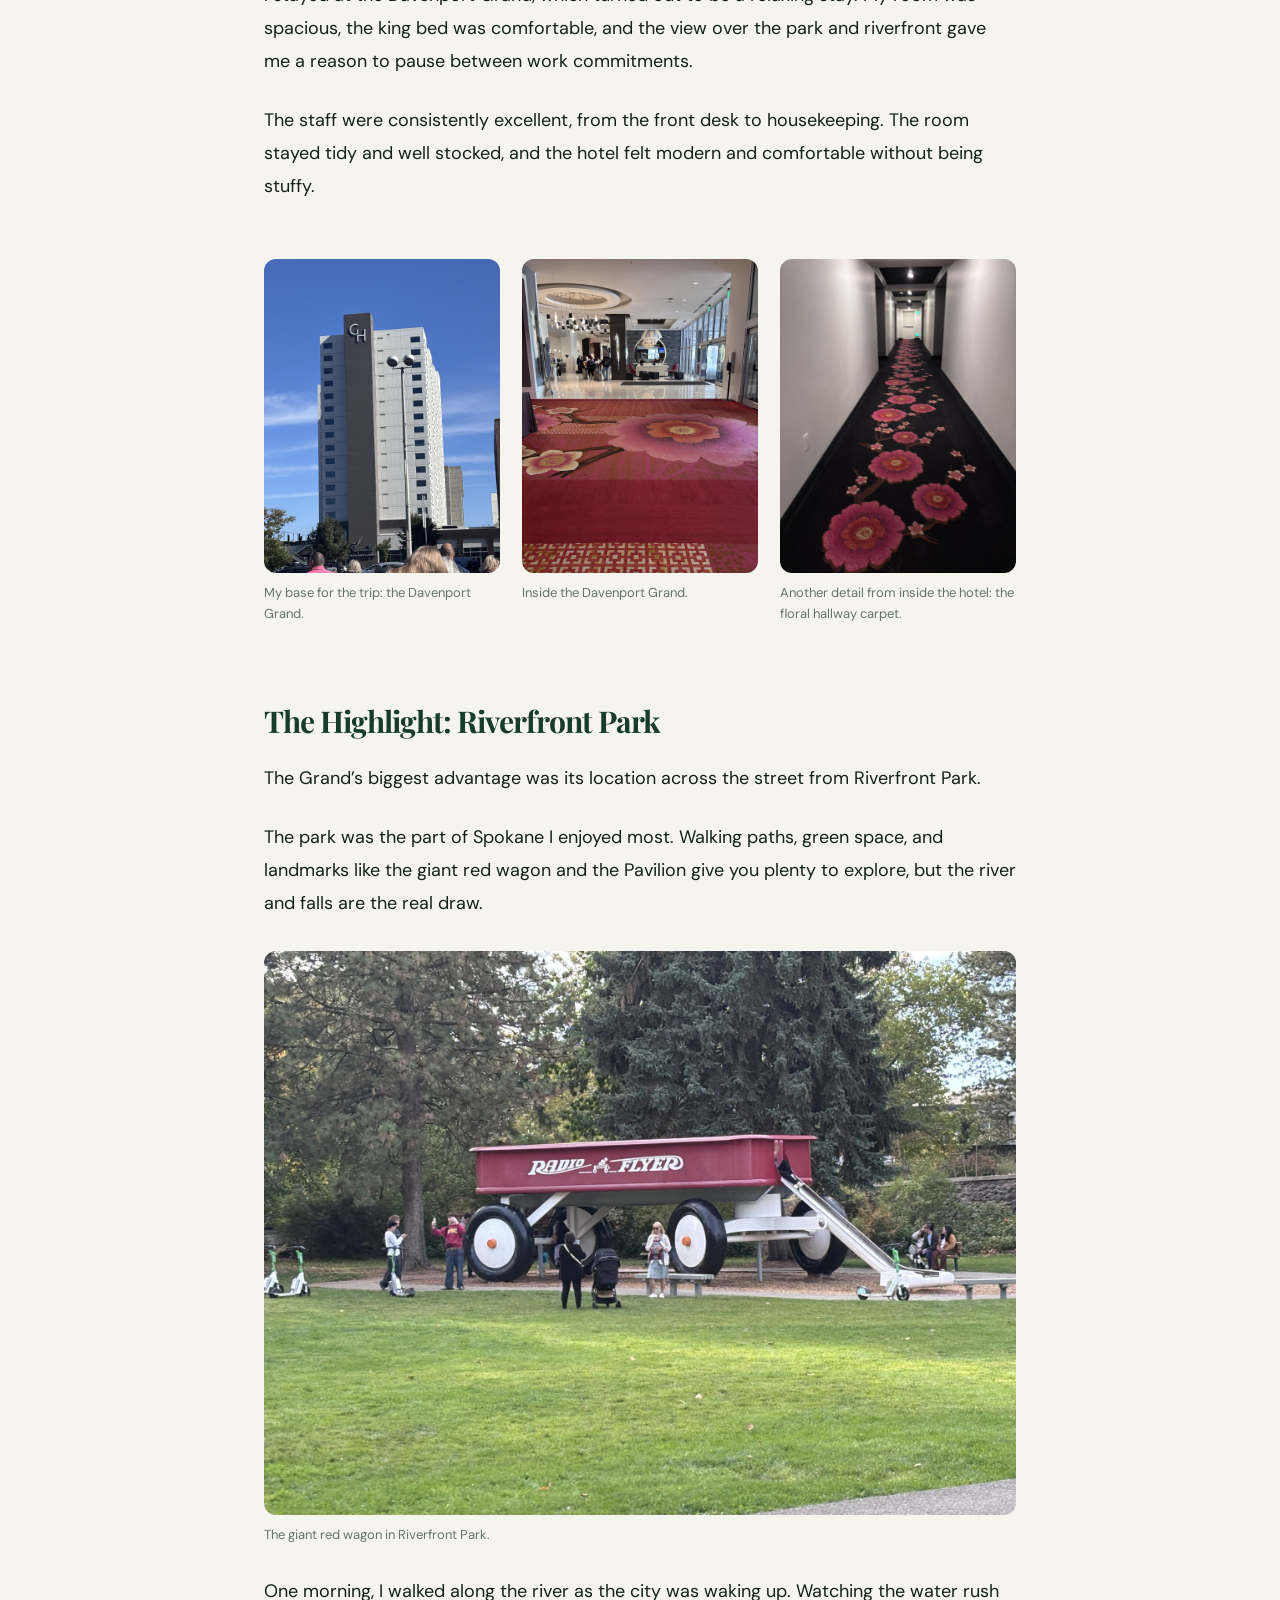
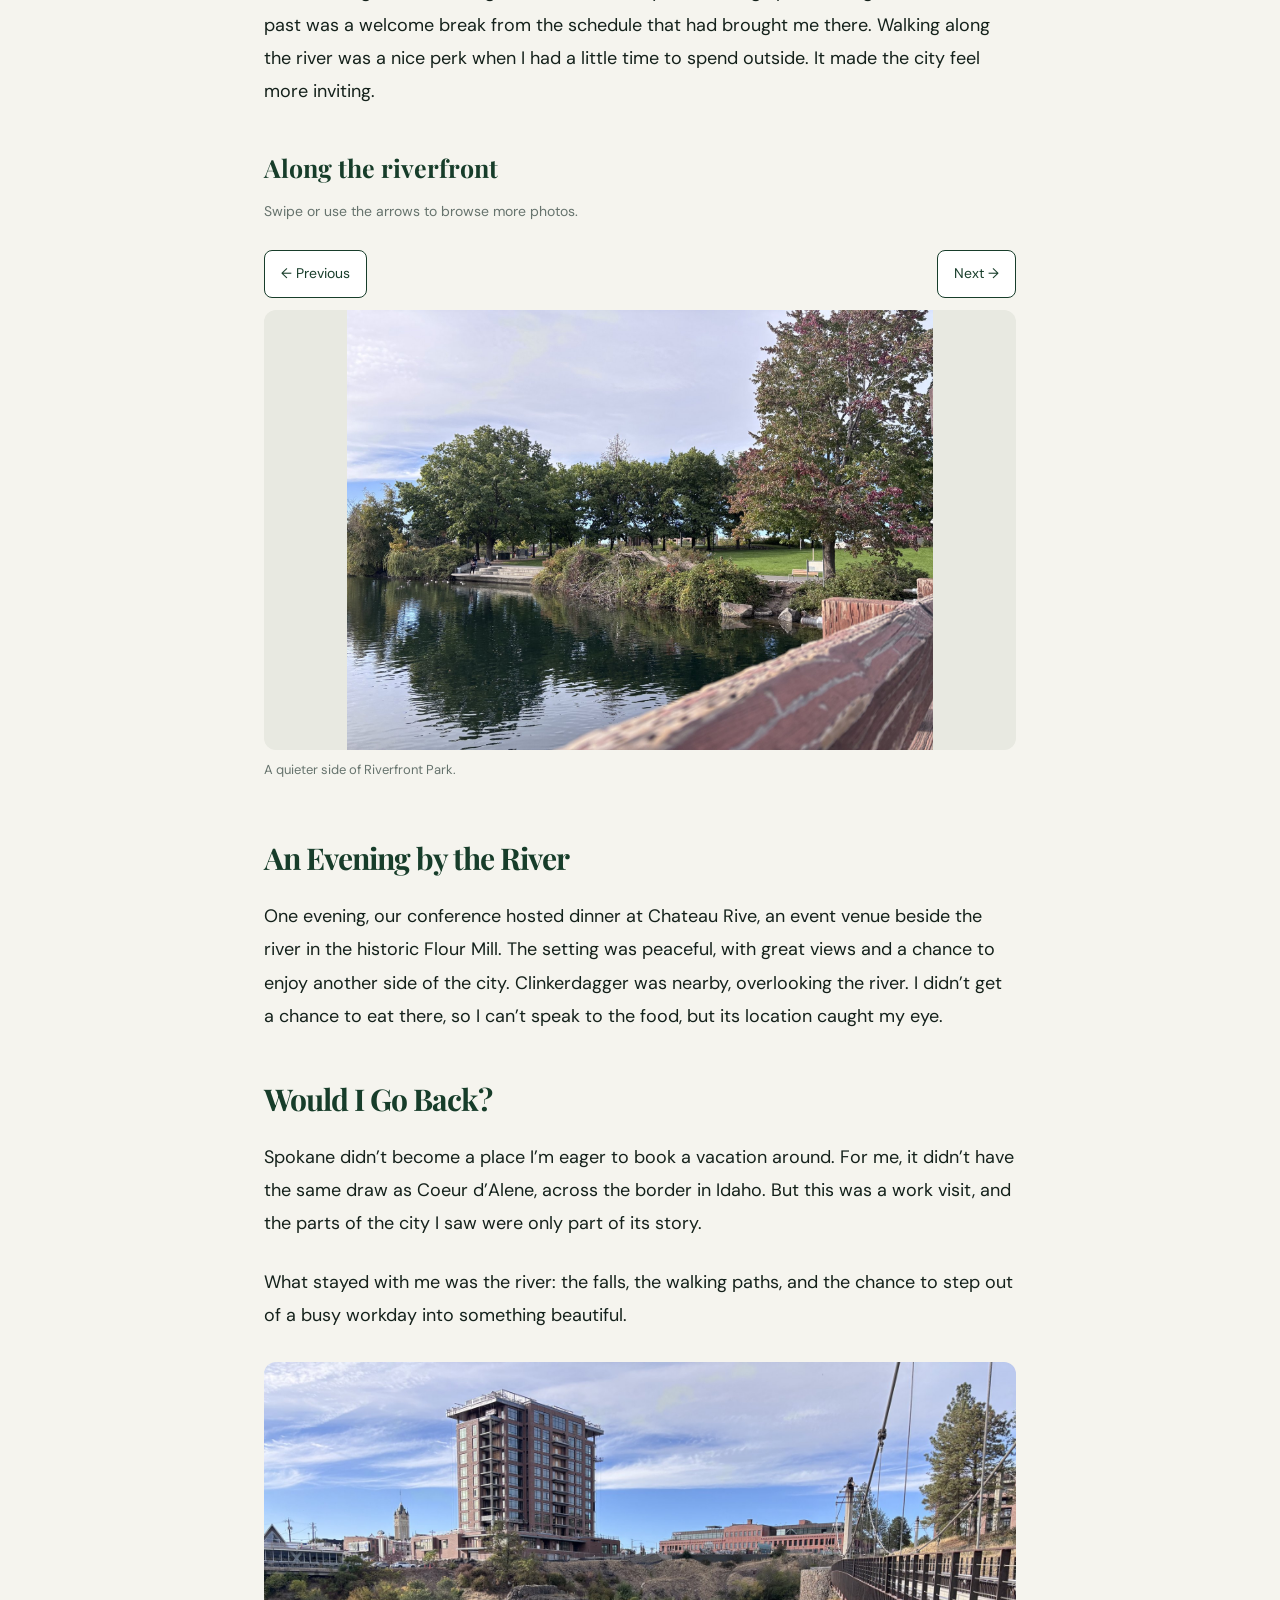
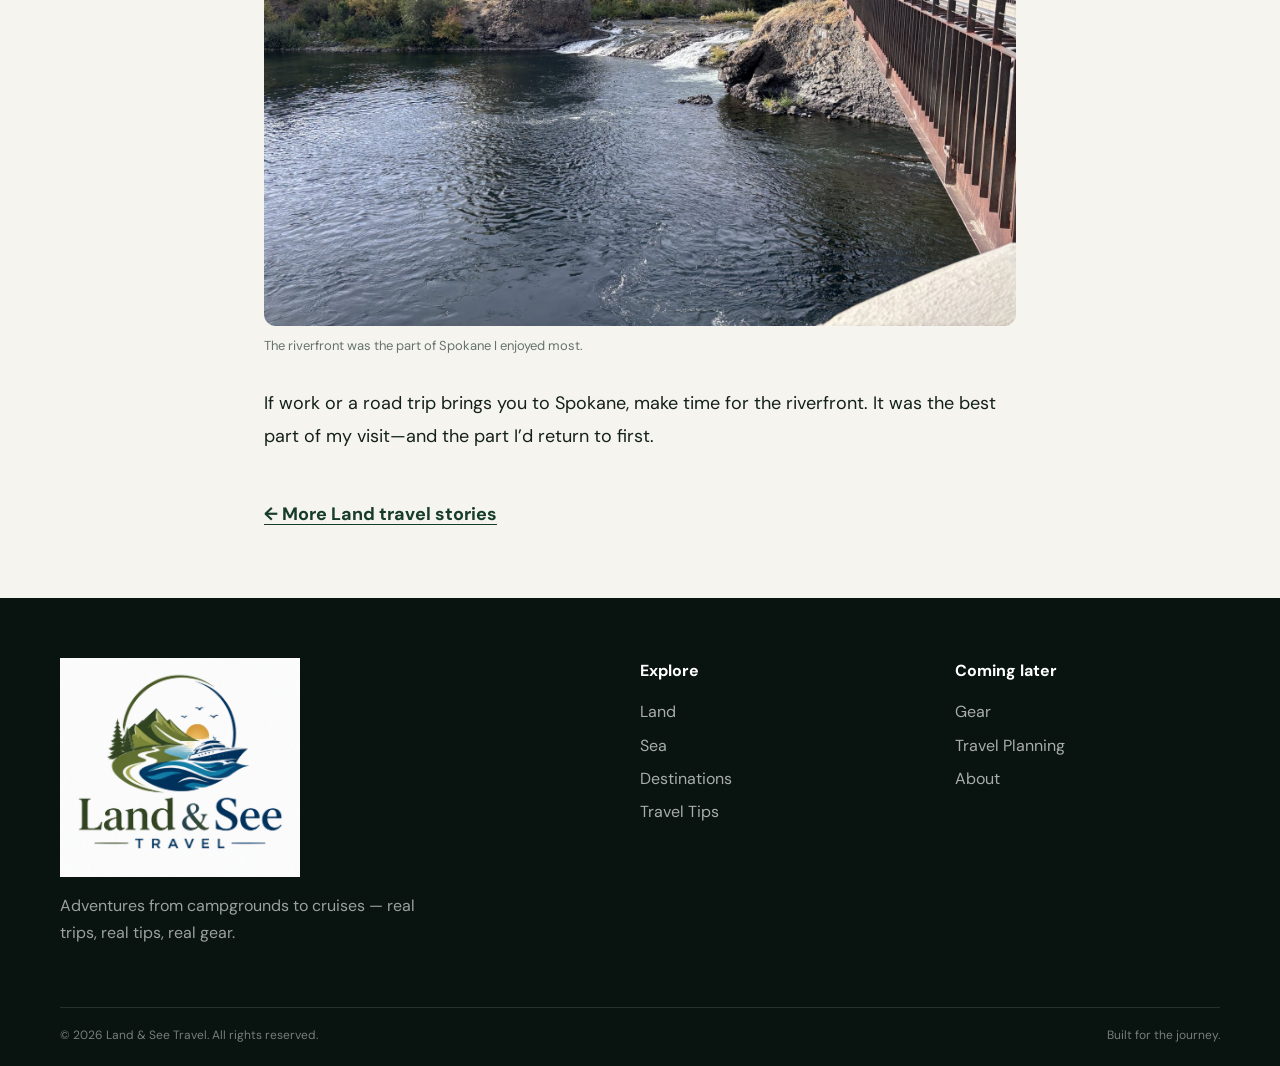
<file: Spokane-Work-Trip.html>
<!doctype html>
<html lang="en"><head><meta charset="utf-8"><meta name="viewport" content="width=device-width, initial-scale=1">
<title>A City with Potential: A Work Trip to Spokane | Land &amp; See Travel</title>
<meta name="description" content="A work trip to Spokane, Washington: a comfortable stay at the Davenport Grand, walks through Riverfront Park, and an honest impression of the city.">
<meta name="theme-color" content="#173d2a">
<meta property="og:type" content="article"><meta property="og:title" content="A City with Potential: A Work Trip to Spokane">
<meta property="og:description" content="A comfortable hotel, a memorable riverfront, and an honest look at Spokane between work commitments.">
<link rel="icon" href="assets/logo-mark.png"><link rel="preconnect" href="https://fonts.googleapis.com"><link rel="preconnect" href="https://fonts.gstatic.com" crossorigin>
<link href="https://fonts.googleapis.com/css2?family=DM+Sans:wght@400;500;600;700&family=Playfair+Display:wght@600;700&display=swap" rel="stylesheet">
<link rel="stylesheet" href="styles.css"><link rel="stylesheet" href="spokane-story.css">
</head><body>
<header class="site-header">
    <div class="container nav-wrap">
      <a class="brand" href="index.html" aria-label="Land & See Travel home">
        <img src="assets/logo-mark.png" alt="Land & See Travel" class="brand-mark">
        <span class="brand-text"><strong>Land &amp; See</strong><small>TRAVEL</small></span>
      </a>

      <button class="menu-toggle" aria-label="Open navigation" aria-expanded="false">☰</button>

      <nav class="nav">
        <a href="Land-Travel.html">Land</a>
        <a href="index.html#sea">Sea</a>
        <a href="index.html#destinations">Destinations</a>
        <a href="index.html#tips">Travel Tips</a>
        <a href="index.html#gear">Gear</a>
        <a href="index.html#about">About</a>
        <a class="nav-cta" href="/#booking">Plan My Trip</a>
      </nav>
    </div>
  </header>
<main id="top" class="spokane-story">
<div class="story-heading container"><nav class="breadcrumb" aria-label="Breadcrumb"><a href="index.html">Home</a><span aria-hidden="true"> / </span><a href="Land-Travel.html">Land</a><span aria-hidden="true"> / </span><span aria-current="page">Spokane</span></nav>
<p class="eyebrow green">WASHINGTON · WORK TRAVEL</p><h1>A City with Potential:<br><em>A Work Trip to Spokane</em></h1></div>
<div class="opening-photo container"><img src="assets/spokane/river-city-view.jpg" alt="Sunlight reflecting on the Spokane River below an arched bridge and riverside buildings" width="1800" height="1350" fetchpriority="high"></div>
<article class="story-copy" aria-label="Spokane work trip story">
<p>Work travel has a funny way of taking you to places you might never choose for a vacation. Recently, my job brought me to Spokane, Washington—a city I enjoyed exploring, even if I left without a strong urge to plan a return trip.</p>
<p>The parts of downtown I saw felt weathered in places, with empty storefronts and buildings that had seen better days. Yet there were also moments of real beauty, especially along the river. Spokane left me with a mixed impression: some charm, some wear, and a sense of potential whose direction wasn’t entirely clear.</p>
<p>For a work trip, though, there was plenty to appreciate. The airport was pleasant and easy to navigate. My hotel was comfortable. And between meetings and work calls, I had one of the city’s best features right outside the door.</p>
<h2>Checking In: The Davenport Grand</h2>
<p>I stayed at the Davenport Grand, which turned out to be a relaxing stay. My room was spacious, the king bed was comfortable, and the view over the park and riverfront gave me a reason to pause between work commitments.</p>
<p>The staff were consistently excellent, from the front desk to housekeeping. The room stayed tidy and well stocked, and the hotel felt modern and comfortable without being stuffy.</p>
<div class="hotel-photos"><figure><img src="assets/spokane/davenport-grand.jpg" alt="The Davenport Grand hotel tower against a blue sky" width="1200" height="1600" loading="lazy"><figcaption>My base for the trip: the Davenport Grand.</figcaption></figure><figure><img src="assets/spokane/hotel-lobby.jpg" alt="Davenport Grand lobby with red floral carpet and tall windows" width="1200" height="1600" loading="lazy"><figcaption>Inside the Davenport Grand.</figcaption></figure><figure class=""><img src="assets/spokane/hotel-hallway.jpg" alt="Hotel hallway with pink floral patterns on a dark carpet" width="1200" height="1600" loading="lazy"><figcaption>Another detail from inside the hotel: the floral hallway carpet.</figcaption></figure></div>
<h2>The Highlight: Riverfront Park</h2>
<p>The Grand’s biggest advantage was its location across the street from Riverfront Park.</p>
<p>The park was the part of Spokane I enjoyed most. Walking paths, green space, and landmarks like the giant red wagon and the Pavilion give you plenty to explore, but the river and falls are the real draw.</p>
<figure><img src="assets/spokane/red-wagon.jpg" alt="Giant red Radio Flyer wagon and slide on a lawn in Riverfront Park" width="1800" height="1350" loading="lazy"><figcaption>The giant red wagon in Riverfront Park.</figcaption></figure>
<p>One morning, I walked along the river as the city was waking up. Watching the water rush past was a welcome break from the schedule that had brought me there. Walking along the river was a nice perk when I had a little time to spend outside. It made the city feel more inviting.</p>
<section class="park-gallery" aria-label="More photos from the riverfront"><h3>Along the riverfront</h3><p class="gallery-hint">Swipe or use the arrows to browse more photos.</p><div class="gallery-controls"><button type="button" data-gallery-step="-1" aria-label="Previous photo">← Previous</button><button type="button" data-gallery-step="1" aria-label="Next photo">Next →</button></div><div class="gallery-track" tabindex="0" aria-label="Riverfront photo gallery"><figure><img src="assets/spokane/park-waterfront.jpg" alt="Calm water beside lawns, trees, and steps in Riverfront Park" width="1800" height="1350" loading="lazy"><figcaption>A quieter side of Riverfront Park.</figcaption></figure><figure class=""><img src="assets/spokane/river-walkway.jpg" alt="Stone wall beside a riverfront walking path, with the river and a bridge beyond" width="1800" height="1350" loading="lazy"><figcaption>A walk beside the river, with downtown close by.</figcaption></figure><figure class="sculpture-photo"><img src="assets/spokane/riverside-sculpture.jpg" alt="Metal ram sculpture among rocks and branches beside the river beneath a bridge" width="1200" height="1600" loading="lazy"><figcaption>A detail along the riverfront.</figcaption></figure><figure><img src="assets/spokane/river-rapids.jpg" alt="Rapids flowing over rocks in the Spokane River" width="1800" height="1350" loading="lazy"><figcaption>The rushing water that made the riverfront a highlight.</figcaption></figure></div></section><h2>An Evening by the River</h2>
<p>One evening, our conference hosted dinner at Chateau Rive, an event venue beside the river in the historic Flour Mill. The setting was peaceful, with great views and a chance to enjoy another side of the city. Clinkerdagger was nearby, overlooking the river. I didn’t get a chance to eat there, so I can’t speak to the food, but its location caught my eye.</p>
<h2>Would I Go Back?</h2>
<p>Spokane didn’t become a place I’m eager to book a vacation around. For me, it didn’t have the same draw as Coeur d’Alene, across the border in Idaho. But this was a work visit, and the parts of the city I saw were only part of its story.</p>
<p>What stayed with me was the river: the falls, the walking paths, and the chance to step out of a busy workday into something beautiful.</p>
<figure><img src="assets/spokane/river-bridge.jpg" alt="Spokane River and falls beside a pedestrian bridge, with downtown buildings beyond" width="1800" height="1350" loading="lazy"><figcaption>The riverfront was the part of Spokane I enjoyed most.</figcaption></figure>
<p>If work or a road trip brings you to Spokane, make time for the riverfront. It was the best part of my visit—and the part I’d return to first.</p>
<!-- Add the completed Spokane video here when it is available. -->
<a class="back-to-land" href="Land-Travel.html#stories">← More Land travel stories</a>
</article></main><footer class="footer">
    <div class="container footer-grid">

      <div>
        <img src="assets/logo-full.png" alt="Land & See Travel" class="footer-logo">
        <p>Adventures from campgrounds to cruises — real trips, real tips, real gear.</p>
      </div>

      <div>
        <h4>Explore</h4>
        <a href="index.html#land">Land</a>
        <a href="index.html#sea">Sea</a>
        <a href="index.html#destinations">Destinations</a>
        <a href="index.html#tips">Travel Tips</a>
      </div>

      <div>
        <h4>Coming later</h4>
        <a href="index.html#gear">Gear</a>
        <a href="/#booking">Travel Planning</a>
        <a href="index.html#about">About</a>
      </div>

    </div>

    <div class="container footer-bottom">
      <span>© <span id="year"></span> Land &amp; See Travel. All rights reserved.</span>
      <span>Built for the journey.</span>
    </div>
  </footer><script src="script.js"></script><script src="spokane-gallery.js"></script></body></html>
</file>
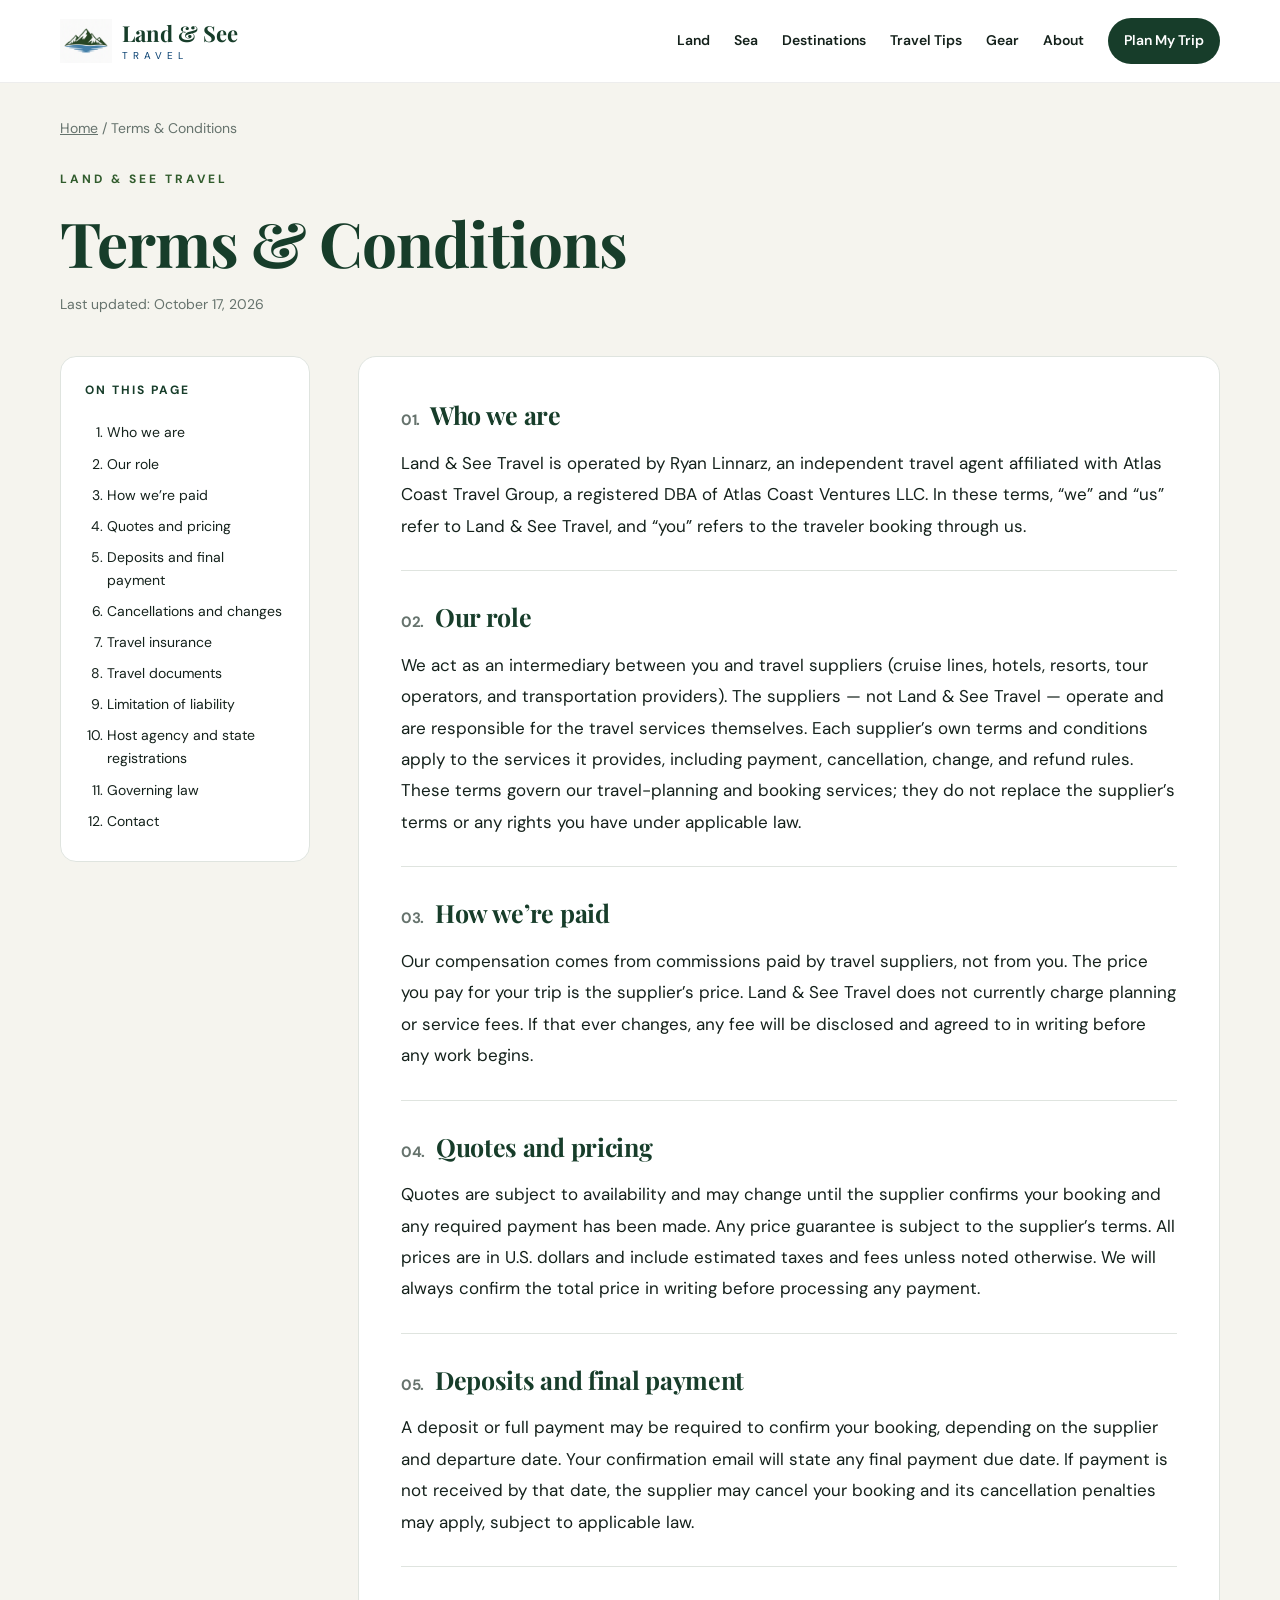
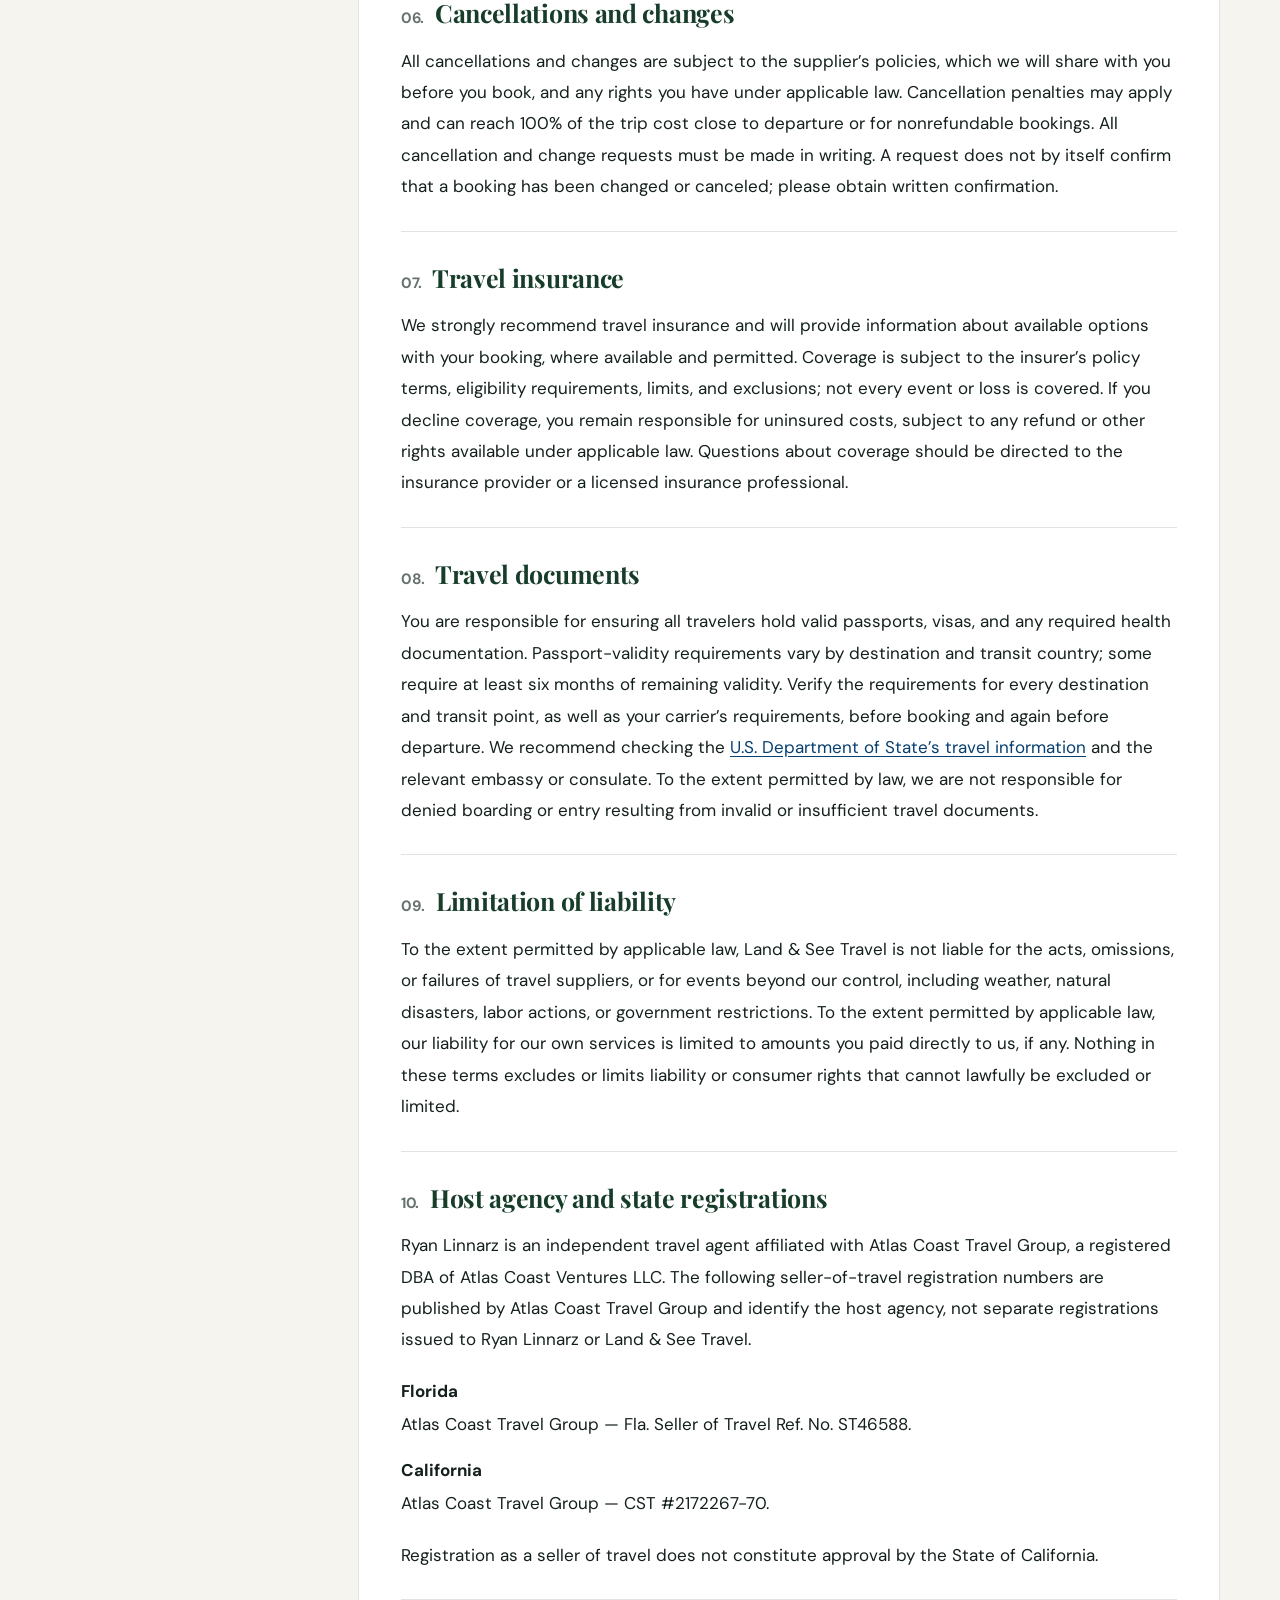
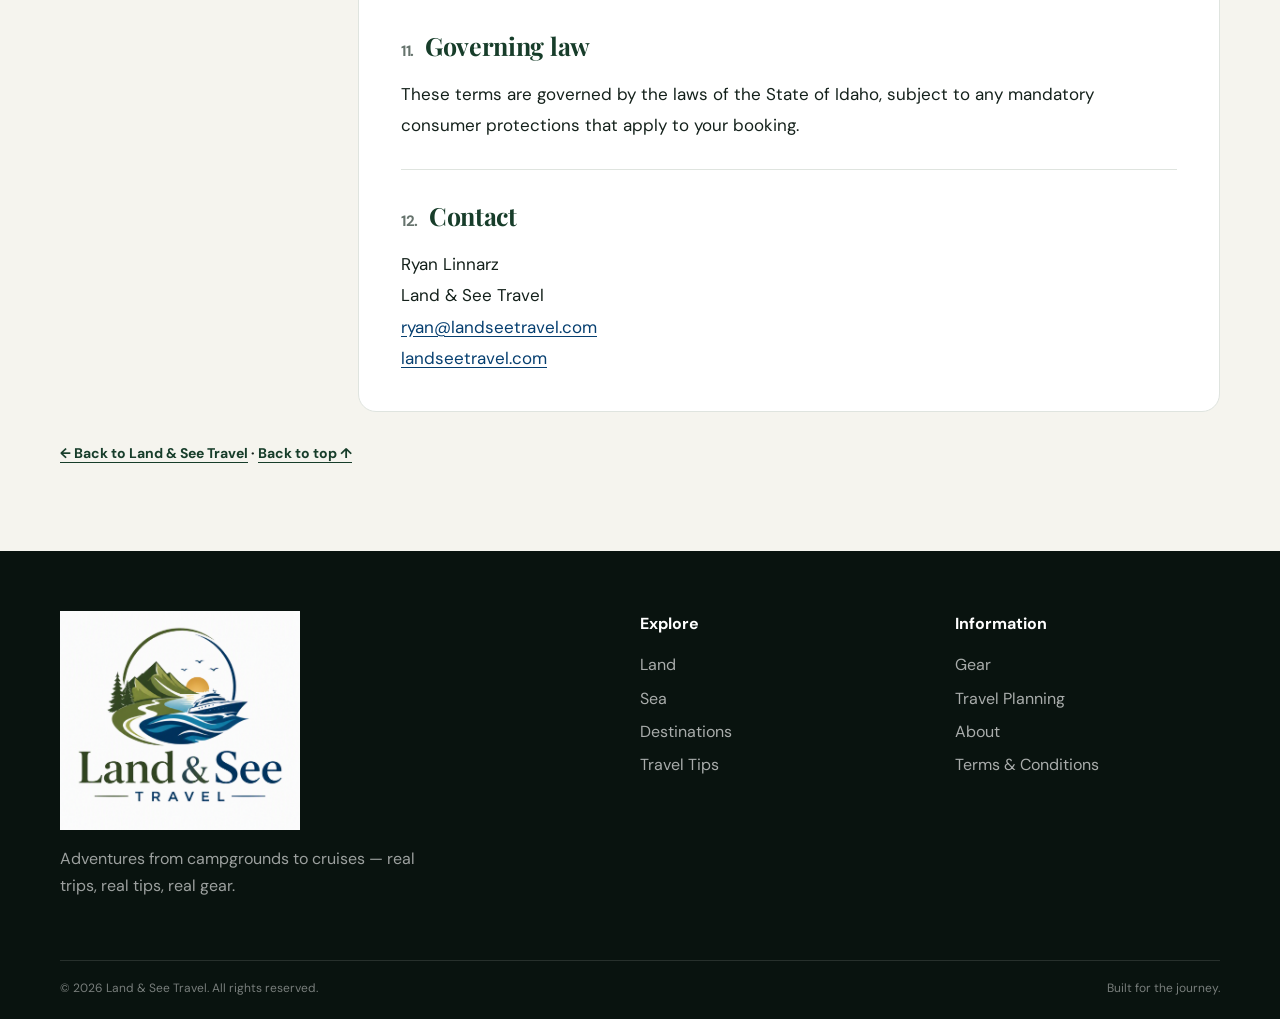
<file: Terms-and-Conditions.html>
<!doctype html>
<html lang="en"><head>
<meta charset="utf-8"><meta name="viewport" content="width=device-width, initial-scale=1">
<title>Terms &amp; Conditions | Land &amp; See Travel</title>
<meta name="description" content="Travel-planning and booking terms for Land &amp; See Travel, operated by Ryan Linnarz, an independent travel agent affiliated with Atlas Coast Travel Group.">
<meta name="theme-color" content="#173d2a">
<link rel="canonical" href="https://landseetravel.com/Terms-and-Conditions">
<link rel="icon" href="assets/logo-mark.png">
<link rel="preconnect" href="https://fonts.googleapis.com"><link rel="preconnect" href="https://fonts.gstatic.com" crossorigin>
<link href="https://fonts.googleapis.com/css2?family=DM+Sans:wght@400;500;600;700&amp;family=Playfair+Display:wght@600;700&amp;display=swap" rel="stylesheet">
<link rel="stylesheet" href="styles.css">
<style>
.terms-page{background:var(--cream);padding-bottom:72px}
.terms-heading{padding:34px 0 40px;max-width:900px}
.terms-breadcrumb{font-size:14px;color:var(--muted);margin-bottom:30px}
.terms-heading h1{font-family:"Playfair Display",Georgia,serif;color:var(--green);font-size:clamp(38px,5vw,62px);line-height:1.12;letter-spacing:-1px;margin:0 0 16px}
.terms-updated{color:var(--muted);font-size:14px;margin:0}
.terms-layout{display:grid;grid-template-columns:250px minmax(0,1fr);gap:48px;align-items:start}
.terms-toc{position:sticky;top:110px;background:white;border:1px solid var(--line);border-radius:16px;padding:24px}
.terms-toc h2{font-family:"DM Sans",Arial,sans-serif;font-size:12px;line-height:1.5;letter-spacing:2px;margin:0 0 18px;color:var(--green)}
.terms-toc ol{padding-left:22px;margin:0;font-size:14px}.terms-toc li{padding:4px 0}.terms-toc a{text-decoration:none}.terms-toc a:hover{text-decoration:underline}
.terms-content{background:white;border:1px solid var(--line);border-radius:18px;padding:12px 42px 36px;min-width:0}
.terms-content section{padding-top:30px;scroll-margin-top:110px}.terms-content section+section{border-top:1px solid var(--line);margin-top:28px}
.terms-content h2{font-size:25px;line-height:1.3;color:var(--green);letter-spacing:-.3px;margin:0 0 16px}.terms-content h2 span{font-family:"DM Sans",Arial,sans-serif;font-size:15px;color:var(--muted);margin-right:5px}
.term-text{font-size:17px;line-height:1.85;overflow-wrap:anywhere}.term-text p{margin:0 0 16px}.term-text p:last-child{margin-bottom:0}.term-text a{color:var(--blue);text-underline-offset:3px}
.registration-list{margin:20px 0}.registration-list dt{font-weight:700}.registration-list dd{margin:2px 0 14px}
.terms-bottom{margin-top:30px;font-size:14px;font-weight:700}.terms-bottom a{color:var(--green);text-underline-offset:4px}
.skip-link{position:fixed;top:10px;left:10px;z-index:100;background:white;padding:12px 20px;transform:translateY(-160%)}.skip-link:focus{transform:translateY(0)}
a:focus-visible,button:focus-visible{outline:3px solid var(--blue-2);outline-offset:4px}
@media(max-width:900px){.terms-layout{grid-template-columns:1fr;gap:24px}.terms-toc{position:static}.terms-toc ol{columns:2;column-gap:30px}.terms-toc li{break-inside:avoid}}
@media(max-width:600px){.terms-heading{padding:25px 0 30px}.terms-content{padding:0 22px 28px}.terms-content h2{font-size:23px}.term-text{font-size:16px}.terms-toc{padding:20px}.terms-toc ol{columns:1}.terms-content section{scroll-margin-top:90px}.terms-page{padding-bottom:45px}}
@media(prefers-reduced-motion:reduce){html{scroll-behavior:auto}}
@media print{.site-header,.footer,.terms-toc,.terms-bottom,.skip-link{display:none}.terms-page{background:white;padding:0}.container{width:100%}.terms-heading{padding:0 0 20px}.terms-layout{display:block}.terms-content{padding:0;border:0}.terms-content section{break-inside:avoid}.term-text{font-size:11pt}.terms-heading h1{font-size:26pt}.terms-content h2{font-size:15pt}}
</style></head><body>
<a class="skip-link" href="#terms-content">Skip to terms</a>
<header class="site-header">
    <div class="container nav-wrap">
      <a class="brand" href="index.html" aria-label="Land & See Travel home">
        <img src="assets/logo-mark.png" alt="Land & See Travel" class="brand-mark">
        <span class="brand-text"><strong>Land &amp; See</strong><small>TRAVEL</small></span>
      </a>

      <button class="menu-toggle" aria-label="Open navigation" aria-expanded="false">☰</button>

      <nav class="nav">
        <a href="Land-Travel.html">Land</a>
        <a href="index.html#sea">Sea</a>
        <a href="Destinations.html">Destinations</a>
        <a href="index.html#tips">Travel Tips</a>
        <a href="index.html#gear">Gear</a>
        <a href="index.html#about">About</a>
        <a class="nav-cta" href="/#booking">Plan My Trip</a>
      </nav>
    </div>
  </header>
<main id="top" class="terms-page">
<div class="container"><div class="terms-heading">
<nav class="terms-breadcrumb" aria-label="Breadcrumb"><a href="index.html">Home</a> / <span aria-current="page">Terms &amp; Conditions</span></nav>
<p class="eyebrow green">LAND &amp; SEE TRAVEL</p><h1>Terms &amp; Conditions</h1>
<p class="terms-updated">Last updated: <time datetime="2026-10-17">October 17, 2026</time></p>
</div>
<div class="terms-layout">
<nav class="terms-toc" aria-label="Terms sections"><h2>ON THIS PAGE</h2><ol><li><a href="#who-we-are">Who we are</a></li>
<li><a href="#our-role">Our role</a></li>
<li><a href="#compensation">How we’re paid</a></li>
<li><a href="#pricing">Quotes and pricing</a></li>
<li><a href="#payments">Deposits and final payment</a></li>
<li><a href="#cancellations">Cancellations and changes</a></li>
<li><a href="#insurance">Travel insurance</a></li>
<li><a href="#documents">Travel documents</a></li>
<li><a href="#liability">Limitation of liability</a></li>
<li><a href="#registrations">Host agency and state registrations</a></li>
<li><a href="#governing-law">Governing law</a></li>
<li><a href="#contact">Contact</a></li></ol></nav>
<article class="terms-content" id="terms-content" aria-label="Travel planning and booking terms"><section id="who-we-are" aria-labelledby="heading-who-we-are"><h2 id="heading-who-we-are"><span>01.</span> Who we are</h2><div class="term-text"><p>Land &amp; See Travel is operated by Ryan Linnarz, an independent travel agent affiliated with Atlas Coast Travel Group, a registered DBA of Atlas Coast Ventures LLC. In these terms, “we” and “us” refer to Land &amp; See Travel, and “you” refers to the traveler booking through us.</p></div></section>
<section id="our-role" aria-labelledby="heading-our-role"><h2 id="heading-our-role"><span>02.</span> Our role</h2><div class="term-text"><p>We act as an intermediary between you and travel suppliers (cruise lines, hotels, resorts, tour operators, and transportation providers). The suppliers — not Land &amp; See Travel — operate and are responsible for the travel services themselves. Each supplier’s own terms and conditions apply to the services it provides, including payment, cancellation, change, and refund rules. These terms govern our travel-planning and booking services; they do not replace the supplier’s terms or any rights you have under applicable law.</p></div></section>
<section id="compensation" aria-labelledby="heading-compensation"><h2 id="heading-compensation"><span>03.</span> How we’re paid</h2><div class="term-text"><p>Our compensation comes from commissions paid by travel suppliers, not from you. The price you pay for your trip is the supplier’s price. Land &amp; See Travel does not currently charge planning or service fees. If that ever changes, any fee will be disclosed and agreed to in writing before any work begins.</p></div></section>
<section id="pricing" aria-labelledby="heading-pricing"><h2 id="heading-pricing"><span>04.</span> Quotes and pricing</h2><div class="term-text"><p>Quotes are subject to availability and may change until the supplier confirms your booking and any required payment has been made. Any price guarantee is subject to the supplier’s terms. All prices are in U.S. dollars and include estimated taxes and fees unless noted otherwise. We will always confirm the total price in writing before processing any payment.</p></div></section>
<section id="payments" aria-labelledby="heading-payments"><h2 id="heading-payments"><span>05.</span> Deposits and final payment</h2><div class="term-text"><p>A deposit or full payment may be required to confirm your booking, depending on the supplier and departure date. Your confirmation email will state any final payment due date. If payment is not received by that date, the supplier may cancel your booking and its cancellation penalties may apply, subject to applicable law.</p></div></section>
<section id="cancellations" aria-labelledby="heading-cancellations"><h2 id="heading-cancellations"><span>06.</span> Cancellations and changes</h2><div class="term-text"><p>All cancellations and changes are subject to the supplier’s policies, which we will share with you before you book, and any rights you have under applicable law. Cancellation penalties may apply and can reach 100% of the trip cost close to departure or for nonrefundable bookings. All cancellation and change requests must be made in writing. A request does not by itself confirm that a booking has been changed or canceled; please obtain written confirmation.</p></div></section>
<section id="insurance" aria-labelledby="heading-insurance"><h2 id="heading-insurance"><span>07.</span> Travel insurance</h2><div class="term-text"><p>We strongly recommend travel insurance and will provide information about available options with your booking, where available and permitted. Coverage is subject to the insurer’s policy terms, eligibility requirements, limits, and exclusions; not every event or loss is covered. If you decline coverage, you remain responsible for uninsured costs, subject to any refund or other rights available under applicable law. Questions about coverage should be directed to the insurance provider or a licensed insurance professional.</p></div></section>
<section id="documents" aria-labelledby="heading-documents"><h2 id="heading-documents"><span>08.</span> Travel documents</h2><div class="term-text"><p>You are responsible for ensuring all travelers hold valid passports, visas, and any required health documentation. Passport-validity requirements vary by destination and transit country; some require at least six months of remaining validity. Verify the requirements for every destination and transit point, as well as your carrier’s requirements, before booking and again before departure. We recommend checking the <a href="https://travel.state.gov/en/international-travel.html">U.S. Department of State’s travel information</a> and the relevant embassy or consulate. To the extent permitted by law, we are not responsible for denied boarding or entry resulting from invalid or insufficient travel documents.</p></div></section>
<section id="liability" aria-labelledby="heading-liability"><h2 id="heading-liability"><span>09.</span> Limitation of liability</h2><div class="term-text"><p>To the extent permitted by applicable law, Land &amp; See Travel is not liable for the acts, omissions, or failures of travel suppliers, or for events beyond our control, including weather, natural disasters, labor actions, or government restrictions. To the extent permitted by applicable law, our liability for our own services is limited to amounts you paid directly to us, if any. Nothing in these terms excludes or limits liability or consumer rights that cannot lawfully be excluded or limited.</p></div></section>
<section id="registrations" aria-labelledby="heading-registrations"><h2 id="heading-registrations"><span>10.</span> Host agency and state registrations</h2><div class="term-text"><p>Ryan Linnarz is an independent travel agent affiliated with Atlas Coast Travel Group, a registered DBA of Atlas Coast Ventures LLC. The following seller-of-travel registration numbers are published by Atlas Coast Travel Group and identify the host agency, not separate registrations issued to Ryan Linnarz or Land &amp; See Travel.</p><dl class="registration-list"><dt>Florida</dt><dd>Atlas Coast Travel Group — Fla. Seller of Travel Ref. No. ST46588.</dd><dt>California</dt><dd>Atlas Coast Travel Group — CST #2172267-70.</dd></dl><p>Registration as a seller of travel does not constitute approval by the State of California.</p></div></section>
<section id="governing-law" aria-labelledby="heading-governing-law"><h2 id="heading-governing-law"><span>11.</span> Governing law</h2><div class="term-text"><p>These terms are governed by the laws of the State of Idaho, subject to any mandatory consumer protections that apply to your booking.</p></div></section>
<section id="contact" aria-labelledby="heading-contact"><h2 id="heading-contact"><span>12.</span> Contact</h2><div class="term-text"><p>Ryan Linnarz<br>Land &amp; See Travel<br><a href="mailto:ryan@landseetravel.com">ryan@landseetravel.com</a><br><a href="https://landseetravel.com/">landseetravel.com</a></p></div></section></article>
</div>
<p class="terms-bottom"><a href="index.html">← Back to Land &amp; See Travel</a> · <a href="#top">Back to top ↑</a></p>
</div></main>
<footer class="footer">
    <div class="container footer-grid">

      <div>
        <img src="assets/logo-full.png" alt="Land & See Travel" class="footer-logo">
        <p>Adventures from campgrounds to cruises — real trips, real tips, real gear.</p>
      </div>

      <div>
        <h4>Explore</h4>
        <a href="Land-Travel.html">Land</a>
        <a href="index.html#sea">Sea</a>
        <a href="Destinations.html">Destinations</a>
        <a href="index.html#tips">Travel Tips</a>
      </div>

      <div>
        <h4>Information</h4>
        <a href="index.html#gear">Gear</a>
        <a href="/#booking">Travel Planning</a>
        <a href="index.html#about">About</a>
        <a href="Terms-and-Conditions.html" aria-current="page">Terms &amp; Conditions</a>
      </div>

    </div>

    <div class="container footer-bottom">
      <span>© <span id="year"></span> Land &amp; See Travel. All rights reserved.</span>
      <span>Built for the journey.</span>
    </div>
  </footer>
<script src="script.js"></script>
</body></html>
</file>
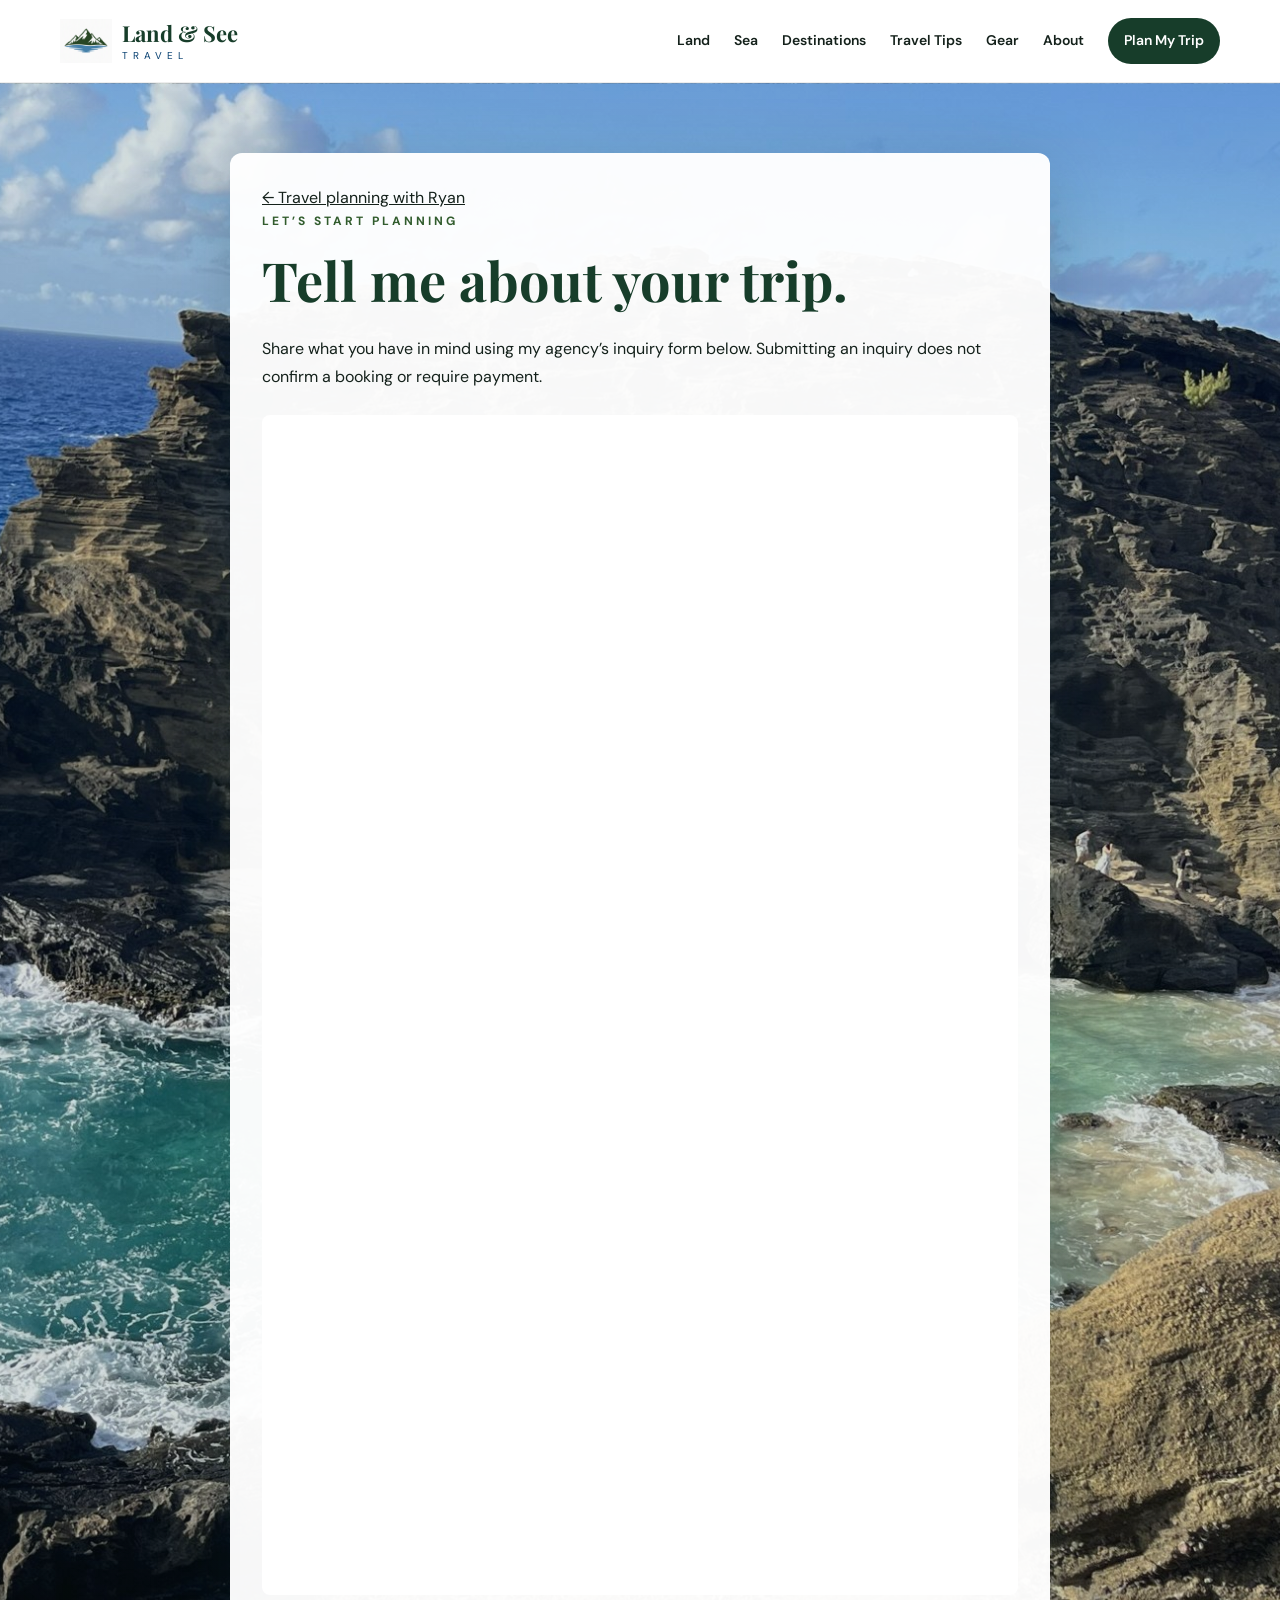
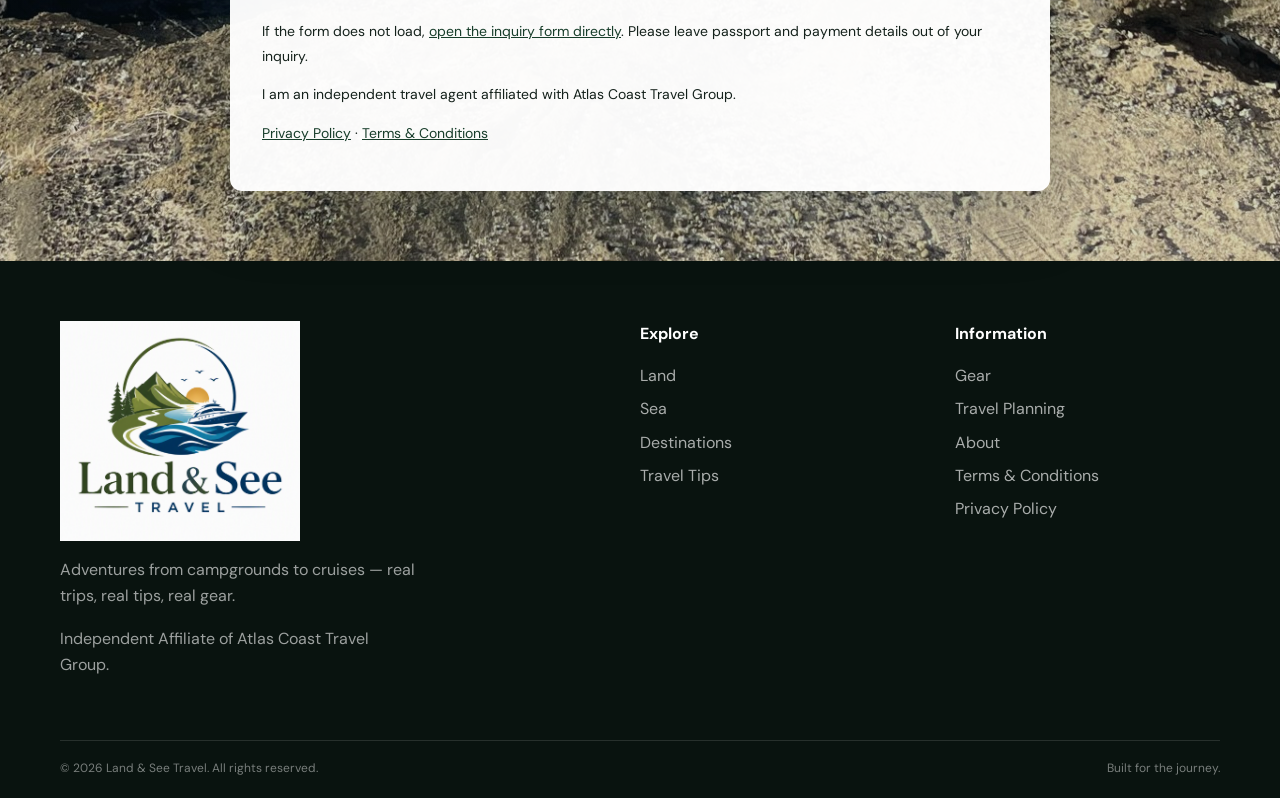
<file: trip-inquiry.html>
<!doctype html>
<html lang="en"><head><base href="/"><meta charset="utf-8"><meta name="viewport" content="width=device-width, initial-scale=1">
<meta name="theme-color" content="#173d2a"><link rel="icon" href="assets/logo-mark.png">
<link rel="preconnect" href="https://fonts.googleapis.com"><link rel="preconnect" href="https://fonts.gstatic.com" crossorigin>
<link href="https://fonts.googleapis.com/css2?family=DM+Sans:wght@400;500;600;700&amp;family=Playfair+Display:wght@600;700&amp;display=swap" rel="stylesheet">
<link rel="stylesheet" href="styles.css">
<title>Trip Inquiry | Land &amp; See Travel</title>
<meta name="description" content="Travel planning and trip booking with Ryan Linnarz at Land &amp; See Travel, an independent affiliate of Atlas Coast Travel Group.">
<link rel="canonical" href="https://landseetravel.com/plan-my-trip/inquiry">
<style>
.trip-page{background:var(--cream)}
.trip-heading{padding:30px 0 0}.trip-breadcrumb{font-size:14px;color:var(--muted);margin-bottom:26px}
.trip-hero{display:grid;grid-template-columns:1.1fr .9fr;gap:55px;align-items:center;padding:20px 0 70px}
.trip-hero h1{font-family:"Playfair Display",Georgia,serif;color:var(--green);font-size:clamp(40px,5.3vw,66px);letter-spacing:-1px;line-height:1.1;margin:0 0 24px}
.trip-hero .lead{font-size:21px}.trip-hero .button{margin:14px 0 10px}.trip-photo{margin:0}.trip-photo img{width:100%;height:480px;object-fit:cover;border-radius:20px}
.trip-disclosure{font-size:14px;color:var(--muted);max-width:560px}.trip-how{background:white}.trip-how .story-grid{grid-template-columns:repeat(3,minmax(0,1fr))}.trip-how h3{font-size:24px}
.trip-contact{padding:65px 24px;text-align:center;border-top:1px solid var(--line)}.trip-contact h2{font-size:clamp(32px,4vw,44px);color:var(--green)}.trip-contact>p{max-width:650px;margin:18px auto}.trip-contact .button{margin:10px}.trip-policies{font-size:14px;color:var(--muted)}.trip-policies a{color:var(--green);text-underline-offset:3px}
.skip-link{position:fixed;top:10px;left:10px;z-index:100;background:white;padding:12px 20px;transform:translateY(-160%)}.skip-link:focus{transform:translateY(0)}a:focus-visible,button:focus-visible{outline:3px solid var(--blue-2);outline-offset:4px}
@media(max-width:900px){.trip-hero{grid-template-columns:1fr;gap:30px;padding-bottom:50px}.trip-photo img{height:380px}.trip-how .story-grid{grid-template-columns:1fr}}
@media(max-width:600px){.trip-heading{padding-top:22px}.trip-hero{padding-top:8px}.trip-hero .lead{font-size:19px}.trip-photo img{height:330px}.trip-contact{padding:48px 20px}}
@media(prefers-reduced-motion:reduce){html{scroll-behavior:auto}}

.planning-scene{background:linear-gradient(90deg,rgba(13,35,31,.38),rgba(13,35,31,.12)),url('assets/planning-coast.jpg') center/cover;min-height:calc(100vh - 90px);padding:70px 24px;display:flex;align-items:center;justify-content:center}
.planning-panel{background:rgba(255,255,255,.97);width:min(100%,720px);padding:52px;border-radius:12px;box-shadow:0 20px 70px #102d3540}
.planning-panel h1{font-family:'Playfair Display',Georgia,serif;color:#173d2a;font-size:clamp(36px,5vw,54px);line-height:1.13;margin:12px 0 24px}
.planning-panel p{line-height:1.75}.planning-panel .button{margin:20px 0}.affiliation,.policy-links,.form-help{font-size:14px}.policy-links a{color:#173d2a;text-decoration:underline}.inquiry-scene{background-image:linear-gradient(#102d352b,#102d352b),url('assets/inquiry-cove.jpg');align-items:flex-start}.inquiry-panel{width:min(100%,760px)}
.inquiry-grid{display:grid;grid-template-columns:1fr 1fr;gap:20px}.inquiry-grid label{display:block;font-weight:600;font-size:15px}.inquiry-grid input,.inquiry-grid textarea,.inquiry-grid select{display:block;width:100%;border:1px solid #b9c7bd;border-radius:5px;background:white;padding:12px;margin-top:8px;font:inherit;color:#173d2a}.full-field{grid-column:1/-1}.preview-note{background:#f5f4ee;border-left:3px solid #b28a41;padding:14px;font-size:14px}.inquiry-panel button:disabled{opacity:.65;cursor:not-allowed}
@media(max-width:600px){.planning-scene{padding:28px 16px}.planning-panel{padding:28px 22px}.inquiry-grid{grid-template-columns:1fr}.full-field{grid-column:auto}}
[hidden]{display:none!important}.date-options{border:1px solid #d4ded5;border-radius:6px;padding:16px;margin:0;min-width:0}.date-options legend{padding:0 6px;font-weight:600}.inquiry-grid>*{min-width:0}.journey-panel{padding:32px;width:min(100%,820px)}.journey-form{display:block;width:100%;height:1180px;border:0;background:white;border-radius:8px;margin:24px 0}.journey-panel .form-help a{color:#173d2a;text-decoration:underline}@media(max-width:600px){.journey-panel{padding:24px 14px}.journey-form{height:1480px}}</style></head><body>
<a class="skip-link" href="#main-content">Skip to content</a>
<header class="site-header">
    <div class="container nav-wrap">
      <a class="brand" href="index.html" aria-label="Land & See Travel home">
        <img src="assets/logo-mark.png" alt="Land & See Travel" class="brand-mark">
        <span class="brand-text"><strong>Land &amp; See</strong><small>TRAVEL</small></span>
      </a>

      <button class="menu-toggle" aria-label="Open navigation" aria-expanded="false">☰</button>

      <nav class="nav">
        <a href="Land-Travel.html">Land</a>
        <a href="index.html#sea">Sea</a>
        <a href="Destinations.html">Destinations</a>
        <a href="index.html#tips">Travel Tips</a>
        <a href="index.html#gear">Gear</a>
        <a href="index.html#about">About</a>
        <a class="nav-cta" href="plan-my-trip.html">Plan My Trip</a>
      </nav>
    </div>
  </header>
<main id="main-content" class="planning-scene inquiry-scene">
<section class="planning-panel inquiry-panel journey-panel" aria-labelledby="inquiry-title">
<a href="plan-my-trip.html">← Travel planning with Ryan</a>
<p class="eyebrow green">LET’S START PLANNING</p>
<h1 id="inquiry-title">Tell me about your trip.</h1>
<p>Share what you have in mind using my agency’s inquiry form below. Submitting an inquiry does not confirm a booking or require payment.</p>
<iframe class="journey-form" src="https://myatlasgo.com/form/atlas-466cce" title="Land and See Travel trip inquiry form, powered by JourneyFuse" referrerpolicy="strict-origin-when-cross-origin" loading="eager"></iframe>
<p class="form-help">If the form does not load, <a href="https://myatlasgo.com/form/atlas-466cce">open the inquiry form directly</a>. Please leave passport and payment details out of your inquiry.</p>
<p class="affiliation">I am an independent travel agent affiliated with Atlas Coast Travel Group.</p>
<p class="policy-links"><a href="privacy-policy.html">Privacy Policy</a> · <a href="Terms-and-Conditions.html">Terms &amp; Conditions</a></p>
</section></main>
<footer class="footer">
    <div class="container footer-grid">

      <div>
        <img src="assets/logo-full.png" alt="Land & See Travel" class="footer-logo">
        <p>Adventures from campgrounds to cruises — real trips, real tips, real gear.</p><p>Independent Affiliate of Atlas Coast Travel Group.</p>
      </div>

      <div>
        <h4>Explore</h4>
        <a href="Land-Travel.html">Land</a>
        <a href="index.html#sea">Sea</a>
        <a href="Destinations.html">Destinations</a>
        <a href="index.html#tips">Travel Tips</a>
      </div>

      <div>
        <h4>Information</h4>
        <a href="index.html#gear">Gear</a>
        <a href="plan-my-trip.html">Travel Planning</a>
        <a href="index.html#about">About</a>
        <a href="Terms-and-Conditions.html">Terms &amp; Conditions</a>
        <a href="privacy-policy.html">Privacy Policy</a>
      </div>

    </div>

    <div class="container footer-bottom">
      <span>© <span id="year"></span> Land &amp; See Travel. All rights reserved.</span>
      <span>Built for the journey.</span>
    </div>
  </footer>
<script src="script.js"></script>
</body></html>
</file>
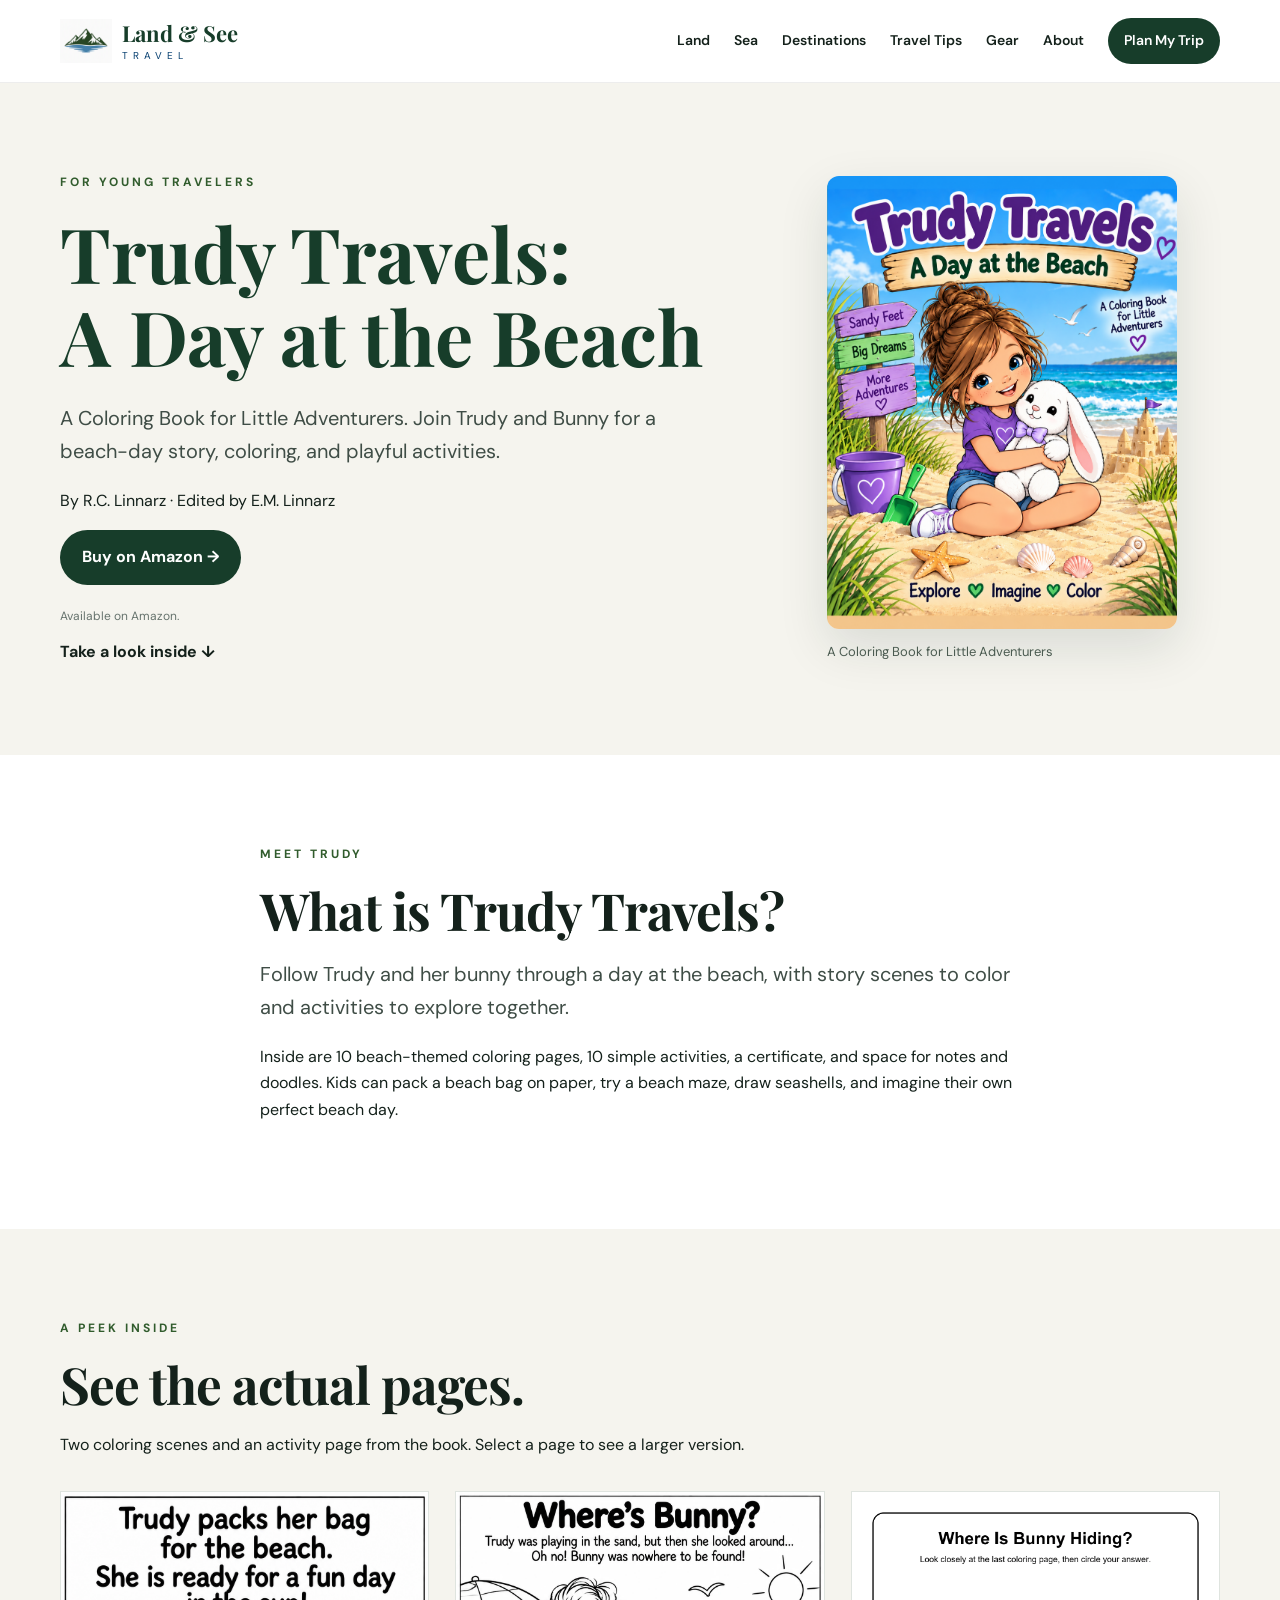
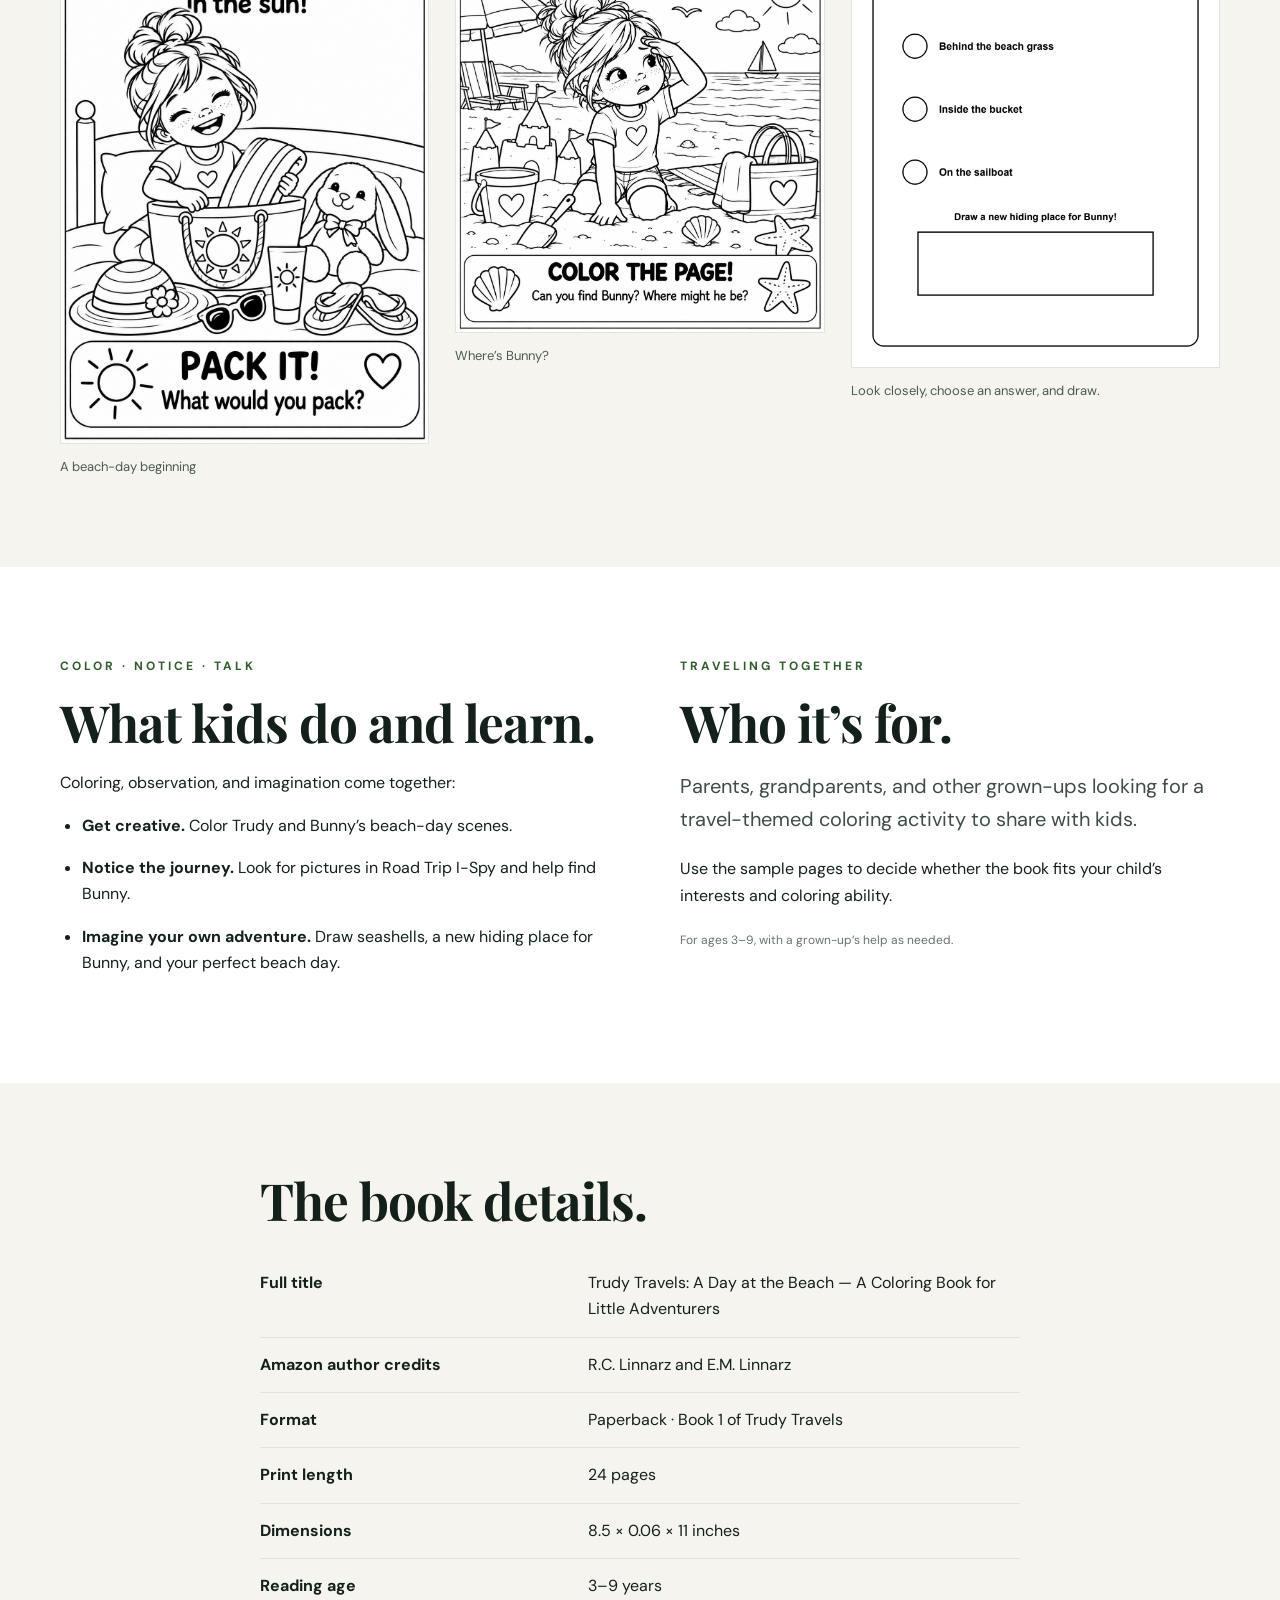
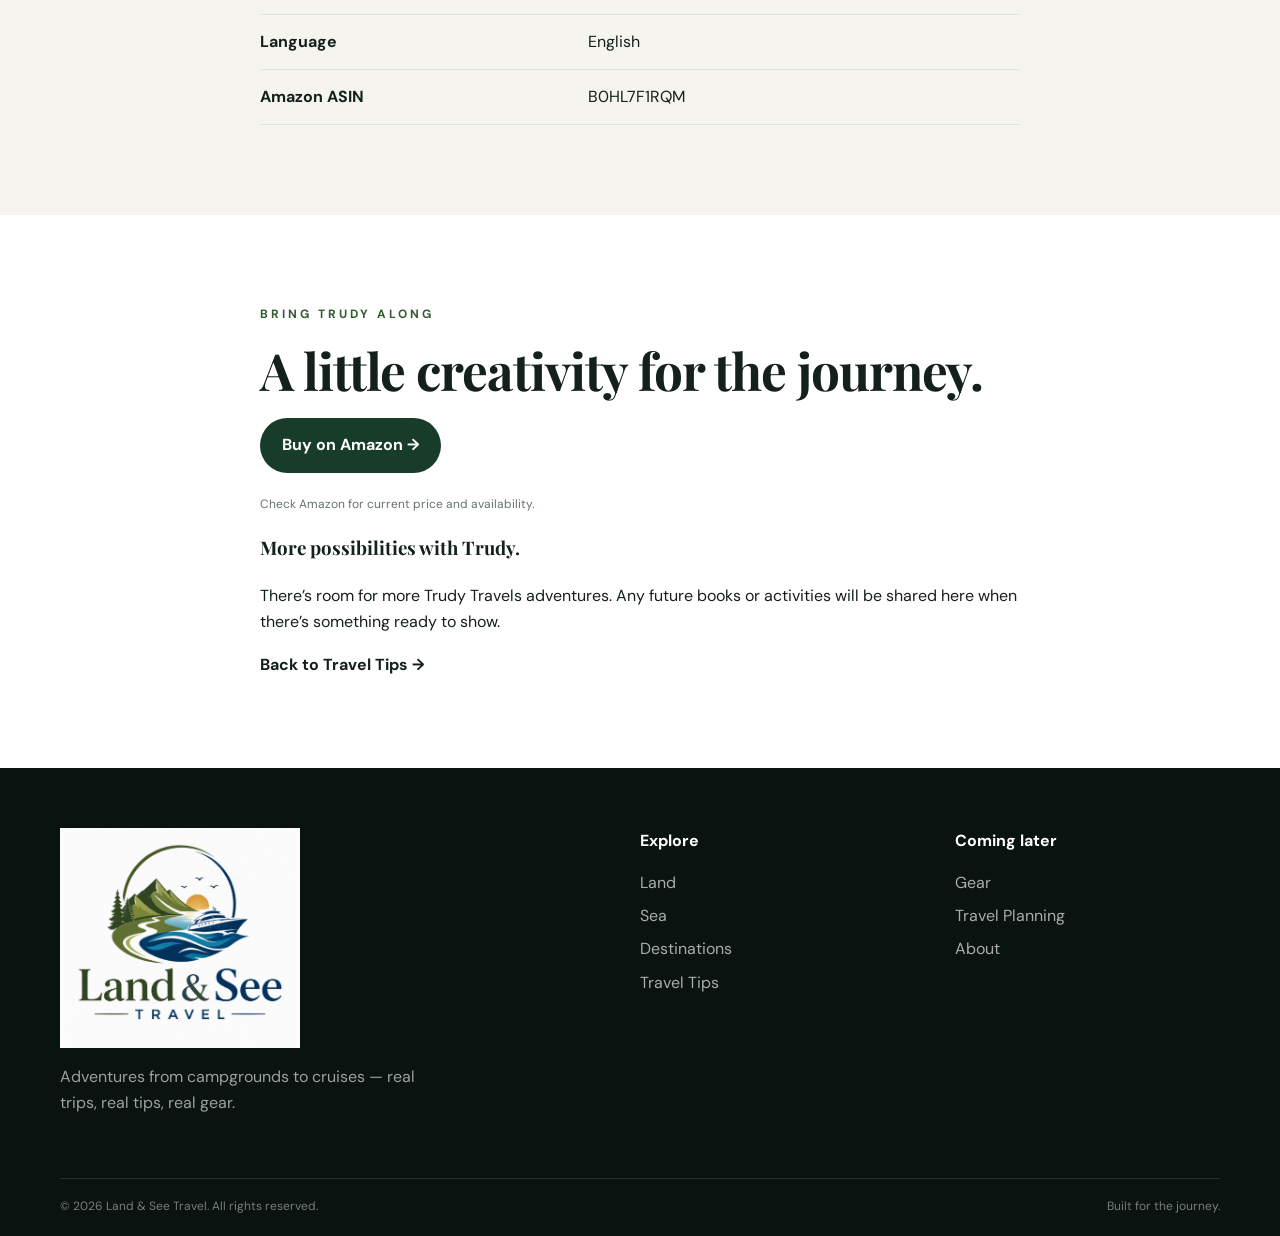
<file: Trudy-Travels.html>
<!doctype html>
<html lang="en">
<head>
  <meta charset="utf-8">
  <meta name="viewport" content="width=device-width, initial-scale=1">
  <title>Trudy Travels: A Day at the Beach | Land &amp; See Travel</title>
  
  <meta name="theme-color" content="#173d2a">
  
  
  
  <link rel="icon" href="assets/logo-mark.png">
  <link rel="preconnect" href="https://fonts.googleapis.com">
  <link rel="preconnect" href="https://fonts.gstatic.com" crossorigin>
  <link href="https://fonts.googleapis.com/css2?family=DM+Sans:wght@400;500;600;700&family=Playfair+Display:wght@600;700&display=swap" rel="stylesheet">
  <link rel="stylesheet" href="styles.css">
<meta name="robots" content="noindex, nofollow"><link rel="stylesheet" href="trudy-travels.css"></head>
<body>

  <header class="site-header">
    <div class="container nav-wrap">
      <a class="brand" href="index.html#top" aria-label="Land & See Travel home">
        <img src="assets/logo-mark.png" alt="Land & See Travel" class="brand-mark">
        <span class="brand-text"><strong>Land &amp; See</strong><small>TRAVEL</small></span>
      </a>

      <button class="menu-toggle" aria-label="Open navigation" aria-expanded="false">☰</button>

      <nav class="nav">
        <a href="index.html#land">Land</a>
        <a href="index.html#sea">Sea</a>
        <a href="index.html#destinations">Destinations</a>
        <a href="index.html#tips">Travel Tips</a>
        <a href="index.html#gear">Gear</a>
        <a href="index.html#about">About</a>
        <a class="nav-cta" href="/#booking">Plan My Trip</a>
      </nav>
    </div>
  </header>

  <main id="top" class="trudy-page">
  <section class="section soft">
    <div class="container trudy-hero">
      <div>
        <p class="eyebrow green">FOR YOUNG TRAVELERS</p>
        <h1>Trudy Travels:<br>A Day at the Beach</h1>
        <p class="lead">A Coloring Book for Little Adventurers. Join Trudy and Bunny for a beach-day story, coloring, and playful activities.</p>
        <p>By R.C. Linnarz · Edited by E.M. Linnarz</p>
        <a class="button button-dark" href="https://www.amazon.com/dp/B0HL7F1RQM">Buy on Amazon →</a>
        <p id="amazon-top" class="small-note">Available on Amazon.</p>
        <a class="text-link" href="#inside">Take a look inside ↓</a>
      </div>
      <figure class="trudy-cover">
        <img src="assets/trudy/cover.png" width="1145" height="1374" alt="Trudy Travels: A Day at the Beach cover, showing Trudy holding Bunny on a sunny beach.">
        <figcaption>A Coloring Book for Little Adventurers</figcaption>
      </figure>
    </div>
  </section>
  <section class="section">
    <div class="container trudy-reading">
      <p class="eyebrow green">MEET TRUDY</p>
      <h2>What is Trudy Travels?</h2>
      <p class="lead">Follow Trudy and her bunny through a day at the beach, with story scenes to color and activities to explore together.</p>
      <p>Inside are 10 beach-themed coloring pages, 10 simple activities, a certificate, and space for notes and doodles. Kids can pack a beach bag on paper, try a beach maze, draw seashells, and imagine their own perfect beach day.</p>
    </div>
  </section>
  <section id="inside" class="section soft">
    <div class="container">
      <p class="eyebrow green">A PEEK INSIDE</p>
      <h2>See the actual pages.</h2>
      <p>Two coloring scenes and an activity page from the book. Select a page to see a larger version.</p>
      <div class="trudy-samples">
        <figure><a href="assets/trudy/beach-day.png" aria-label="View larger sample: A beach-day beginning"><img src="assets/trudy/beach-day.png" width="1024" height="1536" alt="Trudy wakes up with Bunny, excited for beach day." loading="lazy"></a><figcaption>A beach-day beginning</figcaption></figure>
        <figure><a href="assets/trudy/wheres-bunny.webp" aria-label="View larger sample: Where’s Bunny?"><img src="assets/trudy/wheres-bunny.webp" width="1145" height="1374" alt="Trudy looks for Bunny among the beach toys and sandcastles." loading="lazy"></a><figcaption>Where’s Bunny?</figcaption></figure>
        <figure><a href="assets/trudy/bunny-hiding.webp" aria-label="View larger sample: Look closely, choose an answer, and draw."><img src="assets/trudy/bunny-hiding.webp" width="1224" height="1584" alt="Where Is Bunny Hiding? Activity with three choices and a space to draw a new hiding place." loading="lazy"></a><figcaption>Look closely, choose an answer, and draw.</figcaption></figure>
      </div>
    </div>
  </section>
  <section class="section">
    <div class="container intro-grid">
      <div>
        <p class="eyebrow green">COLOR · NOTICE · TALK</p>
        <h2>What kids do and learn.</h2>
        <p>Coloring, observation, and imagination come together:</p>
        <ul class="trudy-list">
          <li><strong>Get creative.</strong> Color Trudy and Bunny’s beach-day scenes.</li>
          <li><strong>Notice the journey.</strong> Look for pictures in Road Trip I-Spy and help find Bunny.</li>
          <li><strong>Imagine your own adventure.</strong> Draw seashells, a new hiding place for Bunny, and your perfect beach day.</li>
        </ul>
      </div>
      <div>
        <p class="eyebrow green">TRAVELING TOGETHER</p>
        <h2>Who it’s for.</h2>
        <p class="lead">Parents, grandparents, and other grown-ups looking for a travel-themed coloring activity to share with kids.</p>
        <p>Use the sample pages to decide whether the book fits your child’s interests and coloring ability.</p>
        <p class="small-note">For ages 3–9, with a grown-up’s help as needed.</p>
      </div>
    </div>
  </section>
  <section class="section soft">
    <div class="container trudy-reading">
      <h2>The book details.</h2>
      <dl class="trudy-details">
        <div><dt>Full title</dt><dd>Trudy Travels: A Day at the Beach — A Coloring Book for Little Adventurers</dd></div>
        <div><dt>Amazon author credits</dt><dd>R.C. Linnarz and E.M. Linnarz</dd></div>
        <div><dt>Format</dt><dd>Paperback · Book 1 of Trudy Travels</dd></div>
        <div><dt>Print length</dt><dd>24 pages</dd></div>
        <div><dt>Dimensions</dt><dd>8.5 × 0.06 × 11 inches</dd></div>
        <div><dt>Reading age</dt><dd>3–9 years</dd></div>
        <div><dt>Language</dt><dd>English</dd></div>
        <div><dt>Amazon ASIN</dt><dd>B0HL7F1RQM</dd></div>
      </dl>
    </div>
  </section>
  <section class="section">
    <div class="container trudy-reading">
      <p class="eyebrow green">BRING TRUDY ALONG</p>
      <h2>A little creativity for the journey.</h2>
      <a class="button button-dark" href="https://www.amazon.com/dp/B0HL7F1RQM">Buy on Amazon →</a>
      <p id="amazon-bottom" class="small-note">Check Amazon for current price and availability.</p>
      <h3>More possibilities with Trudy.</h3>
      <p>There’s room for more Trudy Travels adventures. Any future books or activities will be shared here when there’s something ready to show.</p>
      <a class="text-link" href="index.html#tips">Back to Travel Tips →</a>
    </div>
  </section>
</main>  <footer class="footer">
    <div class="container footer-grid">

      <div>
        <img src="assets/logo-full.png" alt="Land & See Travel" class="footer-logo">
        <p>Adventures from campgrounds to cruises — real trips, real tips, real gear.</p>
      </div>

      <div>
        <h4>Explore</h4>
        <a href="index.html#land">Land</a>
        <a href="index.html#sea">Sea</a>
        <a href="index.html#destinations">Destinations</a>
        <a href="index.html#tips">Travel Tips</a>
      </div>

      <div>
        <h4>Coming later</h4>
        <a href="index.html#gear">Gear</a>
        <a href="/#booking">Travel Planning</a>
        <a href="index.html#about">About</a>
      </div>

    </div>

    <div class="container footer-bottom">
      <span>© <span id="year"></span> Land &amp; See Travel. All rights reserved.</span>
      <span>Built for the journey.</span>
    </div>
  </footer>

  <script src="script.js"></script>
</body>
</html>
</file>
<file: styles.css>
:root{
  --green:#173d2a;
  --green-2:#315c2d;
  --blue:#063f70;
  --blue-2:#176a9b;
  --gold:#dca23a;
  --ink:#14211b;
  --muted:#66736d;
  --cream:#f5f4ee;
  --white:#fff;
  --line:#dfe4df;
  --shadow:0 18px 50px rgba(17,39,29,.12);
}
*{box-sizing:border-box}
html{scroll-behavior:smooth}
body{margin:0;color:var(--ink);font-family:"DM Sans",Arial,sans-serif;background:#fff;line-height:1.65}
img{display:block;max-width:100%}
a{color:inherit}
.container{width:min(1160px,calc(100% - 40px));margin:auto}
.site-header{position:sticky;top:0;z-index:20;background:rgba(255,255,255,.96);backdrop-filter:blur(12px);border-bottom:1px solid rgba(0,0,0,.07)}
.nav-wrap{height:82px;display:flex;align-items:center;justify-content:space-between;gap:24px}
.brand{display:flex;align-items:center;text-decoration:none;gap:10px}
.brand-mark{width:52px;height:52px;object-fit:contain}
.brand-text{display:flex;flex-direction:column;line-height:1}
.brand-text strong{font-family:"Playfair Display",Georgia,serif;font-size:22px;color:var(--green)}
.brand-text small{font-size:10px;letter-spacing:5px;color:var(--blue);margin-top:7px}
.nav{display:flex;align-items:center;gap:24px;font-size:14px;font-weight:600}
.nav a{text-decoration:none}
.nav a:hover{color:var(--blue-2)}
.nav-cta{background:var(--green);color:white!important;padding:11px 16px;border-radius:999px}
.menu-toggle{display:none;border:0;background:none;font-size:26px}
.hero{min-height:700px;position:relative;color:white;display:flex;align-items:center;overflow:hidden}
.hero-image{position:absolute;inset:0;background:url("assets/glacier-lake.jpeg") center/cover no-repeat;transform:scale(1.02)}
.hero-overlay{position:absolute;inset:0;background:linear-gradient(90deg,rgba(5,25,16,.82),rgba(5,25,16,.38) 52%,rgba(5,25,16,.08))}
.hero-content{position:relative;z-index:1;padding:90px 0;max-width:760px}
.eyebrow{font-size:12px;letter-spacing:3px;font-weight:700;margin:0 0 18px}
.eyebrow.green{color:var(--green-2)}
.eyebrow.gold{color:var(--gold)}
.hero h1,h2,h3{font-family:"Playfair Display",Georgia,serif}
.hero h1{font-size:clamp(48px,7vw,82px);line-height:1.04;margin:0 0 20px;letter-spacing:-2px}
.hero h1 em{font-style:normal}
.hero-copy{font-size:25px;font-weight:600;margin:0 0 10px}
.hero-description{font-size:18px;max-width:650px;color:rgba(255,255,255,.9)}
.hero-actions{display:flex;gap:24px;align-items:center;margin-top:32px}
.button{display:inline-block;text-decoration:none;border-radius:999px;padding:13px 21px;font-weight:700;border:1px solid transparent}
.button-light{background:white;color:var(--green)}
.button-dark{background:var(--green);color:white}
.text-link{text-decoration:none;font-weight:700}
.text-link.light{color:white}
.section{padding:90px 0}
.intro{background:white}
.intro-grid{display:grid;grid-template-columns:1fr 1fr;gap:80px;align-items:start}
h2{font-size:clamp(36px,4vw,55px);line-height:1.08;letter-spacing:-1px;margin:0 0 20px}
.lead{font-size:20px;color:#3f4d46}
.soft{background:var(--cream)}
.section-heading{display:flex;justify-content:space-between;align-items:end;gap:30px;margin-bottom:38px}
.section-heading>p{max-width:420px;color:var(--muted);margin:0}
.adventure-grid{display:grid;grid-template-columns:repeat(3,1fr);gap:22px}
.adventure-card{position:relative;min-height:520px;overflow:hidden;border-radius:20px;text-decoration:none;background:#111;box-shadow:var(--shadow)}
.adventure-card img{position:absolute;inset:0;width:100%;height:100%;object-fit:cover;transition:transform .5s}
.adventure-card:hover img{transform:scale(1.05)}
.adventure-card:after{content:"";position:absolute;inset:0;background:linear-gradient(180deg,transparent 25%,rgba(0,0,0,.8) 100%)}
.card-content{position:absolute;z-index:2;bottom:0;padding:30px;color:white}
.card-content span,.tag{font-size:11px;letter-spacing:2px;font-weight:800}
.card-content h3{font-size:32px;line-height:1.1;margin:10px 0}
.card-content p{color:rgba(255,255,255,.88)}
.card-content strong{color:#fff}
.story-grid{display:grid;grid-template-columns:1.3fr 1fr 1fr;gap:25px}
.story{border:1px solid var(--line);border-radius:18px;overflow:hidden;background:white}
.story img{width:100%;height:250px;object-fit:cover}
.story.featured img{height:330px}
.story-body{padding:25px}
.story-body .tag{color:var(--blue)}
.story h3{font-size:28px;line-height:1.15;margin:9px 0 10px}
.story-body p{color:var(--muted)}
.story-body a{font-weight:700;text-decoration:none;color:var(--green)}
.dark-section{background:var(--green);color:white}
.feature-grid{display:grid;grid-template-columns:1fr 1fr;gap:100px}
.feature-grid .large{font-size:20px;color:rgba(255,255,255,.8);max-width:550px}
.tips-list>div{border-top:1px solid rgba(255,255,255,.2);padding:18px 0;display:grid;grid-template-columns:45px 1fr;column-gap:12px}
.tips-list>div:last-child{border-bottom:1px solid rgba(255,255,255,.2)}
.tips-list span{color:var(--gold);font-weight:800}
.tips-list strong{font-size:18px}
.tips-list p{grid-column:2;margin:2px 0 0;color:rgba(255,255,255,.7)}
.gear-section{background:#fff}
.gear-grid{display:grid;grid-template-columns:1fr 1fr;gap:80px;align-items:center}
.gear-image img{width:100%;height:600px;object-fit:cover;border-radius:22px}
.gear-copy{max-width:530px}
.small-note{font-size:12px;color:var(--muted);margin-top:22px}
.planning{background:linear-gradient(135deg,var(--blue),#0a5b82);color:white}
.planning-inner{display:grid;grid-template-columns:1.2fr .8fr;gap:70px;align-items:center}
.planning p:not(.eyebrow){color:rgba(255,255,255,.82);font-size:18px;max-width:650px}
.coming-card{background:rgba(255,255,255,.1);border:1px solid rgba(255,255,255,.2);border-radius:20px;padding:32px;display:flex;flex-direction:column;gap:8px}
.coming-card .mark{font-family:"Playfair Display",Georgia,serif;font-size:54px;color:var(--gold)}
.coming-card span{color:rgba(255,255,255,.7)}
.about-section{background:var(--cream)}
.about-grid{display:grid;grid-template-columns:1fr 1fr;gap:80px;align-items:center}
.about-photo img{width:100%;height:540px;object-fit:cover;border-radius:22px}
.newsletter{background:#0e1e17;color:white;padding:70px 0}
.newsletter-inner{display:grid;grid-template-columns:1fr 1fr;gap:70px;align-items:center}
.newsletter p:not(.eyebrow){color:rgba(255,255,255,.72)}
.signup-form label{display:block;font-size:13px;font-weight:700;margin-bottom:8px}
.form-row{display:flex;gap:10px}
.signup-form input{flex:1;padding:14px 16px;border-radius:999px;border:0;font:inherit}
.signup-form button{border:0;border-radius:999px;padding:0 20px;font-weight:700}
.signup-form small{display:block;color:rgba(255,255,255,.5);margin-top:10px}
.footer{background:#09130f;color:white;padding:60px 0 20px}
.footer-grid{display:grid;grid-template-columns:2fr 1fr 1fr;gap:50px}
.footer-logo{width:240px;height:auto;object-fit:contain;margin-bottom:10px}
.footer p{color:rgba(255,255,255,.6);max-width:360px}
.footer h4{margin:0 0 15px}
.footer a{display:block;color:rgba(255,255,255,.65);text-decoration:none;margin:7px 0}
.footer a:hover{color:white}
.footer-bottom{border-top:1px solid rgba(255,255,255,.12);margin-top:45px;padding-top:18px;display:flex;justify-content:space-between;color:rgba(255,255,255,.45);font-size:12px}
@media(max-width:900px){
  .nav{display:none;position:absolute;top:82px;left:0;right:0;background:white;padding:20px;box-shadow:0 15px 30px rgba(0,0,0,.1);flex-direction:column;align-items:stretch}
  .nav.open{display:flex}
  .menu-toggle{display:block}
  .adventure-grid,.story-grid{grid-template-columns:1fr}
  .adventure-card{min-height:440px}
  .story.featured img,.story img{height:300px}
  .intro-grid,.feature-grid,.gear-grid,.planning-inner,.about-grid,.newsletter-inner{grid-template-columns:1fr;gap:45px}
  .section-heading{display:block}
  .section-heading>p{margin-top:15px}
  .gear-image img,.about-photo img{height:460px}
  .footer-grid{grid-template-columns:1fr 1fr}
}
@media(max-width:600px){
  .container{width:min(100% - 28px,1160px)}
  .nav-wrap{height:72px}
  .nav{top:72px}
  .hero{min-height:650px}
  .hero-content{padding:70px 0}
  .hero h1{font-size:48px}
  .hero-description{font-size:16px}
  .hero-actions{flex-direction:column;align-items:flex-start}
  .section{padding:65px 0}
  .gear-image img,.about-photo img{height:360px}
  .footer-grid{grid-template-columns:1fr}
  .footer-bottom{display:block}
  .footer-bottom span{display:block;margin:6px 0}
  .form-row{display:block}
  .signup-form button{width:100%;height:48px;margin-top:10px}
}

/* Homepage booking section: one destination for planning links across the site. */
/* A shorter homepage hero leaves the explanation to the welcome section. */
.home-page .hero{min-height:520px}
.home-page .hero-content{padding:64px 0}
.home-page .hero h1{font-size:clamp(44px,6vw,74px);line-height:1.08}
.home-page .hero-actions{margin-top:24px}
@media(max-width:600px){.home-page .hero{min-height:420px}.home-page .hero-content{padding:48px 0}.home-page .hero h1{font-size:44px}.home-page .hero-actions{gap:18px}}
/* The welcome copy reads as a compact closing band beneath the hero. */
.home-page .intro{padding:32px 0;background:var(--cream);border-bottom:1px solid var(--line)}
.home-page .intro-grid{grid-template-columns:.9fr 1.1fr;gap:48px;align-items:center}
.home-page .intro .eyebrow{font-size:14px;letter-spacing:2px;margin:0 0 10px}
.home-page .intro h2{font-size:clamp(27px,2.5vw,34px);line-height:1.16;letter-spacing:-.5px;margin:0}
.home-page .intro p:not(.eyebrow){font-size:15px;line-height:1.65;margin:0 0 9px;color:#46574c}
.home-page .intro p:last-child{margin-bottom:0}
@media(max-width:900px){.home-page .intro-grid{grid-template-columns:1fr;gap:18px}}
@media(max-width:600px){.home-page .intro{padding:26px 0}.home-page .intro-grid{gap:16px}.home-page .intro h2{font-size:28px}}
#booking,#plan{scroll-margin-top:105px}
.booking-section{position:relative;color:#fff;background:linear-gradient(90deg,rgba(12,43,36,.93),rgba(12,43,36,.75) 48%,rgba(12,43,36,.38)),url("assets/planning-coast.jpg") center/cover no-repeat}
.booking-anchor{position:absolute;top:0;left:0;width:1px;height:1px;pointer-events:none}
.booking-inner{display:grid;grid-template-columns:1.05fr 1fr;gap:64px;align-items:center}
.booking-copy{max-width:560px}.booking-copy h2{font-size:clamp(36px,4.8vw,58px)}.booking-copy p:not(.eyebrow){font-size:19px;line-height:1.75;color:rgba(255,255,255,.92)}
.booking-card{background:#fff;color:var(--ink);padding:36px;border-radius:20px;box-shadow:0 18px 50px rgba(5,25,16,.22)}
.booking-card h3{font-size:30px;line-height:1.2;margin:0 0 24px}.booking-card .eyebrow{font-size:11px;letter-spacing:2px}.booking-card .button{max-width:100%;text-align:center}
.booking-card .booking-help{font-size:15px;line-height:1.7;color:#4c5e53;margin:20px 0}.booking-card .booking-affiliation{font-size:14px;line-height:1.65;color:#4c5e53;border-top:1px solid var(--line);padding-top:18px;margin:0 0 12px}.booking-policies{font-size:14px;margin:0}.booking-policies a{text-underline-offset:3px;color:var(--green)}
a:focus-visible,button:focus-visible{outline:3px solid var(--gold);outline-offset:4px}
@media(max-width:900px){.booking-inner{grid-template-columns:1fr;gap:30px}.booking-copy{max-width:680px}.booking-card{max-width:680px}.booking-section{background-position:35% center}}
@media(max-width:600px){.booking-card{padding:26px 22px}.booking-card .button{width:100%}.booking-copy p:not(.eyebrow){font-size:18px}#booking,#plan{scroll-margin-top:90px}}
@media(prefers-reduced-motion:reduce){html{scroll-behavior:auto}}

/* Local design preview: introduction, exploration, then planning. */
.home-page .hero{min-height:550px}
.home-page .hero-content{max-width:1160px;padding:64px 0}
.home-page .hero h1{font-size:clamp(42px,5.1vw,66px);max-width:880px;line-height:1.12}
.home-page .hero .eyebrow{font-size:15px;letter-spacing:2.5px}
.hero-welcome-copy{max-width:660px;font-size:17px;line-height:1.7;color:#f3f6f3}
.hero-welcome-copy p{margin:0 0 10px}
.home-page .intro{padding:32px 0}
.explore-band{display:flex;align-items:center;justify-content:space-between;gap:32px}
.home-page .intro h2{font-size:clamp(27px,2.8vw,36px);margin:0}
.home-page .intro .hero-actions{margin:0;flex-wrap:wrap}
.home-page .booking-section{background:#e9f2f5;color:var(--ink)}
.home-page .booking-copy .eyebrow{color:#28617a}
.home-page .booking-copy p:not(.eyebrow){color:#465e69}
.home-page .booking-card{box-shadow:0 14px 40px rgba(29,69,89,.1);border:1px solid #d8e5eb}
@media(max-width:900px){.explore-band{align-items:flex-start;flex-direction:column;gap:22px}}
@media(max-width:600px){.home-page .hero{min-height:0}.home-page .hero-content{padding:48px 0}.home-page .hero h1{font-size:40px;letter-spacing:-1px}.hero-welcome-copy{font-size:16px}.home-page .intro{padding:28px 0}.home-page .intro .hero-actions{gap:18px}}

.home-page .booking-section{background:linear-gradient(90deg,rgba(239,247,249,.94),rgba(239,247,249,.84) 46%,rgba(239,247,249,.42)),url("assets/booking-hawaii-ocean.jpg") center 56%/cover no-repeat}
.home-page .about-photo img{height:auto;aspect-ratio:4/3;object-fit:cover}
@media(max-width:900px){.home-page .booking-section{background:linear-gradient(rgba(239,247,249,.86),rgba(239,247,249,.76)),url("assets/booking-hawaii-ocean.jpg") center/cover no-repeat}}

.home-page .hero-content{position:relative}
.hero-meet-link{position:absolute;right:0;bottom:66px;padding:12px 18px;border:1px solid rgba(255,255,255,.65);border-radius:999px;background:rgba(5,25,16,.35)}
.home-page .intro{padding:22px 0}
.home-page .intro h2{font-size:clamp(24px,2.6vw,32px);line-height:1.25}
.explore-band{gap:24px}
@media(max-width:1100px){.hero-meet-link{position:static;display:inline-block;margin-top:18px}}
@media(max-width:900px){.explore-band{flex-direction:row;align-items:center}.home-page .intro h2{font-size:26px}}
@media(max-width:600px){.explore-band{flex-direction:column;align-items:flex-start;gap:16px}.home-page .intro{padding:22px 0}.home-page .intro h2{font-size:25px}}

/* Keep the ocean visible while giving the copy a light reading surface. */
.home-page .booking-section{background:linear-gradient(90deg,rgba(239,247,249,.72),rgba(239,247,249,.38) 55%,rgba(239,247,249,.12)),url("assets/booking-hawaii-ocean.jpg") center 56%/cover no-repeat}
.home-page .booking-copy{background:rgba(246,250,251,.78);padding:28px;border-radius:18px;backdrop-filter:blur(2px)}
@media(max-width:900px){.home-page .booking-section{background:linear-gradient(rgba(239,247,249,.28),rgba(239,247,249,.22)),url("assets/booking-hawaii-ocean.jpg") center/cover no-repeat}.home-page .booking-copy{padding:24px}}

.home-page .booking-inner{display:flex;justify-content:flex-end}
.home-page .booking-card{width:min(100%,540px);background:rgba(255,255,255,.86);backdrop-filter:blur(5px);padding:38px}
.home-page .booking-card h2{font-size:clamp(32px,3.5vw,44px);line-height:1.15;margin:0 0 26px}
.home-page .booking-section{background:linear-gradient(90deg,rgba(239,247,249,.12),rgba(239,247,249,.24)),url("assets/booking-hawaii-ocean.jpg") center 56%/cover no-repeat}
@media(max-width:600px){.home-page .booking-card{padding:28px 24px}.home-page .booking-section{padding:54px 0}}
</file>
<file: destination-story.css>
.destination-page{background:var(--cream)}
.destination-heading{padding:30px 0 36px}
.breadcrumb{font-size:13px;color:var(--muted);margin-bottom:28px}
.breadcrumb a{text-underline-offset:3px}
.destination-heading h1{font-family:"Playfair Display",Georgia,serif;font-size:clamp(38px,6vw,68px);line-height:1.1;color:var(--green);margin:0 0 18px;letter-spacing:-1px}
.destination-heading .lead{max-width:730px;margin-bottom:0}
.destination-cover img{width:100%;max-height:620px;object-fit:cover;border-radius:18px}
.trip-facts{display:flex;flex-wrap:wrap;gap:12px;margin-top:22px}
.trip-facts span{background:white;border:1px solid var(--line);border-radius:999px;padding:8px 15px;font-size:14px}
.destination-copy{max-width:800px;margin:auto;padding:36px 24px 65px;font-size:18px;line-height:1.85}
.destination-copy h2{font-size:30px;line-height:1.25;color:var(--green);margin:42px 0 20px}
.destination-copy h3{font-size:23px;color:var(--green);margin:24px 0 12px}
.destination-copy p{margin:0 0 24px}
.destination-copy li{margin-bottom:8px}
.destination-copy a{color:var(--green);text-underline-offset:4px}
.camp-details{background:white;border:1px solid var(--line);border-radius:14px;padding:22px;margin:24px 0}
.camp-details dt{font-weight:700}.camp-details dd{margin:0 0 14px}.camp-details dd:last-child{margin-bottom:0}
.destination-copy figure{margin:30px 0}.destination-copy figure img{width:100%;height:auto;border-radius:12px}
.destination-copy figcaption{font-size:13px;color:var(--muted);margin-top:8px}
.story-return{display:flex;flex-wrap:wrap;gap:22px;margin-top:32px;font-weight:700}
.destination-list{padding-top:35px}.destination-list .story-grid{grid-template-columns:repeat(3,minmax(0,1fr))}
.destination-list .story img{height:260px}
a:focus-visible,button:focus-visible{outline:3px solid var(--blue-2);outline-offset:4px}
@media(max-width:900px){.destination-list .story-grid{grid-template-columns:1fr}}
@media(max-width:600px){.destination-heading{padding:22px 0 26px}.destination-copy{font-size:17px;padding:28px 20px 45px}.destination-copy h2{font-size:27px}.trip-facts{gap:8px}.trip-facts span{font-size:12px;padding:7px 11px}.destination-cover img{min-height:240px}.destination-heading h1{letter-spacing:-.5px}}

.destination-copy .portrait-photo{max-width:520px;margin:32px auto}
.destination-cover img{max-height:none;height:auto}
.skip-link{position:fixed;top:10px;left:10px;z-index:100;background:white;color:var(--green);padding:12px 20px;transform:translateY(-160%)}
.skip-link:focus{transform:translateY(0)}
.trip-extra{margin-top:30px;border-top:1px solid var(--line);padding-top:20px}.trip-extra summary{cursor:pointer;font-weight:700;color:var(--green)}
.destination-land-link{margin-top:35px}
@media(prefers-reduced-motion:reduce){html{scroll-behavior:auto}}
</file>
<file: spokane-story.css>
.spokane-story {background:var(--cream);padding-bottom:1px}
.story-heading {padding-top:30px;padding-bottom:36px}
.breadcrumb {font-size:13px;color:var(--muted);margin-bottom:35px}
.breadcrumb a {text-underline-offset:3px}
.story-heading .eyebrow {margin-bottom:14px}
.story-heading h1 {font-family:"Playfair Display",Georgia,serif;font-size:clamp(34px,5.2vw,64px);line-height:1.15;color:var(--green);margin:0;letter-spacing:-1px}
.story-heading h1 em {font-style:normal}
.opening-photo img {width:100%;height:auto;max-height:660px;object-fit:cover;border-radius:18px}
.story-copy {max-width:800px;margin:0 auto;padding:42px 24px 65px;font-size:18px;line-height:1.85}
.story-copy p {margin:0 0 25px}
.story-copy h2 {font-size:30px;line-height:1.25;color:var(--green);margin:48px 0 22px}
.story-copy figure {margin:30px 0}
.story-copy figure img {width:100%;height:auto;border-radius:12px}
.story-copy figcaption {font-size:13px;line-height:1.6;color:var(--muted);margin-top:10px}
.hotel-photos {display:grid;grid-template-columns:1fr 1fr;gap:22px}
.hotel-photos figure {min-width:0}
.back-to-land {display:inline-block;margin-top:20px;font-weight:700;color:var(--green);text-underline-offset:4px}
@media(max-width:600px){.story-heading{padding-top:22px;padding-bottom:26px}.breadcrumb{margin-bottom:25px}.story-heading h1{letter-spacing:-.5px}.story-copy{font-size:17px;padding:28px 20px 45px}.story-copy h2{font-size:27px;margin-top:36px}.hotel-photos{gap:14px}.opening-photo img{border-radius:12px}}
@media(max-width:380px){.hotel-photos{grid-template-columns:1fr}}

.hotel-photos{grid-template-columns:repeat(3,minmax(0,1fr))}
.story-copy .sculpture-photo{max-width:400px;margin:34px auto}
@media(max-width:600px){.hotel-photos{grid-template-columns:1fr}.hotel-photos figure{max-width:380px;margin:12px auto 22px}}

.park-gallery{margin:36px 0}.park-gallery h3{font-size:25px;color:var(--green);margin-bottom:8px}.gallery-hint{font-size:14px;color:var(--muted)}.gallery-controls{display:flex;justify-content:space-between;gap:12px;margin-bottom:12px}.gallery-controls button{padding:10px 16px;border:1px solid var(--green);border-radius:8px;background:white;color:var(--green);font:inherit;font-size:14px;cursor:pointer;min-height:44px}.gallery-track{display:flex;gap:16px;overflow-x:auto;scroll-snap-type:x mandatory;padding-bottom:12px}.story-copy .gallery-track figure{flex:0 0 100%;max-width:none;margin:0;scroll-snap-align:start}.gallery-track figure img{width:100%;height:440px;object-fit:contain;background:#e8e9e1}.gallery-controls button:focus-visible,.gallery-track:focus-visible{outline:3px solid var(--blue);outline-offset:3px}@media(max-width:600px){.gallery-track figure img{height:300px}}
</file>
<file: trudy-travels.css>
.trudy-review{padding:12px 0;background:#fff3d7;color:var(--ink);font-size:14px}
.trudy-hero{display:grid;grid-template-columns:1.2fr .8fr;gap:70px;align-items:center}
.trudy-page h1{font-family:"Playfair Display",Georgia,serif;font-size:clamp(44px,6vw,76px);line-height:1.1;margin:0 0 24px;color:var(--green)}
.trudy-page figure{margin:0}
.trudy-cover{max-width:350px;width:100%;justify-self:center}
.trudy-placeholder{aspect-ratio:3/4;border:2px dashed #829488;border-radius:16px;background:white;display:flex;flex-direction:column;justify-content:center;align-items:center;gap:16px;padding:28px;text-align:center;color:var(--green)}
.trudy-placeholder strong{font-family:"Playfair Display",Georgia,serif;font-size:30px}
.trudy-placeholder span{font-size:14px}
.trudy-page figcaption{font-size:13px;color:#4b5b51;margin-top:12px}
.trudy-reading{max-width:760px}
.trudy-samples{display:grid;grid-template-columns:repeat(3,minmax(0,1fr));gap:26px;margin-top:32px}
.trudy-list{padding-left:22px}
.trudy-list li{margin:16px 0}
.trudy-details{margin:28px 0 0}
.trudy-details>div{display:grid;grid-template-columns:1fr 1.4fr;gap:20px;border-bottom:1px solid var(--line);padding:14px 0}
.trudy-details dt{font-weight:700}
.trudy-details dd{margin:0}
.trudy-page button{font:inherit;font-weight:700;max-width:100%;white-space:normal}
.trudy-page button:disabled{background:#e1e6e1;color:#425348;border-color:#bdc9c0;cursor:not-allowed}
.trudy-page a:focus-visible{outline:3px solid var(--blue);outline-offset:5px}
.trudy-page #inside{scroll-margin-top:95px}
@media(max-width:900px){.trudy-hero{grid-template-columns:1fr;gap:40px}}
@media(max-width:600px){.trudy-samples{grid-template-columns:1fr}.trudy-samples figure{max-width:350px;width:100%;margin:auto}.trudy-details>div{grid-template-columns:1fr;gap:4px}}

.trudy-cover img{width:100%;height:auto;border-radius:12px;box-shadow:var(--shadow)}
.trudy-samples img{width:100%;height:auto;border:1px solid var(--line);background:white}
.trudy-samples a{display:block}
</file>
